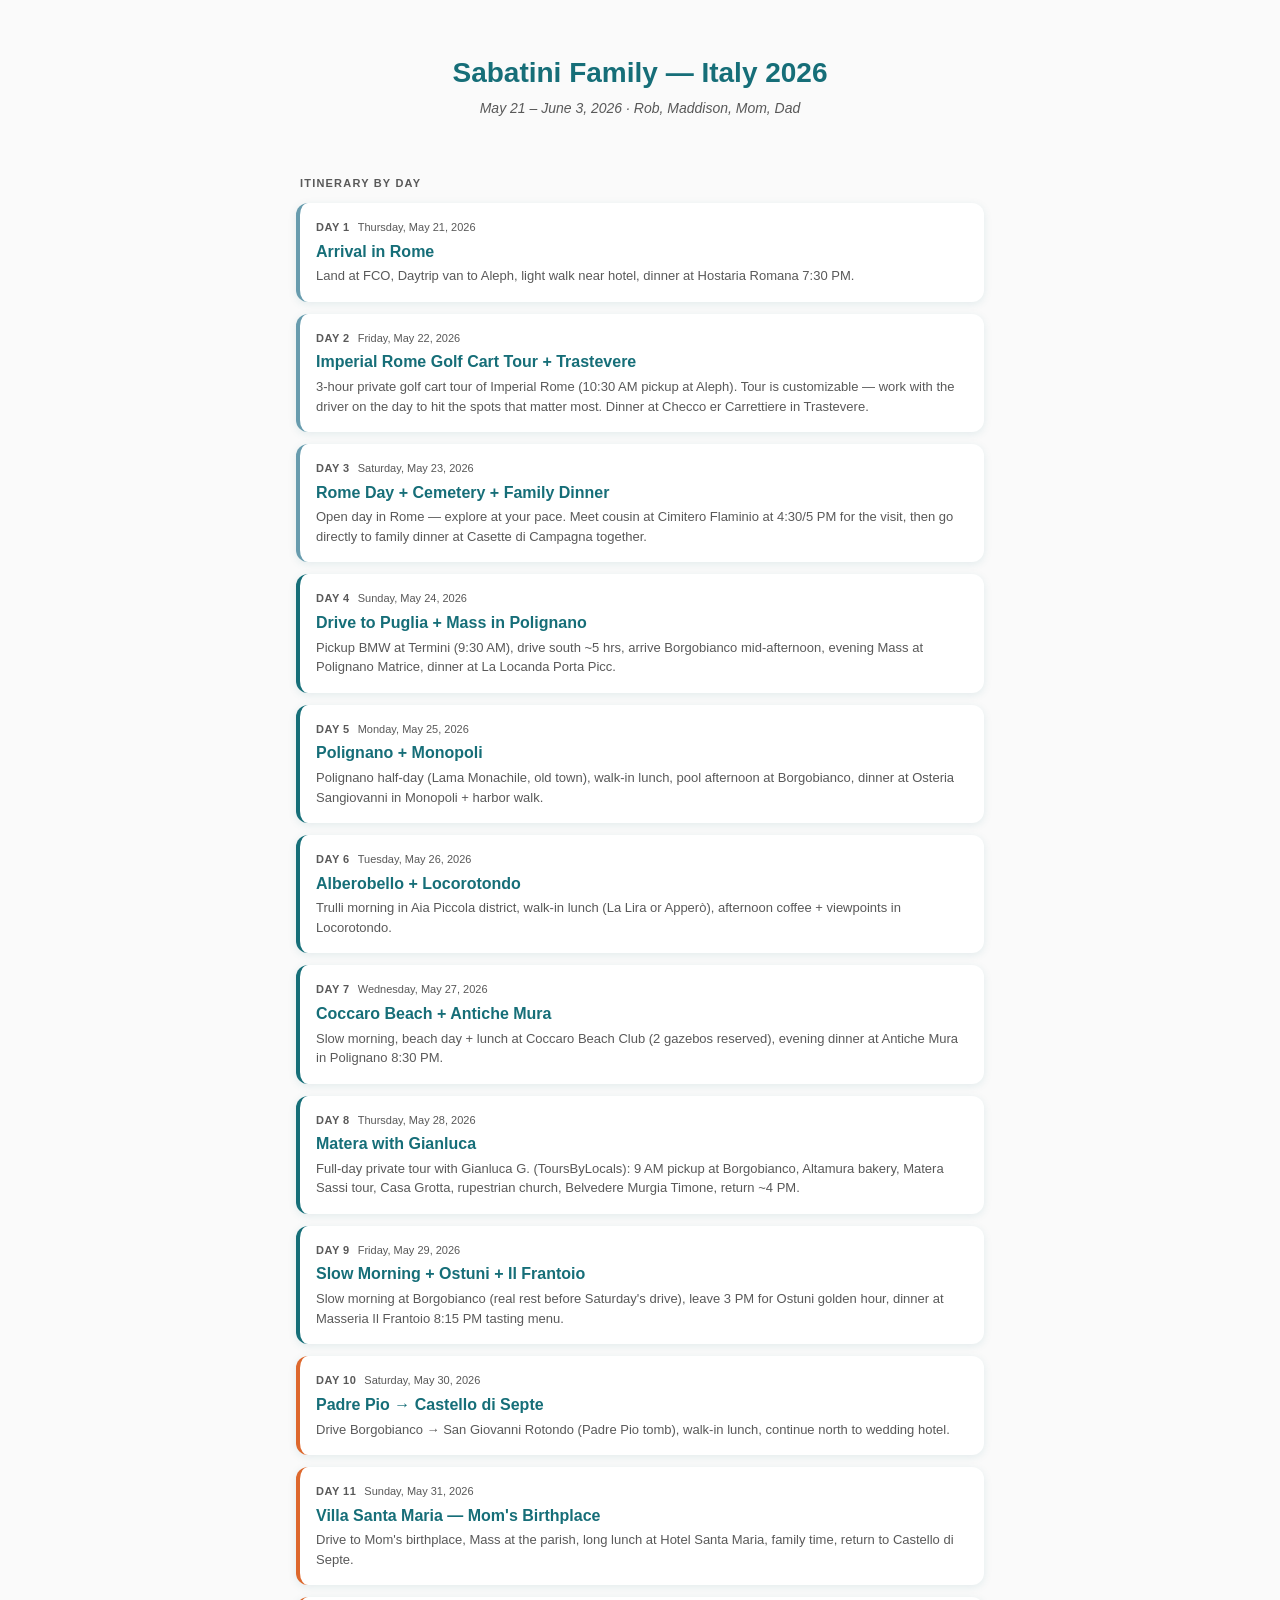
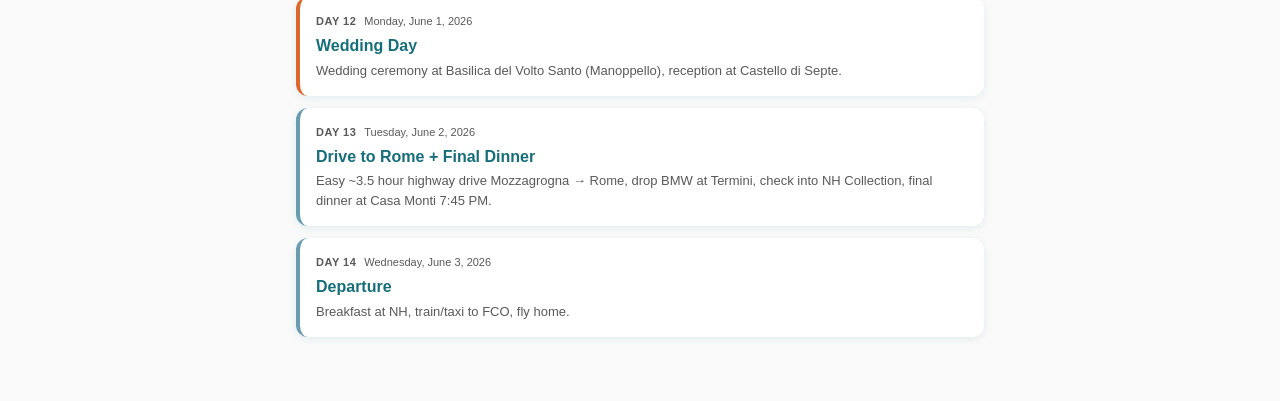
<file: index.html>
<!DOCTYPE html>
<html lang="en">
<head>
<meta charset="UTF-8">
<meta name="viewport" content="width=device-width, initial-scale=1.0, maximum-scale=5.0">
<title>Sabatini Family — Italy 2026</title>
<link rel="stylesheet" href="css/styles.css">
</head>
<body>

<main class="cover">
  <header class="cover-header">
    <h1>Sabatini Family — Italy 2026</h1>
    <p class="subtitle">May 21 – June 3, 2026 · Rob, Maddison, Mom, Dad</p>
  </header>
  
  <div class="cover-section-title">Itinerary by Day</div>
  
  <div class="day-grid">
    
        <a class="day-card region-rome" href="days/day-01.html">
          <div class="day-card-top">
            <span class="day-card-num">Day 1</span>
            <span class="day-card-date">Thursday, May 21, 2026</span>
          </div>
          <h2 class="day-card-title">Arrival in Rome</h2>
          <p class="day-card-summary">Land at FCO, Daytrip van to Aleph, light walk near hotel, dinner at Hostaria Romana 7:30 PM.</p>
        </a>
        
        <a class="day-card region-rome" href="days/day-02.html">
          <div class="day-card-top">
            <span class="day-card-num">Day 2</span>
            <span class="day-card-date">Friday, May 22, 2026</span>
          </div>
          <h2 class="day-card-title">Imperial Rome Golf Cart Tour + Trastevere</h2>
          <p class="day-card-summary">3-hour private golf cart tour of Imperial Rome (10:30 AM pickup at Aleph). Tour is customizable — work with the driver on the day to hit the spots that matter most. Dinner at Checco er Carrettiere in Trastevere.</p>
        </a>
        
        <a class="day-card region-rome" href="days/day-03.html">
          <div class="day-card-top">
            <span class="day-card-num">Day 3</span>
            <span class="day-card-date">Saturday, May 23, 2026</span>
          </div>
          <h2 class="day-card-title">Rome Day + Cemetery + Family Dinner</h2>
          <p class="day-card-summary">Open day in Rome — explore at your pace. Meet cousin at Cimitero Flaminio at 4:30/5 PM for the visit, then go directly to family dinner at Casette di Campagna together.</p>
        </a>
        
        <a class="day-card region-puglia" href="days/day-04.html">
          <div class="day-card-top">
            <span class="day-card-num">Day 4</span>
            <span class="day-card-date">Sunday, May 24, 2026</span>
          </div>
          <h2 class="day-card-title">Drive to Puglia + Mass in Polignano</h2>
          <p class="day-card-summary">Pickup BMW at Termini (9:30 AM), drive south ~5 hrs, arrive Borgobianco mid-afternoon, evening Mass at Polignano Matrice, dinner at La Locanda Porta Picc.</p>
        </a>
        
        <a class="day-card region-puglia" href="days/day-05.html">
          <div class="day-card-top">
            <span class="day-card-num">Day 5</span>
            <span class="day-card-date">Monday, May 25, 2026</span>
          </div>
          <h2 class="day-card-title">Polignano + Monopoli</h2>
          <p class="day-card-summary">Polignano half-day (Lama Monachile, old town), walk-in lunch, pool afternoon at Borgobianco, dinner at Osteria Sangiovanni in Monopoli + harbor walk.</p>
        </a>
        
        <a class="day-card region-puglia" href="days/day-06.html">
          <div class="day-card-top">
            <span class="day-card-num">Day 6</span>
            <span class="day-card-date">Tuesday, May 26, 2026</span>
          </div>
          <h2 class="day-card-title">Alberobello + Locorotondo</h2>
          <p class="day-card-summary">Trulli morning in Aia Piccola district, walk-in lunch (La Lira or Apperò), afternoon coffee + viewpoints in Locorotondo.</p>
        </a>
        
        <a class="day-card region-puglia" href="days/day-07.html">
          <div class="day-card-top">
            <span class="day-card-num">Day 7</span>
            <span class="day-card-date">Wednesday, May 27, 2026</span>
          </div>
          <h2 class="day-card-title">Coccaro Beach + Antiche Mura</h2>
          <p class="day-card-summary">Slow morning, beach day + lunch at Coccaro Beach Club (2 gazebos reserved), evening dinner at Antiche Mura in Polignano 8:30 PM.</p>
        </a>
        
        <a class="day-card region-puglia" href="days/day-08.html">
          <div class="day-card-top">
            <span class="day-card-num">Day 8</span>
            <span class="day-card-date">Thursday, May 28, 2026</span>
          </div>
          <h2 class="day-card-title">Matera with Gianluca</h2>
          <p class="day-card-summary">Full-day private tour with Gianluca G. (ToursByLocals): 9 AM pickup at Borgobianco, Altamura bakery, Matera Sassi tour, Casa Grotta, rupestrian church, Belvedere Murgia Timone, return ~4 PM.</p>
        </a>
        
        <a class="day-card region-puglia" href="days/day-09.html">
          <div class="day-card-top">
            <span class="day-card-num">Day 9</span>
            <span class="day-card-date">Friday, May 29, 2026</span>
          </div>
          <h2 class="day-card-title">Slow Morning + Ostuni + Il Frantoio</h2>
          <p class="day-card-summary">Slow morning at Borgobianco (real rest before Saturday&#x27;s drive), leave 3 PM for Ostuni golden hour, dinner at Masseria Il Frantoio 8:15 PM tasting menu.</p>
        </a>
        
        <a class="day-card region-wedding" href="days/day-10.html">
          <div class="day-card-top">
            <span class="day-card-num">Day 10</span>
            <span class="day-card-date">Saturday, May 30, 2026</span>
          </div>
          <h2 class="day-card-title">Padre Pio → Castello di Septe</h2>
          <p class="day-card-summary">Drive Borgobianco → San Giovanni Rotondo (Padre Pio tomb), walk-in lunch, continue north to wedding hotel.</p>
        </a>
        
        <a class="day-card region-wedding" href="days/day-11.html">
          <div class="day-card-top">
            <span class="day-card-num">Day 11</span>
            <span class="day-card-date">Sunday, May 31, 2026</span>
          </div>
          <h2 class="day-card-title">Villa Santa Maria — Mom&#x27;s Birthplace</h2>
          <p class="day-card-summary">Drive to Mom&#x27;s birthplace, Mass at the parish, long lunch at Hotel Santa Maria, family time, return to Castello di Septe.</p>
        </a>
        
        <a class="day-card region-wedding" href="days/day-12.html">
          <div class="day-card-top">
            <span class="day-card-num">Day 12</span>
            <span class="day-card-date">Monday, June 1, 2026</span>
          </div>
          <h2 class="day-card-title">Wedding Day</h2>
          <p class="day-card-summary">Wedding ceremony at Basilica del Volto Santo (Manoppello), reception at Castello di Septe.</p>
        </a>
        
        <a class="day-card region-rome" href="days/day-13.html">
          <div class="day-card-top">
            <span class="day-card-num">Day 13</span>
            <span class="day-card-date">Tuesday, June 2, 2026</span>
          </div>
          <h2 class="day-card-title">Drive to Rome + Final Dinner</h2>
          <p class="day-card-summary">Easy ~3.5 hour highway drive Mozzagrogna → Rome, drop BMW at Termini, check into NH Collection, final dinner at Casa Monti 7:45 PM.</p>
        </a>
        
        <a class="day-card region-rome" href="days/day-14.html">
          <div class="day-card-top">
            <span class="day-card-num">Day 14</span>
            <span class="day-card-date">Wednesday, June 3, 2026</span>
          </div>
          <h2 class="day-card-title">Departure</h2>
          <p class="day-card-summary">Breakfast at NH, train/taxi to FCO, fly home.</p>
        </a>
        
  </div>
</main>

</body>
</html>
</file>
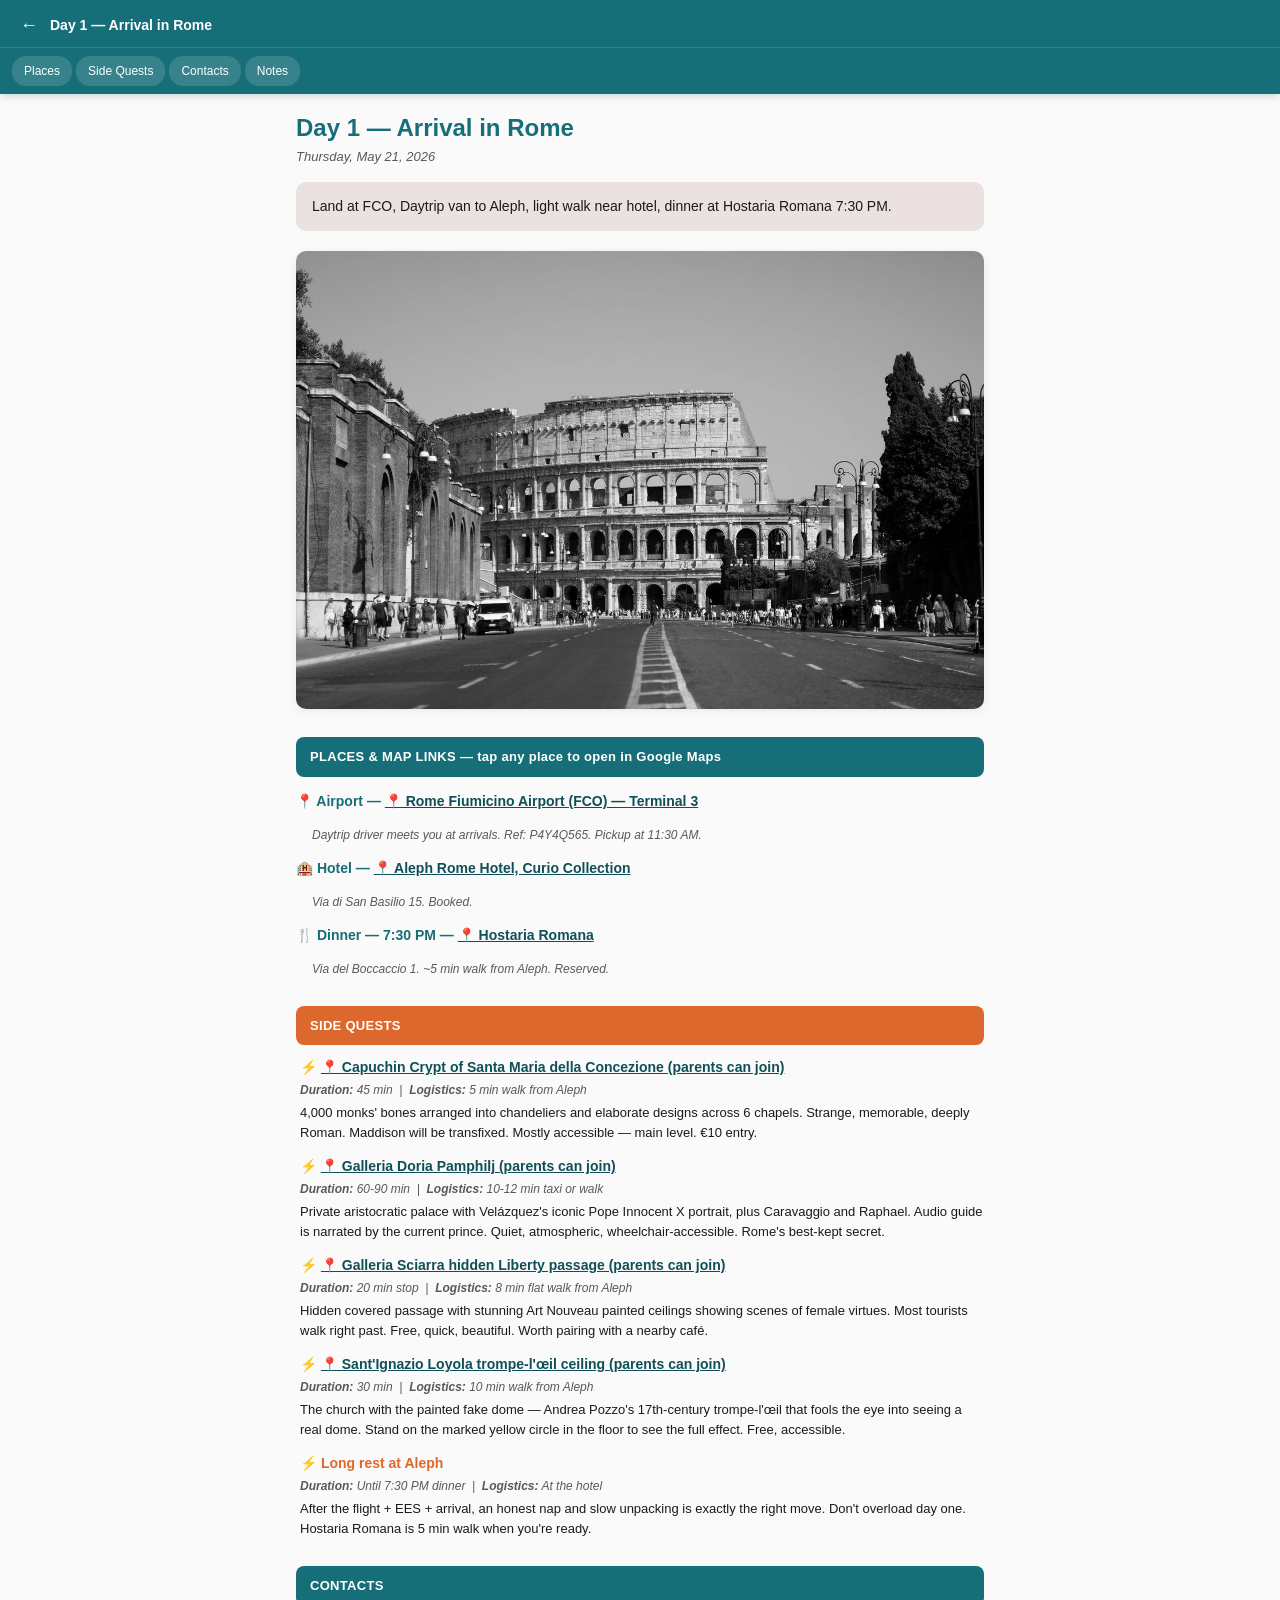
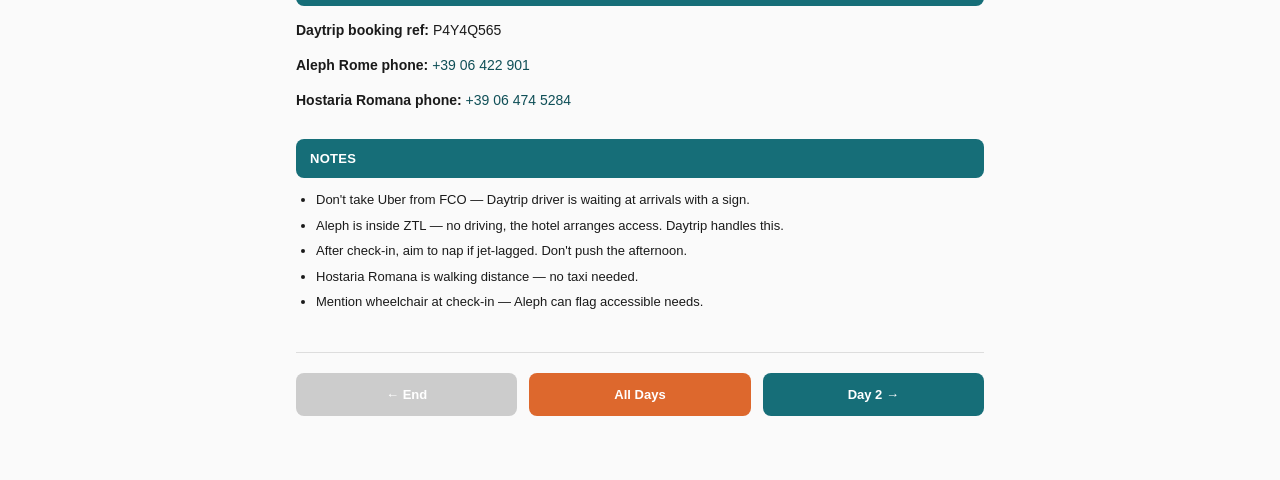
<file: days/day-01.html>
<!DOCTYPE html>
<html lang="en">
<head>
<meta charset="UTF-8">
<meta name="viewport" content="width=device-width, initial-scale=1.0, maximum-scale=5.0">
<title>Day 1 — Arrival in Rome</title>
<link rel="stylesheet" href="../css/styles.css">
</head>
<body>

<nav class="sticky-nav">
  <div class="sticky-nav-top">
    <a href="../index.html" class="sticky-nav-back">←</a>
    <span class="sticky-nav-title">Day 1 — Arrival in Rome</span>
  </div>
  <div class="sticky-nav-scroll">
    <a href="#places" class="sticky-nav-link">Places</a><a href="#sidequests" class="sticky-nav-link">Side Quests</a><a href="#contacts" class="sticky-nav-link">Contacts</a><a href="#notes" class="sticky-nav-link">Notes</a>
  </div>
</nav>

<main class="day-page">
  <h1 class="day-title">Day 1 — Arrival in Rome</h1>
  <p class="day-date">Thursday, May 21, 2026</p>
  
  <div class="summary-box">Land at FCO, Daytrip van to Aleph, light walk near hotel, dinner at Hostaria Romana 7:30 PM.</div>
  
  <div class="hero"><img src="../img/day01-hero.jpg" alt="Arrival in Rome"></div>
  
  
  
  <h2 class="section-header" id="places">PLACES & MAP LINKS — tap any place to open in Google Maps</h2>
  
        <div class="place-item">
          <p class="place-label">📍 Airport — <a href="https://www.google.com/maps/search/?api=1&amp;query=Rome+Fiumicino+Airport+Terminal+3" class="place-link" target="_blank" rel="noopener">📍 Rome Fiumicino Airport (FCO) — Terminal 3</a></p>
          <p class="place-note">Daytrip driver meets you at arrivals. Ref: P4Y4Q565. Pickup at 11:30 AM.</p>
        </div>
        
        <div class="place-item">
          <p class="place-label">🏨 Hotel — <a href="https://www.google.com/maps/search/?api=1&amp;query=Aleph+Rome+Hotel+Curio+Collection+by+Hilton" class="place-link" target="_blank" rel="noopener">📍 Aleph Rome Hotel, Curio Collection</a></p>
          <p class="place-note">Via di San Basilio 15. Booked.</p>
        </div>
        
        <div class="place-item">
          <p class="place-label">🍴 Dinner — 7:30 PM — <a href="https://www.google.com/maps/search/?api=1&amp;query=Hostaria+Romana+Via+del+Boccaccio+Rome" class="place-link" target="_blank" rel="noopener">📍 Hostaria Romana</a></p>
          <p class="place-note">Via del Boccaccio 1. ~5 min walk from Aleph. Reserved.</p>
        </div>
        
  
  
        <h2 class="section-header sidequest" id="sidequests">SIDE QUESTS</h2>
        
            <div class="sidequest-item">
              <p class="sidequest-name">⚡ <a href="https://www.google.com/maps/search/?api=1&amp;query=Capuchin+Crypt+Santa+Maria+della+Concezione+Rome" class="place-link" target="_blank" rel="noopener">📍 Capuchin Crypt of Santa Maria della Concezione (parents can join)</a></p>
              <p class="sidequest-meta"><strong>Duration:</strong> 45 min &nbsp;|&nbsp; <strong>Logistics:</strong> 5 min walk from Aleph</p>
              <p class="sidequest-desc">4,000 monks&#x27; bones arranged into chandeliers and elaborate designs across 6 chapels. Strange, memorable, deeply Roman. Maddison will be transfixed. Mostly accessible — main level. €10 entry.</p>
            </div>
            
            <div class="sidequest-item">
              <p class="sidequest-name">⚡ <a href="https://www.google.com/maps/search/?api=1&amp;query=Galleria+Doria+Pamphilj+Rome" class="place-link" target="_blank" rel="noopener">📍 Galleria Doria Pamphilj (parents can join)</a></p>
              <p class="sidequest-meta"><strong>Duration:</strong> 60-90 min &nbsp;|&nbsp; <strong>Logistics:</strong> 10-12 min taxi or walk</p>
              <p class="sidequest-desc">Private aristocratic palace with Velázquez&#x27;s iconic Pope Innocent X portrait, plus Caravaggio and Raphael. Audio guide is narrated by the current prince. Quiet, atmospheric, wheelchair-accessible. Rome&#x27;s best-kept secret.</p>
            </div>
            
            <div class="sidequest-item">
              <p class="sidequest-name">⚡ <a href="https://www.google.com/maps/search/?api=1&amp;query=Galleria+Sciarra+Rome" class="place-link" target="_blank" rel="noopener">📍 Galleria Sciarra hidden Liberty passage (parents can join)</a></p>
              <p class="sidequest-meta"><strong>Duration:</strong> 20 min stop &nbsp;|&nbsp; <strong>Logistics:</strong> 8 min flat walk from Aleph</p>
              <p class="sidequest-desc">Hidden covered passage with stunning Art Nouveau painted ceilings showing scenes of female virtues. Most tourists walk right past. Free, quick, beautiful. Worth pairing with a nearby café.</p>
            </div>
            
            <div class="sidequest-item">
              <p class="sidequest-name">⚡ <a href="https://www.google.com/maps/search/?api=1&amp;query=Sant%27Ignazio+di+Loyola+Rome" class="place-link" target="_blank" rel="noopener">📍 Sant&#x27;Ignazio Loyola trompe-l&#x27;œil ceiling (parents can join)</a></p>
              <p class="sidequest-meta"><strong>Duration:</strong> 30 min &nbsp;|&nbsp; <strong>Logistics:</strong> 10 min walk from Aleph</p>
              <p class="sidequest-desc">The church with the painted fake dome — Andrea Pozzo&#x27;s 17th-century trompe-l&#x27;œil that fools the eye into seeing a real dome. Stand on the marked yellow circle in the floor to see the full effect. Free, accessible.</p>
            </div>
            
            <div class="sidequest-item">
              <p class="sidequest-name">⚡ Long rest at Aleph</p>
              <p class="sidequest-meta"><strong>Duration:</strong> Until 7:30 PM dinner &nbsp;|&nbsp; <strong>Logistics:</strong> At the hotel</p>
              <p class="sidequest-desc">After the flight + EES + arrival, an honest nap and slow unpacking is exactly the right move. Don&#x27;t overload day one. Hostaria Romana is 5 min walk when you&#x27;re ready.</p>
            </div>
            
        
  
  
        <h2 class="section-header" id="contacts">CONTACTS</h2>
        <p class="contact-item"><span class="contact-label">Daytrip booking ref:</span> P4Y4Q565</p><p class="contact-item"><span class="contact-label">Aleph Rome phone:</span> <a href="tel:+3906422901">+39 06 422 901</a></p><p class="contact-item"><span class="contact-label">Hostaria Romana phone:</span> <a href="tel:+39064745284">+39 06 474 5284</a></p>
        
  
  
        <h2 class="section-header" id="notes">NOTES</h2>
        <ul class="notes-list"><li>Don&#x27;t take Uber from FCO — Daytrip driver is waiting at arrivals with a sign.</li><li>Aleph is inside ZTL — no driving, the hotel arranges access. Daytrip handles this.</li><li>After check-in, aim to nap if jet-lagged. Don&#x27;t push the afternoon.</li><li>Hostaria Romana is walking distance — no taxi needed.</li><li>Mention wheelchair at check-in — Aleph can flag accessible needs.</li></ul>
        
  
  <div class="day-nav-footer">
    <span class="day-nav-btn disabled">← End</span>
    <a class="day-nav-btn home" href="../index.html">All Days</a>
    <a class="day-nav-btn" href="day-02.html">Day 2 →</a>
  </div>
</main>

</body>
</html>
</file>
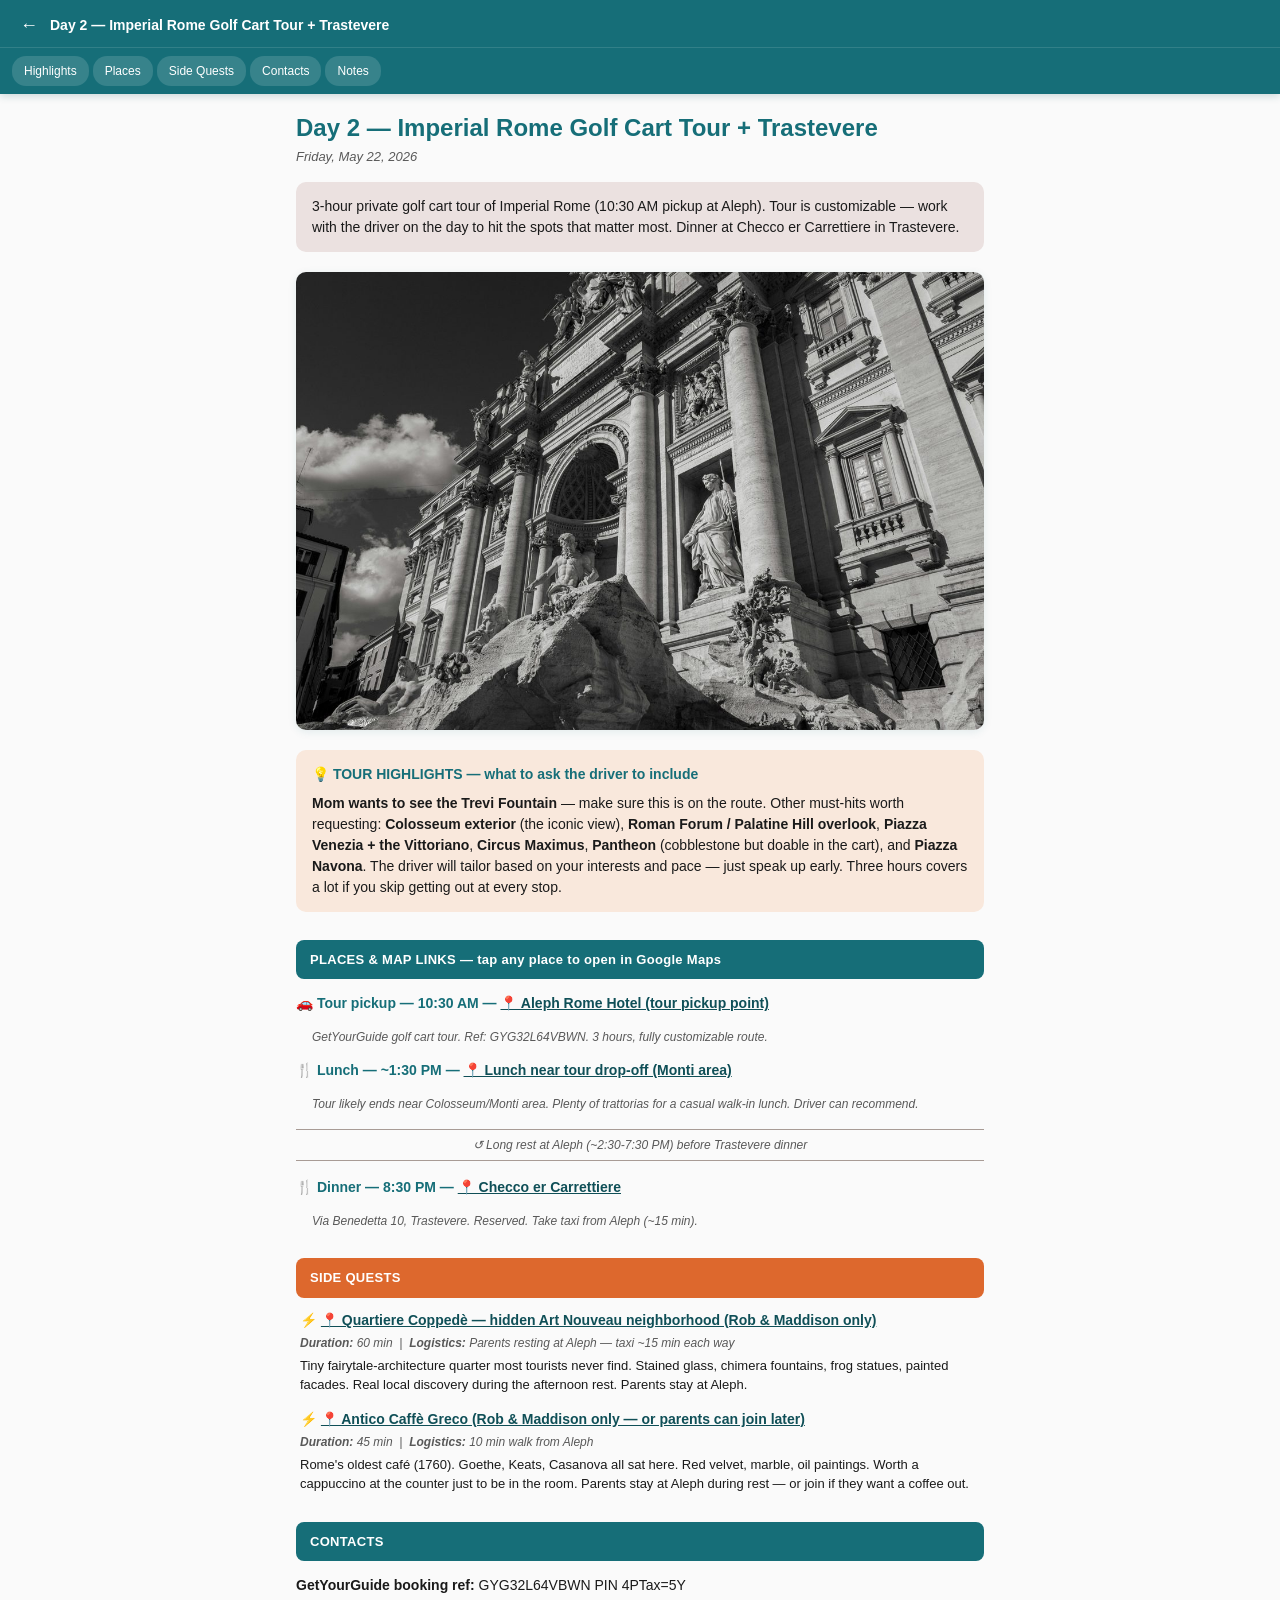
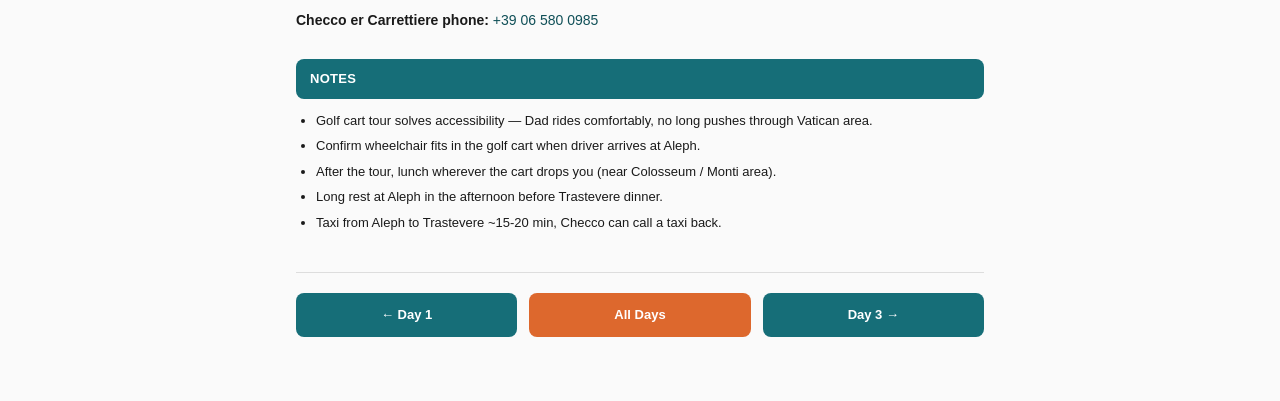
<file: days/day-02.html>
<!DOCTYPE html>
<html lang="en">
<head>
<meta charset="UTF-8">
<meta name="viewport" content="width=device-width, initial-scale=1.0, maximum-scale=5.0">
<title>Day 2 — Imperial Rome Golf Cart Tour + Trastevere</title>
<link rel="stylesheet" href="../css/styles.css">
</head>
<body>

<nav class="sticky-nav">
  <div class="sticky-nav-top">
    <a href="../index.html" class="sticky-nav-back">←</a>
    <span class="sticky-nav-title">Day 2 — Imperial Rome Golf Cart Tour + Trastevere</span>
  </div>
  <div class="sticky-nav-scroll">
    <a href="#highlights" class="sticky-nav-link">Highlights</a><a href="#places" class="sticky-nav-link">Places</a><a href="#sidequests" class="sticky-nav-link">Side Quests</a><a href="#contacts" class="sticky-nav-link">Contacts</a><a href="#notes" class="sticky-nav-link">Notes</a>
  </div>
</nav>

<main class="day-page">
  <h1 class="day-title">Day 2 — Imperial Rome Golf Cart Tour + Trastevere</h1>
  <p class="day-date">Friday, May 22, 2026</p>
  
  <div class="summary-box">3-hour private golf cart tour of Imperial Rome (10:30 AM pickup at Aleph). Tour is customizable — work with the driver on the day to hit the spots that matter most. Dinner at Checco er Carrettiere in Trastevere.</div>
  
  <div class="hero"><img src="../img/day02-hero.jpg" alt="Imperial Rome"></div>
  
  
        <div class="highlight-box" id="highlights">
          <p class="highlight-title">💡 TOUR HIGHLIGHTS — what to ask the driver to include</p>
          <div class="highlight-body"><b>Mom wants to see the Trevi Fountain</b> — make sure this is on the route. Other must-hits worth requesting: <b>Colosseum exterior</b> (the iconic view), <b>Roman Forum / Palatine Hill overlook</b>, <b>Piazza Venezia + the Vittoriano</b>, <b>Circus Maximus</b>, <b>Pantheon</b> (cobblestone but doable in the cart), and <b>Piazza Navona</b>. The driver will tailor based on your interests and pace — just speak up early. Three hours covers a lot if you skip getting out at every stop.</div>
        </div>
        
  
  <h2 class="section-header" id="places">PLACES & MAP LINKS — tap any place to open in Google Maps</h2>
  
        <div class="place-item">
          <p class="place-label">🚗 Tour pickup — 10:30 AM — <a href="https://www.google.com/maps/search/?api=1&amp;query=Aleph+Rome+Hotel+Via+di+San+Basilio" class="place-link" target="_blank" rel="noopener">📍 Aleph Rome Hotel (tour pickup point)</a></p>
          <p class="place-note">GetYourGuide golf cart tour. Ref: GYG32L64VBWN. 3 hours, fully customizable route.</p>
        </div>
        
        <div class="place-item">
          <p class="place-label">🍴 Lunch — ~1:30 PM — <a href="https://www.google.com/maps/search/?api=1&amp;query=Monti+Rome+neighborhood+lunch" class="place-link" target="_blank" rel="noopener">📍 Lunch near tour drop-off (Monti area)</a></p>
          <p class="place-note">Tour likely ends near Colosseum/Monti area. Plenty of trattorias for a casual walk-in lunch. Driver can recommend.</p>
        </div>
        <div class="break-divider">↺ Long rest at Aleph (~2:30-7:30 PM) before Trastevere dinner</div>
        <div class="place-item">
          <p class="place-label">🍴 Dinner — 8:30 PM — <a href="https://www.google.com/maps/search/?api=1&amp;query=Checco+er+Carrettiere+Via+Benedetta+Trastevere" class="place-link" target="_blank" rel="noopener">📍 Checco er Carrettiere</a></p>
          <p class="place-note">Via Benedetta 10, Trastevere. Reserved. Take taxi from Aleph (~15 min).</p>
        </div>
        
  
  
        <h2 class="section-header sidequest" id="sidequests">SIDE QUESTS</h2>
        
            <div class="sidequest-item">
              <p class="sidequest-name">⚡ <a href="https://www.google.com/maps/search/?api=1&amp;query=Quartiere+Copped%C3%A8+Rome" class="place-link" target="_blank" rel="noopener">📍 Quartiere Coppedè — hidden Art Nouveau neighborhood (Rob &amp; Maddison only)</a></p>
              <p class="sidequest-meta"><strong>Duration:</strong> 60 min &nbsp;|&nbsp; <strong>Logistics:</strong> Parents resting at Aleph — taxi ~15 min each way</p>
              <p class="sidequest-desc">Tiny fairytale-architecture quarter most tourists never find. Stained glass, chimera fountains, frog statues, painted facades. Real local discovery during the afternoon rest. Parents stay at Aleph.</p>
            </div>
            
            <div class="sidequest-item">
              <p class="sidequest-name">⚡ <a href="https://www.google.com/maps/search/?api=1&amp;query=Antico+Caff%C3%A8+Greco+Via+Condotti+Rome" class="place-link" target="_blank" rel="noopener">📍 Antico Caffè Greco (Rob &amp; Maddison only — or parents can join later)</a></p>
              <p class="sidequest-meta"><strong>Duration:</strong> 45 min &nbsp;|&nbsp; <strong>Logistics:</strong> 10 min walk from Aleph</p>
              <p class="sidequest-desc">Rome&#x27;s oldest café (1760). Goethe, Keats, Casanova all sat here. Red velvet, marble, oil paintings. Worth a cappuccino at the counter just to be in the room. Parents stay at Aleph during rest — or join if they want a coffee out.</p>
            </div>
            
        
  
  
        <h2 class="section-header" id="contacts">CONTACTS</h2>
        <p class="contact-item"><span class="contact-label">GetYourGuide booking ref:</span> GYG32L64VBWN PIN 4PTax=5Y</p><p class="contact-item"><span class="contact-label">Checco er Carrettiere phone:</span> <a href="tel:+39065800985">+39 06 580 0985</a></p>
        
  
  
        <h2 class="section-header" id="notes">NOTES</h2>
        <ul class="notes-list"><li>Golf cart tour solves accessibility — Dad rides comfortably, no long pushes through Vatican area.</li><li>Confirm wheelchair fits in the golf cart when driver arrives at Aleph.</li><li>After the tour, lunch wherever the cart drops you (near Colosseum / Monti area).</li><li>Long rest at Aleph in the afternoon before Trastevere dinner.</li><li>Taxi from Aleph to Trastevere ~15-20 min, Checco can call a taxi back.</li></ul>
        
  
  <div class="day-nav-footer">
    <a class="day-nav-btn" href="day-01.html">← Day 1</a>
    <a class="day-nav-btn home" href="../index.html">All Days</a>
    <a class="day-nav-btn" href="day-03.html">Day 3 →</a>
  </div>
</main>

</body>
</html>
</file>
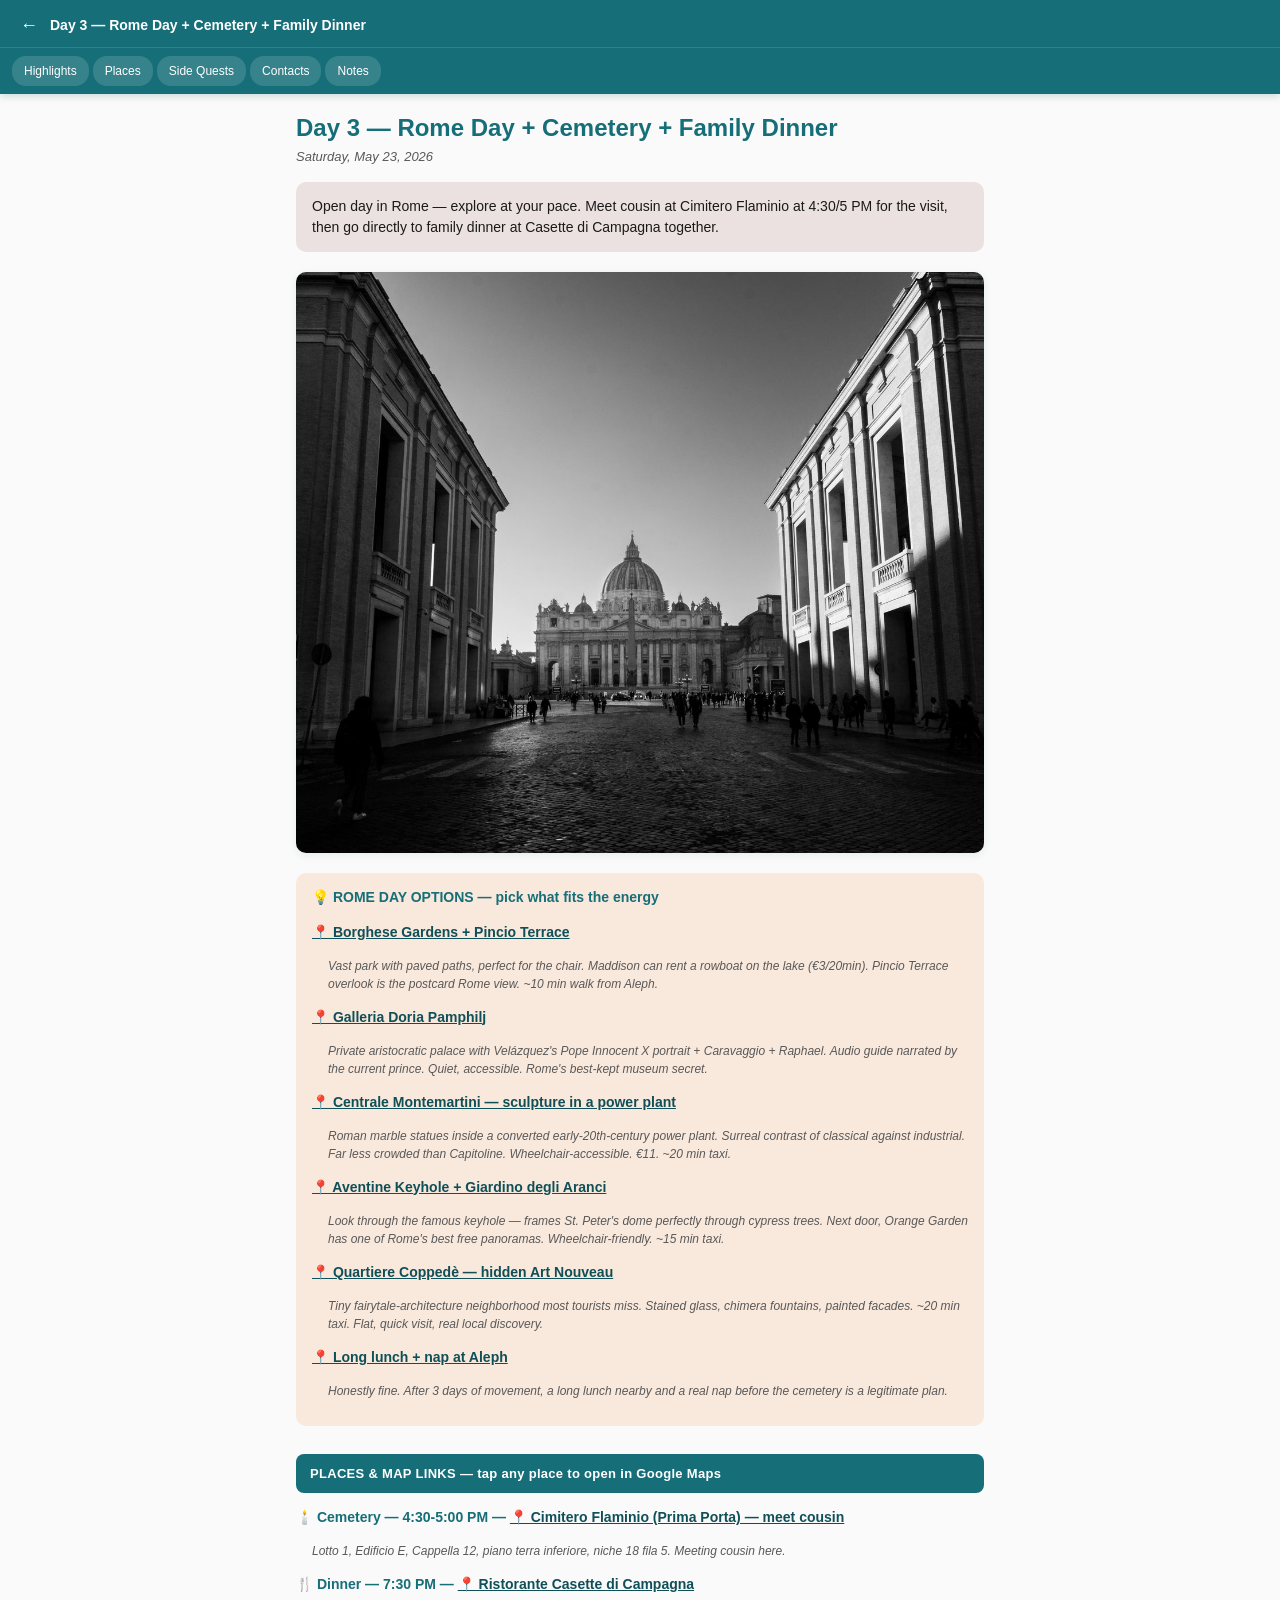
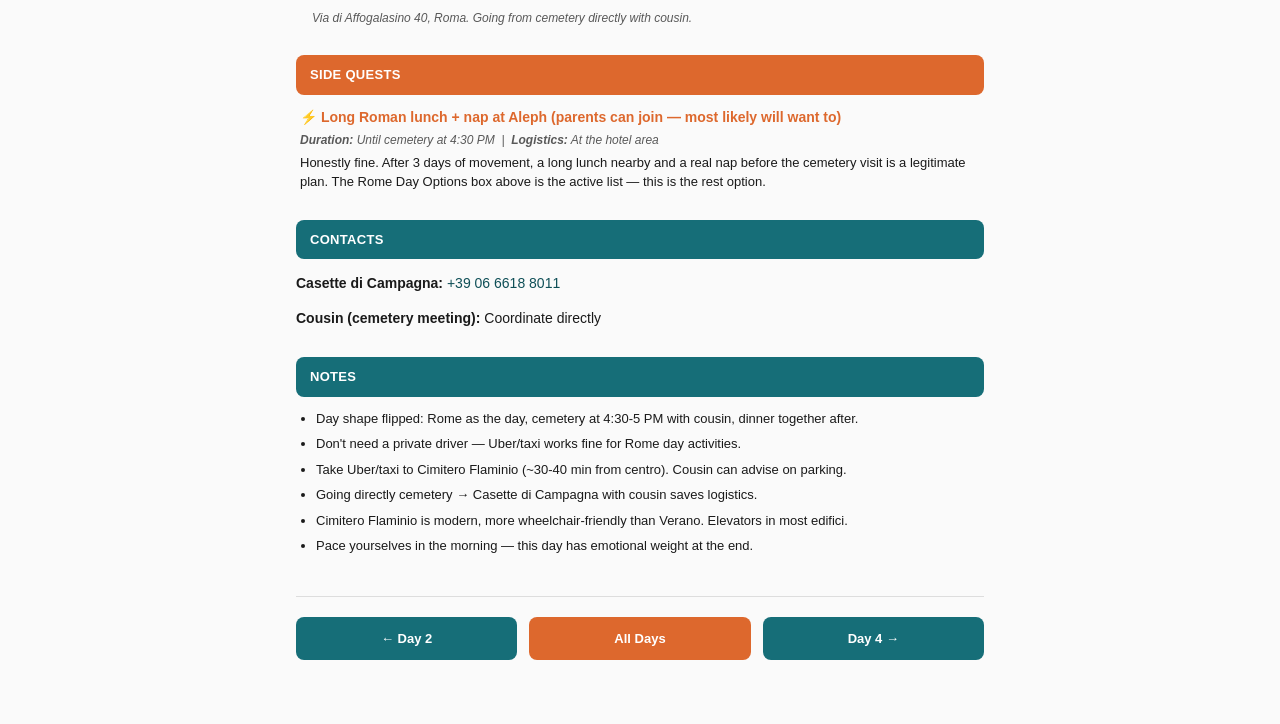
<file: days/day-03.html>
<!DOCTYPE html>
<html lang="en">
<head>
<meta charset="UTF-8">
<meta name="viewport" content="width=device-width, initial-scale=1.0, maximum-scale=5.0">
<title>Day 3 — Rome Day + Cemetery + Family Dinner</title>
<link rel="stylesheet" href="../css/styles.css">
</head>
<body>

<nav class="sticky-nav">
  <div class="sticky-nav-top">
    <a href="../index.html" class="sticky-nav-back">←</a>
    <span class="sticky-nav-title">Day 3 — Rome Day + Cemetery + Family Dinner</span>
  </div>
  <div class="sticky-nav-scroll">
    <a href="#highlights" class="sticky-nav-link">Highlights</a><a href="#places" class="sticky-nav-link">Places</a><a href="#sidequests" class="sticky-nav-link">Side Quests</a><a href="#contacts" class="sticky-nav-link">Contacts</a><a href="#notes" class="sticky-nav-link">Notes</a>
  </div>
</nav>

<main class="day-page">
  <h1 class="day-title">Day 3 — Rome Day + Cemetery + Family Dinner</h1>
  <p class="day-date">Saturday, May 23, 2026</p>
  
  <div class="summary-box">Open day in Rome — explore at your pace. Meet cousin at Cimitero Flaminio at 4:30/5 PM for the visit, then go directly to family dinner at Casette di Campagna together.</div>
  
  <div class="hero"><img src="../img/day03-hero.jpg" alt="Family Day in Rome"></div>
  
  
            <div class="highlight-box" id="highlights">
              <p class="highlight-title">💡 ROME DAY OPTIONS — pick what fits the energy</p>
              
            <div class="place-item">
              <p class="place-label"><a href="https://www.google.com/maps/search/?api=1&amp;query=Villa+Borghese+Roma" class="place-link" target="_blank" rel="noopener">📍 Borghese Gardens + Pincio Terrace</a></p>
              <p class="place-note">Vast park with paved paths, perfect for the chair. Maddison can rent a rowboat on the lake (€3/20min). Pincio Terrace overlook is the postcard Rome view. ~10 min walk from Aleph.</p>
            </div>
            
            <div class="place-item">
              <p class="place-label"><a href="https://www.google.com/maps/search/?api=1&amp;query=Galleria+Doria+Pamphilj+Roma" class="place-link" target="_blank" rel="noopener">📍 Galleria Doria Pamphilj</a></p>
              <p class="place-note">Private aristocratic palace with Velázquez&#x27;s Pope Innocent X portrait + Caravaggio + Raphael. Audio guide narrated by the current prince. Quiet, accessible. Rome&#x27;s best-kept museum secret.</p>
            </div>
            
            <div class="place-item">
              <p class="place-label"><a href="https://www.google.com/maps/search/?api=1&amp;query=Centrale+Montemartini+Roma" class="place-link" target="_blank" rel="noopener">📍 Centrale Montemartini — sculpture in a power plant</a></p>
              <p class="place-note">Roman marble statues inside a converted early-20th-century power plant. Surreal contrast of classical against industrial. Far less crowded than Capitoline. Wheelchair-accessible. €11. ~20 min taxi.</p>
            </div>
            
            <div class="place-item">
              <p class="place-label"><a href="https://www.google.com/maps/search/?api=1&amp;query=Aventine+Keyhole+Knights+of+Malta+Roma" class="place-link" target="_blank" rel="noopener">📍 Aventine Keyhole + Giardino degli Aranci</a></p>
              <p class="place-note">Look through the famous keyhole — frames St. Peter&#x27;s dome perfectly through cypress trees. Next door, Orange Garden has one of Rome&#x27;s best free panoramas. Wheelchair-friendly. ~15 min taxi.</p>
            </div>
            
            <div class="place-item">
              <p class="place-label"><a href="https://www.google.com/maps/search/?api=1&amp;query=Quartiere+Copped%C3%A8+Roma" class="place-link" target="_blank" rel="noopener">📍 Quartiere Coppedè — hidden Art Nouveau</a></p>
              <p class="place-note">Tiny fairytale-architecture neighborhood most tourists miss. Stained glass, chimera fountains, painted facades. ~20 min taxi. Flat, quick visit, real local discovery.</p>
            </div>
            
            <div class="place-item">
              <p class="place-label"><a href="https://www.google.com/maps/search/?api=1&amp;query=Aleph+Rome+Hotel" class="place-link" target="_blank" rel="noopener">📍 Long lunch + nap at Aleph</a></p>
              <p class="place-note">Honestly fine. After 3 days of movement, a long lunch nearby and a real nap before the cemetery is a legitimate plan.</p>
            </div>
            
            </div>
            
  
  <h2 class="section-header" id="places">PLACES & MAP LINKS — tap any place to open in Google Maps</h2>
  
        <div class="place-item">
          <p class="place-label">🕯️ Cemetery — 4:30-5:00 PM — <a href="https://www.google.com/maps/search/?api=1&amp;query=Cimitero+Flaminio+Prima+Porta+Roma" class="place-link" target="_blank" rel="noopener">📍 Cimitero Flaminio (Prima Porta) — meet cousin</a></p>
          <p class="place-note">Lotto 1, Edificio E, Cappella 12, piano terra inferiore, niche 18 fila 5. Meeting cousin here.</p>
        </div>
        
        <div class="place-item">
          <p class="place-label">🍴 Dinner — 7:30 PM — <a href="https://www.google.com/maps/search/?api=1&amp;query=Ristorante+Casette+di+Campagna+Via+di+Affogalasino+Roma" class="place-link" target="_blank" rel="noopener">📍 Ristorante Casette di Campagna</a></p>
          <p class="place-note">Via di Affogalasino 40, Roma. Going from cemetery directly with cousin.</p>
        </div>
        
  
  
        <h2 class="section-header sidequest" id="sidequests">SIDE QUESTS</h2>
        
            <div class="sidequest-item">
              <p class="sidequest-name">⚡ Long Roman lunch + nap at Aleph (parents can join — most likely will want to)</p>
              <p class="sidequest-meta"><strong>Duration:</strong> Until cemetery at 4:30 PM &nbsp;|&nbsp; <strong>Logistics:</strong> At the hotel area</p>
              <p class="sidequest-desc">Honestly fine. After 3 days of movement, a long lunch nearby and a real nap before the cemetery visit is a legitimate plan. The Rome Day Options box above is the active list — this is the rest option.</p>
            </div>
            
        
  
  
        <h2 class="section-header" id="contacts">CONTACTS</h2>
        <p class="contact-item"><span class="contact-label">Casette di Campagna:</span> <a href="tel:+390666188011">+39 06 6618 8011</a></p><p class="contact-item"><span class="contact-label">Cousin (cemetery meeting):</span> Coordinate directly</p>
        
  
  
        <h2 class="section-header" id="notes">NOTES</h2>
        <ul class="notes-list"><li>Day shape flipped: Rome as the day, cemetery at 4:30-5 PM with cousin, dinner together after.</li><li>Don&#x27;t need a private driver — Uber/taxi works fine for Rome day activities.</li><li>Take Uber/taxi to Cimitero Flaminio (~30-40 min from centro). Cousin can advise on parking.</li><li>Going directly cemetery → Casette di Campagna with cousin saves logistics.</li><li>Cimitero Flaminio is modern, more wheelchair-friendly than Verano. Elevators in most edifici.</li><li>Pace yourselves in the morning — this day has emotional weight at the end.</li></ul>
        
  
  <div class="day-nav-footer">
    <a class="day-nav-btn" href="day-02.html">← Day 2</a>
    <a class="day-nav-btn home" href="../index.html">All Days</a>
    <a class="day-nav-btn" href="day-04.html">Day 4 →</a>
  </div>
</main>

</body>
</html>
</file>
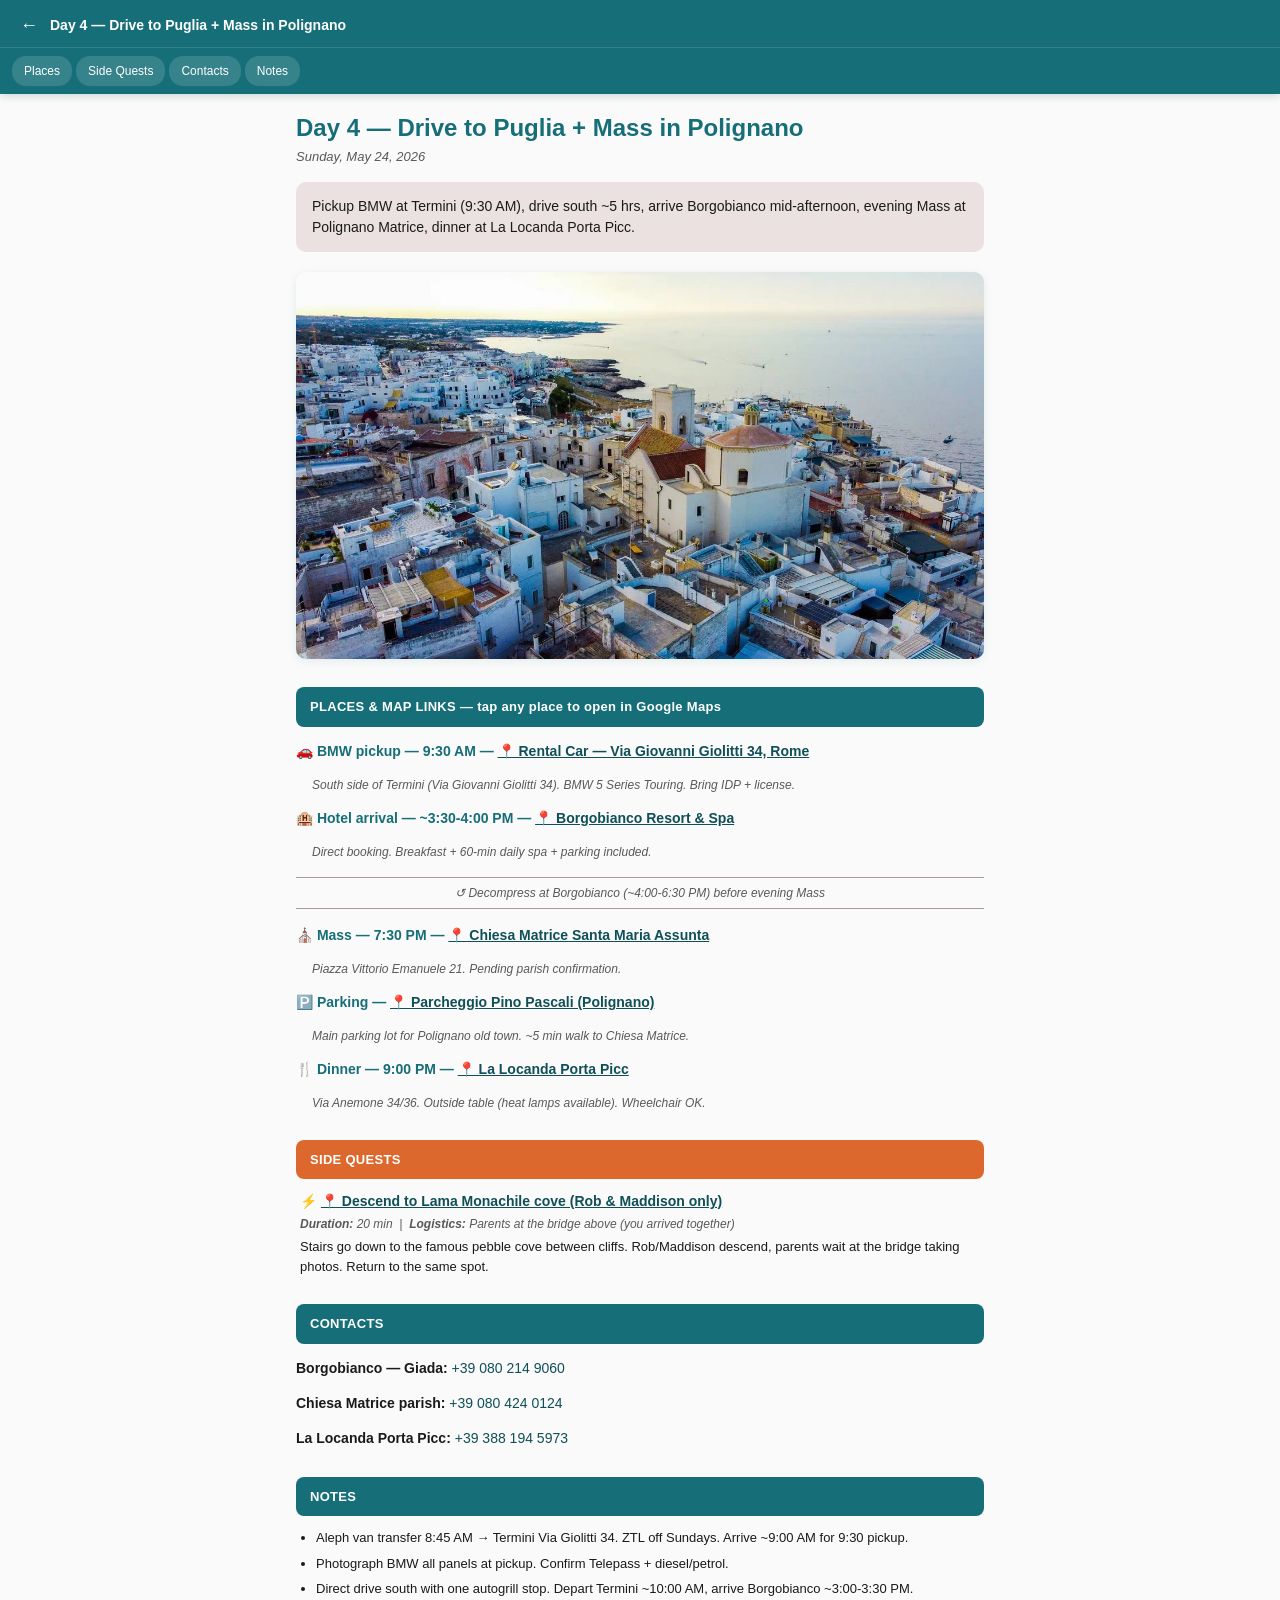
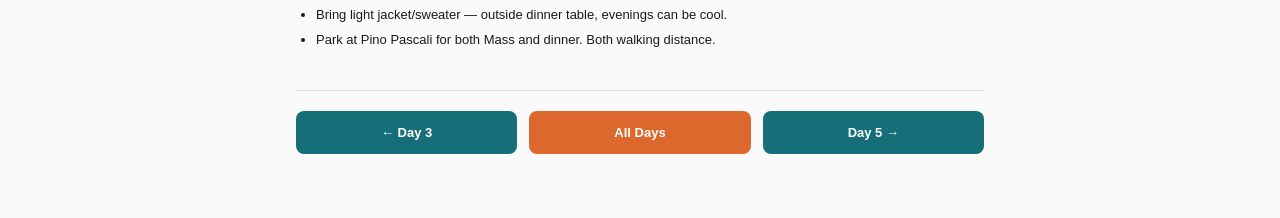
<file: days/day-04.html>
<!DOCTYPE html>
<html lang="en">
<head>
<meta charset="UTF-8">
<meta name="viewport" content="width=device-width, initial-scale=1.0, maximum-scale=5.0">
<title>Day 4 — Drive to Puglia + Mass in Polignano</title>
<link rel="stylesheet" href="../css/styles.css">
</head>
<body>

<nav class="sticky-nav">
  <div class="sticky-nav-top">
    <a href="../index.html" class="sticky-nav-back">←</a>
    <span class="sticky-nav-title">Day 4 — Drive to Puglia + Mass in Polignano</span>
  </div>
  <div class="sticky-nav-scroll">
    <a href="#places" class="sticky-nav-link">Places</a><a href="#sidequests" class="sticky-nav-link">Side Quests</a><a href="#contacts" class="sticky-nav-link">Contacts</a><a href="#notes" class="sticky-nav-link">Notes</a>
  </div>
</nav>

<main class="day-page">
  <h1 class="day-title">Day 4 — Drive to Puglia + Mass in Polignano</h1>
  <p class="day-date">Sunday, May 24, 2026</p>
  
  <div class="summary-box">Pickup BMW at Termini (9:30 AM), drive south ~5 hrs, arrive Borgobianco mid-afternoon, evening Mass at Polignano Matrice, dinner at La Locanda Porta Picc.</div>
  
  <div class="hero"><img src="../img/day04-hero.jpg" alt="South to Puglia"></div>
  
  
  
  <h2 class="section-header" id="places">PLACES & MAP LINKS — tap any place to open in Google Maps</h2>
  
        <div class="place-item">
          <p class="place-label">🚗 BMW pickup — 9:30 AM — <a href="https://www.google.com/maps/search/?api=1&amp;query=Via+Giovanni+Giolitti+34+Roma" class="place-link" target="_blank" rel="noopener">📍 Rental Car — Via Giovanni Giolitti 34, Rome</a></p>
          <p class="place-note">South side of Termini (Via Giovanni Giolitti 34). BMW 5 Series Touring. Bring IDP + license.</p>
        </div>
        
        <div class="place-item">
          <p class="place-label">🏨 Hotel arrival — ~3:30-4:00 PM — <a href="https://www.google.com/maps/search/?api=1&amp;query=Borgobianco+Resort+Spa+Polignano+a+Mare" class="place-link" target="_blank" rel="noopener">📍 Borgobianco Resort &amp; Spa</a></p>
          <p class="place-note">Direct booking. Breakfast + 60-min daily spa + parking included.</p>
        </div>
        <div class="break-divider">↺ Decompress at Borgobianco (~4:00-6:30 PM) before evening Mass</div>
        <div class="place-item">
          <p class="place-label">⛪ Mass — 7:30 PM — <a href="https://www.google.com/maps/search/?api=1&amp;query=Chiesa+Matrice+Santa+Maria+Assunta+Polignano+a+Mare" class="place-link" target="_blank" rel="noopener">📍 Chiesa Matrice Santa Maria Assunta</a></p>
          <p class="place-note">Piazza Vittorio Emanuele 21. Pending parish confirmation.</p>
        </div>
        
        <div class="place-item">
          <p class="place-label">🅿️ Parking — <a href="https://www.google.com/maps/search/?api=1&amp;query=Parcheggio+Pino+Pascali+Polignano+a+Mare" class="place-link" target="_blank" rel="noopener">📍 Parcheggio Pino Pascali (Polignano)</a></p>
          <p class="place-note">Main parking lot for Polignano old town. ~5 min walk to Chiesa Matrice.</p>
        </div>
        
        <div class="place-item">
          <p class="place-label">🍴 Dinner — 9:00 PM — <a href="https://www.google.com/maps/search/?api=1&amp;query=La+Locanda+Porta+Picc+Polignano+a+Mare" class="place-link" target="_blank" rel="noopener">📍 La Locanda Porta Picc</a></p>
          <p class="place-note">Via Anemone 34/36. Outside table (heat lamps available). Wheelchair OK.</p>
        </div>
        
  
  
        <h2 class="section-header sidequest" id="sidequests">SIDE QUESTS</h2>
        
            <div class="sidequest-item">
              <p class="sidequest-name">⚡ <a href="https://www.google.com/maps/search/?api=1&amp;query=Lama+Monachile+Polignano+a+Mare" class="place-link" target="_blank" rel="noopener">📍 Descend to Lama Monachile cove (Rob &amp; Maddison only)</a></p>
              <p class="sidequest-meta"><strong>Duration:</strong> 20 min &nbsp;|&nbsp; <strong>Logistics:</strong> Parents at the bridge above (you arrived together)</p>
              <p class="sidequest-desc">Stairs go down to the famous pebble cove between cliffs. Rob/Maddison descend, parents wait at the bridge taking photos. Return to the same spot.</p>
            </div>
            
        
  
  
        <h2 class="section-header" id="contacts">CONTACTS</h2>
        <p class="contact-item"><span class="contact-label">Borgobianco — Giada:</span> <a href="tel:+390802149060">+39 080 214 9060</a></p><p class="contact-item"><span class="contact-label">Chiesa Matrice parish:</span> <a href="tel:+390804240124">+39 080 424 0124</a></p><p class="contact-item"><span class="contact-label">La Locanda Porta Picc:</span> <a href="tel:+393881945973">+39 388 194 5973</a></p>
        
  
  
        <h2 class="section-header" id="notes">NOTES</h2>
        <ul class="notes-list"><li>Aleph van transfer 8:45 AM → Termini Via Giolitti 34. ZTL off Sundays. Arrive ~9:00 AM for 9:30 pickup.</li><li>Photograph BMW all panels at pickup. Confirm Telepass + diesel/petrol.</li><li>Direct drive south with one autogrill stop. Depart Termini ~10:00 AM, arrive Borgobianco ~3:00-3:30 PM.</li><li>Bring light jacket/sweater — outside dinner table, evenings can be cool.</li><li>Park at Pino Pascali for both Mass and dinner. Both walking distance.</li></ul>
        
  
  <div class="day-nav-footer">
    <a class="day-nav-btn" href="day-03.html">← Day 3</a>
    <a class="day-nav-btn home" href="../index.html">All Days</a>
    <a class="day-nav-btn" href="day-05.html">Day 5 →</a>
  </div>
</main>

</body>
</html>
</file>
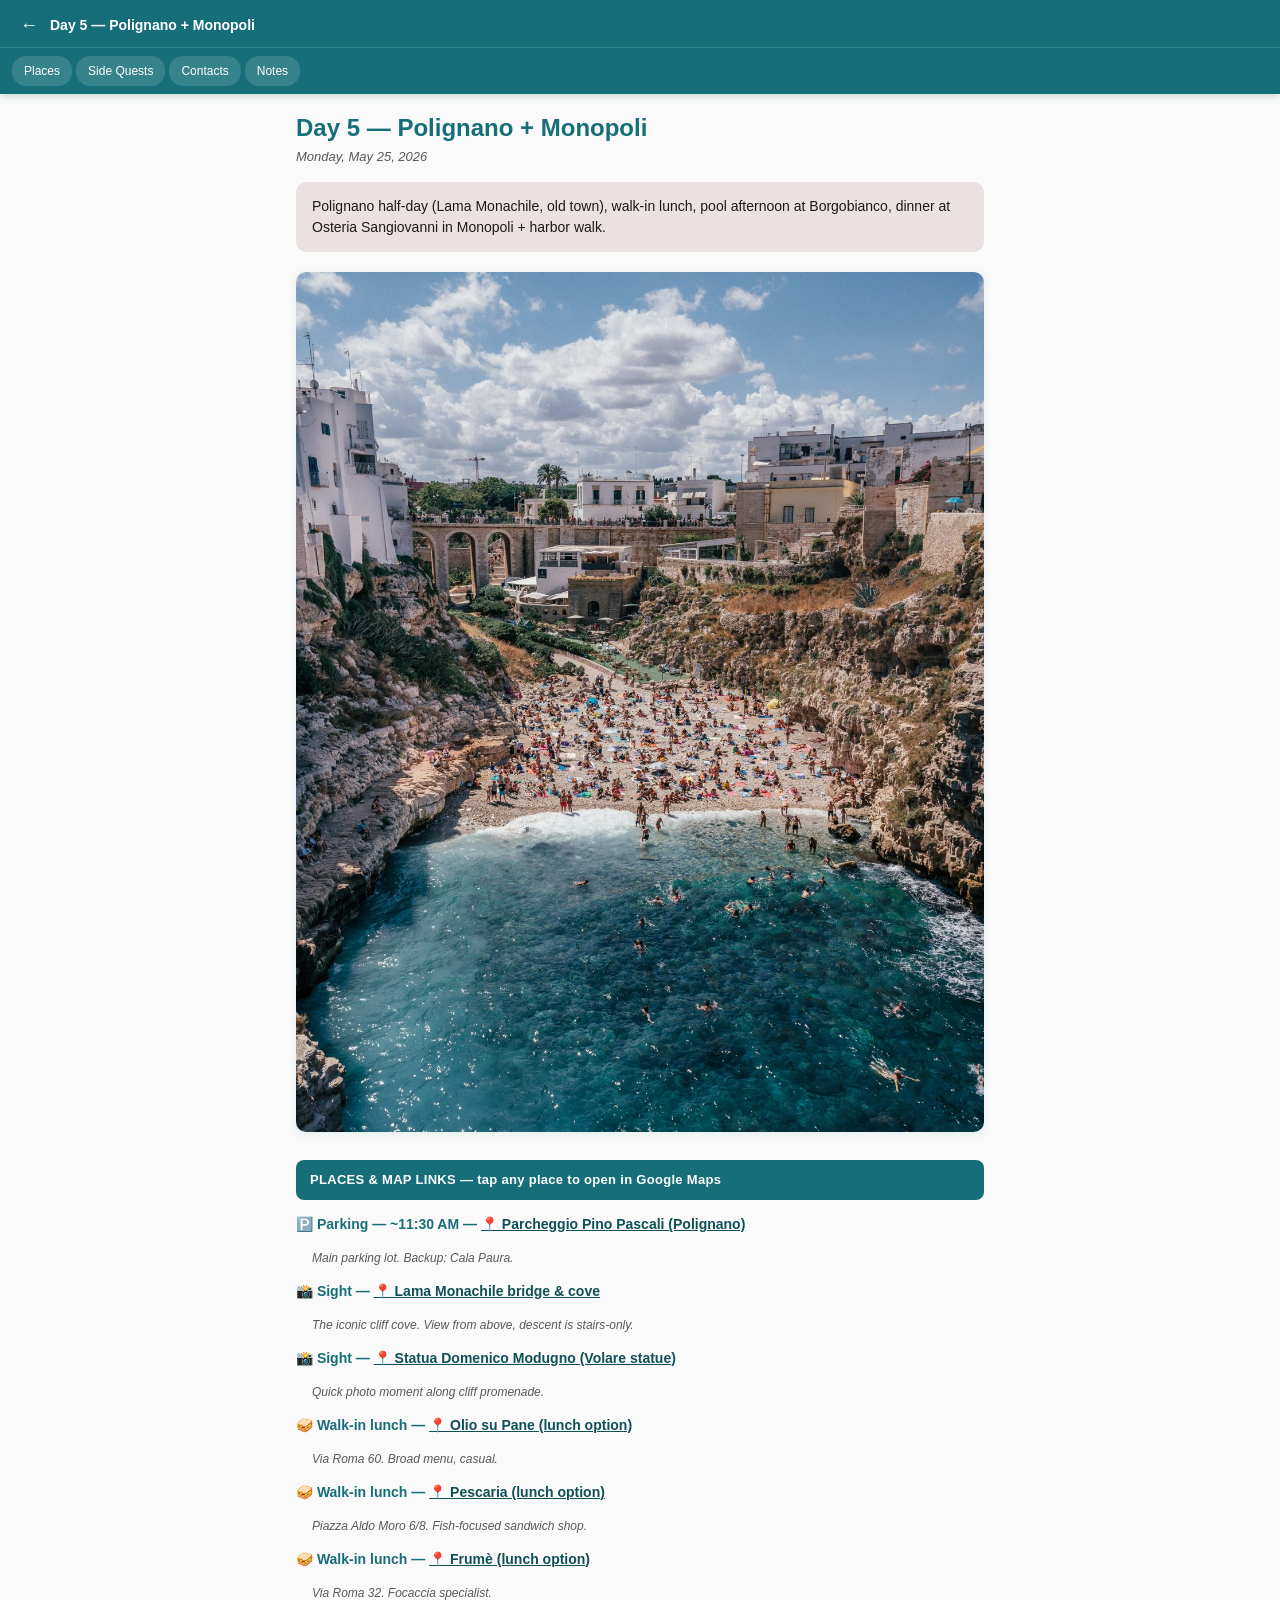
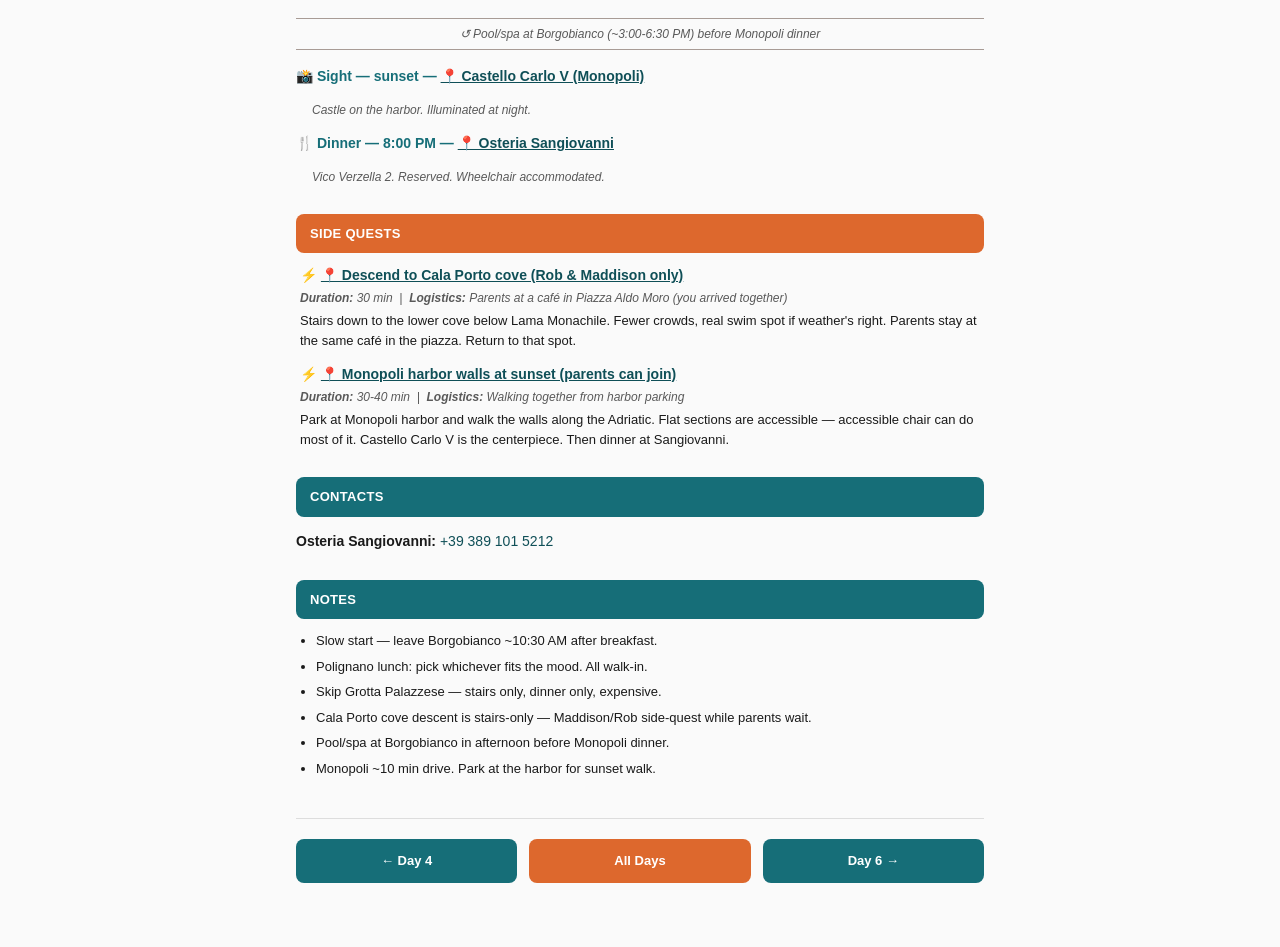
<file: days/day-05.html>
<!DOCTYPE html>
<html lang="en">
<head>
<meta charset="UTF-8">
<meta name="viewport" content="width=device-width, initial-scale=1.0, maximum-scale=5.0">
<title>Day 5 — Polignano + Monopoli</title>
<link rel="stylesheet" href="../css/styles.css">
</head>
<body>

<nav class="sticky-nav">
  <div class="sticky-nav-top">
    <a href="../index.html" class="sticky-nav-back">←</a>
    <span class="sticky-nav-title">Day 5 — Polignano + Monopoli</span>
  </div>
  <div class="sticky-nav-scroll">
    <a href="#places" class="sticky-nav-link">Places</a><a href="#sidequests" class="sticky-nav-link">Side Quests</a><a href="#contacts" class="sticky-nav-link">Contacts</a><a href="#notes" class="sticky-nav-link">Notes</a>
  </div>
</nav>

<main class="day-page">
  <h1 class="day-title">Day 5 — Polignano + Monopoli</h1>
  <p class="day-date">Monday, May 25, 2026</p>
  
  <div class="summary-box">Polignano half-day (Lama Monachile, old town), walk-in lunch, pool afternoon at Borgobianco, dinner at Osteria Sangiovanni in Monopoli + harbor walk.</div>
  
  <div class="hero"><img src="../img/day05-hero.jpg" alt="Polignano &amp; Monopoli"></div>
  
  
  
  <h2 class="section-header" id="places">PLACES & MAP LINKS — tap any place to open in Google Maps</h2>
  
        <div class="place-item">
          <p class="place-label">🅿️ Parking — ~11:30 AM — <a href="https://www.google.com/maps/search/?api=1&amp;query=Parcheggio+Pino+Pascali+Polignano+a+Mare" class="place-link" target="_blank" rel="noopener">📍 Parcheggio Pino Pascali (Polignano)</a></p>
          <p class="place-note">Main parking lot. Backup: Cala Paura.</p>
        </div>
        
        <div class="place-item">
          <p class="place-label">📸 Sight — <a href="https://www.google.com/maps/search/?api=1&amp;query=Lama+Monachile+Polignano+a+Mare" class="place-link" target="_blank" rel="noopener">📍 Lama Monachile bridge &amp; cove</a></p>
          <p class="place-note">The iconic cliff cove. View from above, descent is stairs-only.</p>
        </div>
        
        <div class="place-item">
          <p class="place-label">📸 Sight — <a href="https://www.google.com/maps/search/?api=1&amp;query=Statua+Domenico+Modugno+Polignano+a+Mare" class="place-link" target="_blank" rel="noopener">📍 Statua Domenico Modugno (Volare statue)</a></p>
          <p class="place-note">Quick photo moment along cliff promenade.</p>
        </div>
        
        <div class="place-item">
          <p class="place-label">🥪 Walk-in lunch — <a href="https://www.google.com/maps/search/?api=1&amp;query=Olio+su+Pane+Polignano+a+Mare" class="place-link" target="_blank" rel="noopener">📍 Olio su Pane (lunch option)</a></p>
          <p class="place-note">Via Roma 60. Broad menu, casual.</p>
        </div>
        
        <div class="place-item">
          <p class="place-label">🥪 Walk-in lunch — <a href="https://www.google.com/maps/search/?api=1&amp;query=Pescaria+Polignano+a+Mare" class="place-link" target="_blank" rel="noopener">📍 Pescaria (lunch option)</a></p>
          <p class="place-note">Piazza Aldo Moro 6/8. Fish-focused sandwich shop.</p>
        </div>
        
        <div class="place-item">
          <p class="place-label">🥪 Walk-in lunch — <a href="https://www.google.com/maps/search/?api=1&amp;query=Frum%C3%A8+Polignano+a+Mare" class="place-link" target="_blank" rel="noopener">📍 Frumè (lunch option)</a></p>
          <p class="place-note">Via Roma 32. Focaccia specialist.</p>
        </div>
        <div class="break-divider">↺ Pool/spa at Borgobianco (~3:00-6:30 PM) before Monopoli dinner</div>
        <div class="place-item">
          <p class="place-label">📸 Sight — sunset — <a href="https://www.google.com/maps/search/?api=1&amp;query=Castello+Carlo+V+Monopoli" class="place-link" target="_blank" rel="noopener">📍 Castello Carlo V (Monopoli)</a></p>
          <p class="place-note">Castle on the harbor. Illuminated at night.</p>
        </div>
        
        <div class="place-item">
          <p class="place-label">🍴 Dinner — 8:00 PM — <a href="https://www.google.com/maps/search/?api=1&amp;query=Osteria+Sangiovanni+Monopoli" class="place-link" target="_blank" rel="noopener">📍 Osteria Sangiovanni</a></p>
          <p class="place-note">Vico Verzella 2. Reserved. Wheelchair accommodated.</p>
        </div>
        
  
  
        <h2 class="section-header sidequest" id="sidequests">SIDE QUESTS</h2>
        
            <div class="sidequest-item">
              <p class="sidequest-name">⚡ <a href="https://www.google.com/maps/search/?api=1&amp;query=Cala+Porto+Polignano+a+Mare" class="place-link" target="_blank" rel="noopener">📍 Descend to Cala Porto cove (Rob &amp; Maddison only)</a></p>
              <p class="sidequest-meta"><strong>Duration:</strong> 30 min &nbsp;|&nbsp; <strong>Logistics:</strong> Parents at a café in Piazza Aldo Moro (you arrived together)</p>
              <p class="sidequest-desc">Stairs down to the lower cove below Lama Monachile. Fewer crowds, real swim spot if weather&#x27;s right. Parents stay at the same café in the piazza. Return to that spot.</p>
            </div>
            
            <div class="sidequest-item">
              <p class="sidequest-name">⚡ <a href="https://www.google.com/maps/search/?api=1&amp;query=Monopoli+harbor+old+town" class="place-link" target="_blank" rel="noopener">📍 Monopoli harbor walls at sunset (parents can join)</a></p>
              <p class="sidequest-meta"><strong>Duration:</strong> 30-40 min &nbsp;|&nbsp; <strong>Logistics:</strong> Walking together from harbor parking</p>
              <p class="sidequest-desc">Park at Monopoli harbor and walk the walls along the Adriatic. Flat sections are accessible — accessible chair can do most of it. Castello Carlo V is the centerpiece. Then dinner at Sangiovanni.</p>
            </div>
            
        
  
  
        <h2 class="section-header" id="contacts">CONTACTS</h2>
        <p class="contact-item"><span class="contact-label">Osteria Sangiovanni:</span> <a href="tel:+393891015212">+39 389 101 5212</a></p>
        
  
  
        <h2 class="section-header" id="notes">NOTES</h2>
        <ul class="notes-list"><li>Slow start — leave Borgobianco ~10:30 AM after breakfast.</li><li>Polignano lunch: pick whichever fits the mood. All walk-in.</li><li>Skip Grotta Palazzese — stairs only, dinner only, expensive.</li><li>Cala Porto cove descent is stairs-only — Maddison/Rob side-quest while parents wait.</li><li>Pool/spa at Borgobianco in afternoon before Monopoli dinner.</li><li>Monopoli ~10 min drive. Park at the harbor for sunset walk.</li></ul>
        
  
  <div class="day-nav-footer">
    <a class="day-nav-btn" href="day-04.html">← Day 4</a>
    <a class="day-nav-btn home" href="../index.html">All Days</a>
    <a class="day-nav-btn" href="day-06.html">Day 6 →</a>
  </div>
</main>

</body>
</html>
</file>
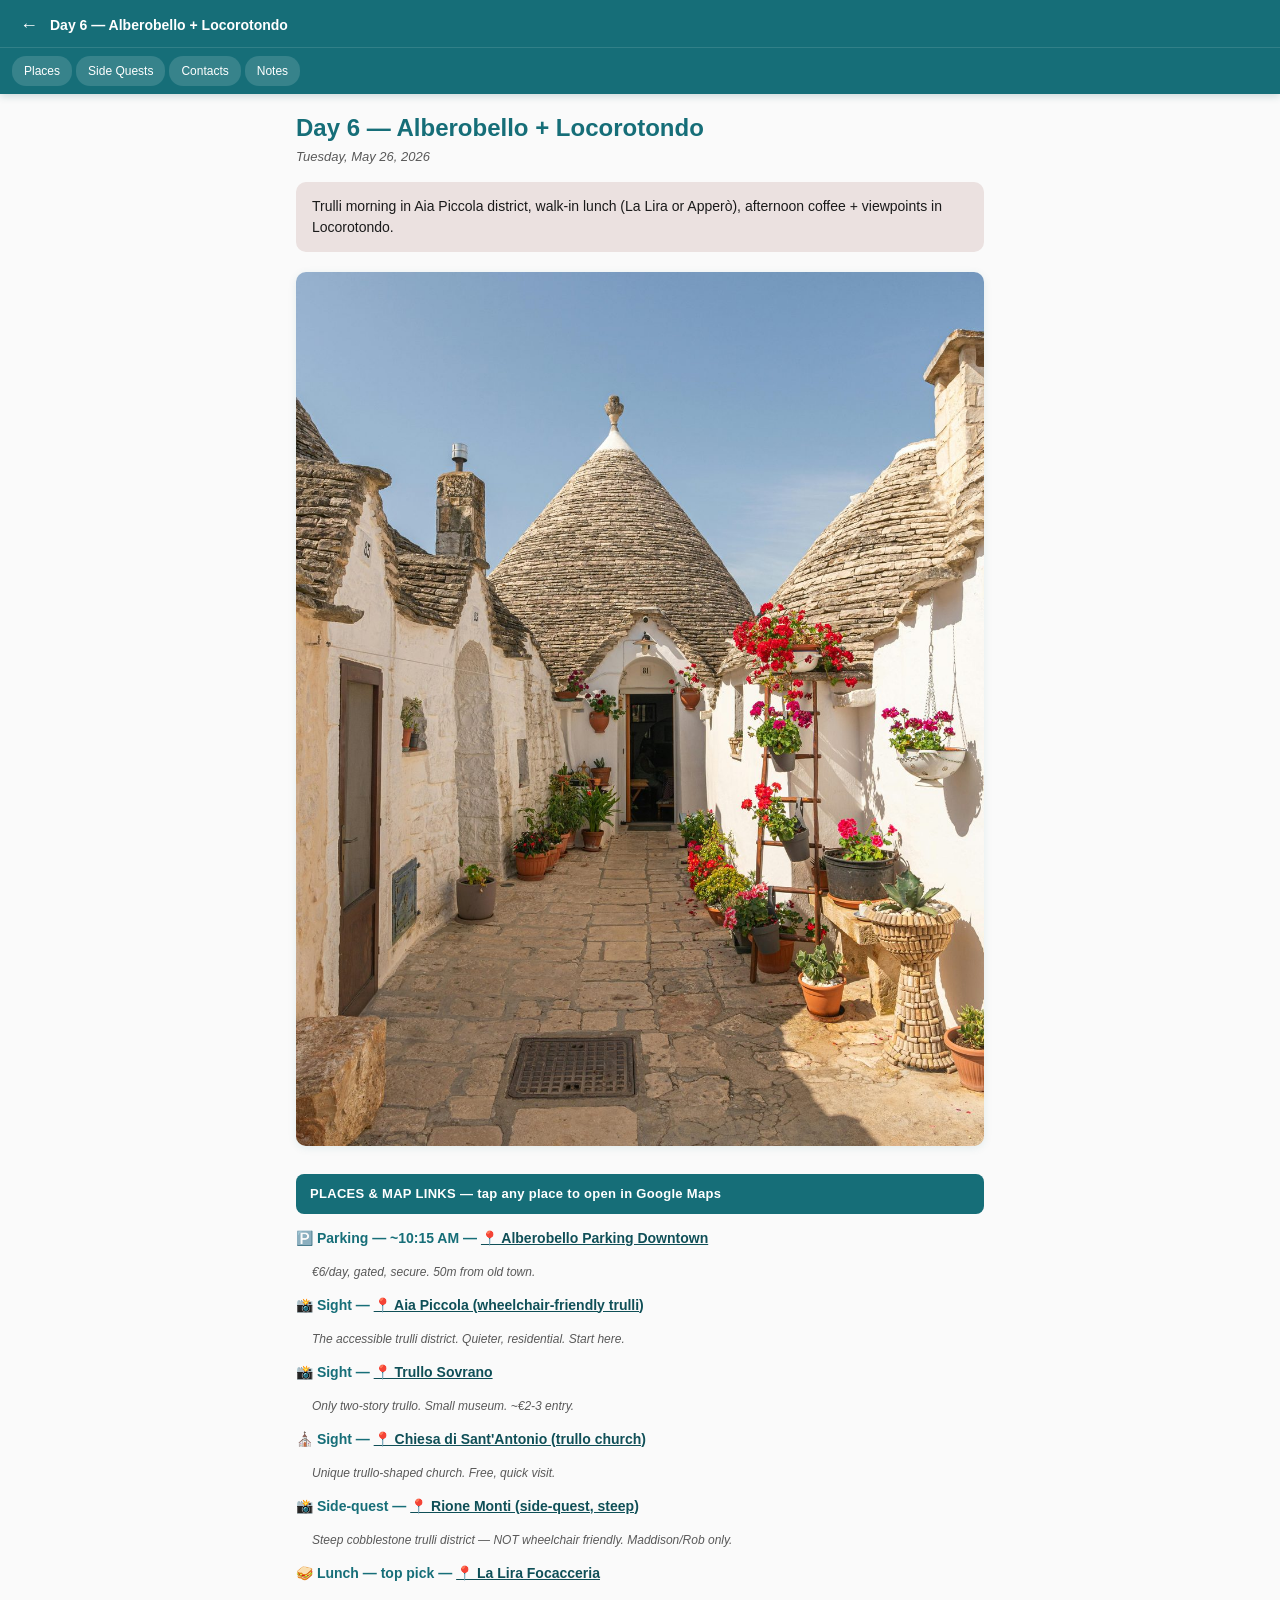
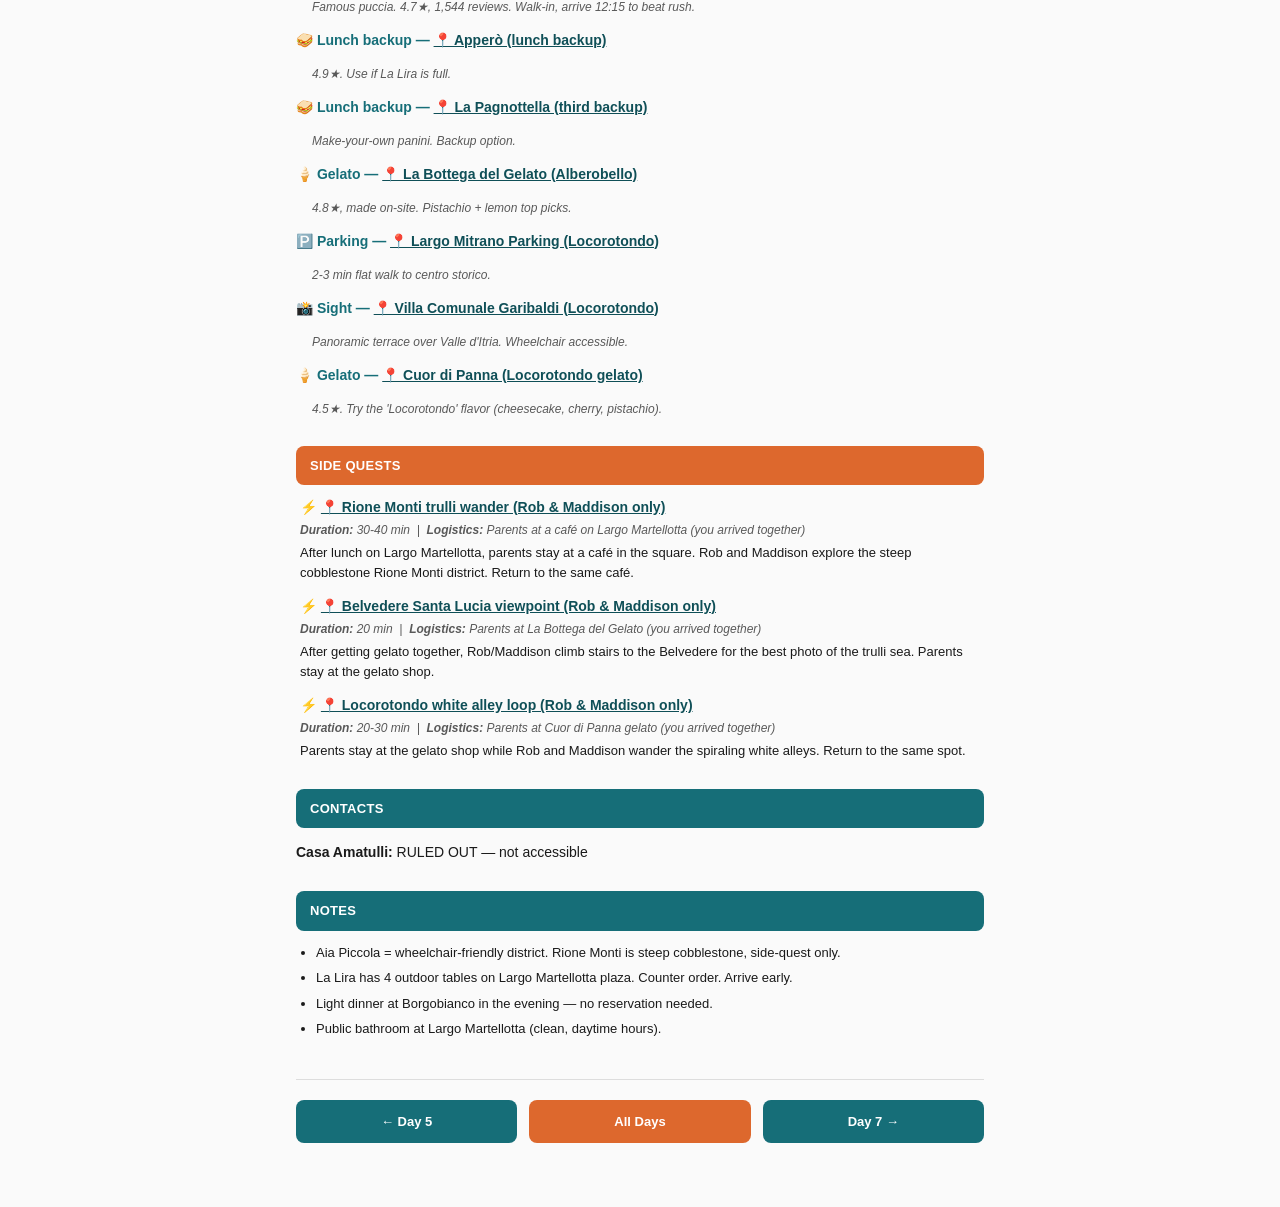
<file: days/day-06.html>
<!DOCTYPE html>
<html lang="en">
<head>
<meta charset="UTF-8">
<meta name="viewport" content="width=device-width, initial-scale=1.0, maximum-scale=5.0">
<title>Day 6 — Alberobello + Locorotondo</title>
<link rel="stylesheet" href="../css/styles.css">
</head>
<body>

<nav class="sticky-nav">
  <div class="sticky-nav-top">
    <a href="../index.html" class="sticky-nav-back">←</a>
    <span class="sticky-nav-title">Day 6 — Alberobello + Locorotondo</span>
  </div>
  <div class="sticky-nav-scroll">
    <a href="#places" class="sticky-nav-link">Places</a><a href="#sidequests" class="sticky-nav-link">Side Quests</a><a href="#contacts" class="sticky-nav-link">Contacts</a><a href="#notes" class="sticky-nav-link">Notes</a>
  </div>
</nav>

<main class="day-page">
  <h1 class="day-title">Day 6 — Alberobello + Locorotondo</h1>
  <p class="day-date">Tuesday, May 26, 2026</p>
  
  <div class="summary-box">Trulli morning in Aia Piccola district, walk-in lunch (La Lira or Apperò), afternoon coffee + viewpoints in Locorotondo.</div>
  
  <div class="hero"><img src="../img/day06-hero.jpg" alt="Alberobello Trulli"></div>
  
  
  
  <h2 class="section-header" id="places">PLACES & MAP LINKS — tap any place to open in Google Maps</h2>
  
        <div class="place-item">
          <p class="place-label">🅿️ Parking — ~10:15 AM — <a href="https://www.google.com/maps/search/?api=1&amp;query=Alberobello+Parking+Downtown+Largo+Martellotta" class="place-link" target="_blank" rel="noopener">📍 Alberobello Parking Downtown</a></p>
          <p class="place-note">€6/day, gated, secure. 50m from old town.</p>
        </div>
        
        <div class="place-item">
          <p class="place-label">📸 Sight — <a href="https://www.google.com/maps/search/?api=1&amp;query=Aia+Piccola+Alberobello" class="place-link" target="_blank" rel="noopener">📍 Aia Piccola (wheelchair-friendly trulli)</a></p>
          <p class="place-note">The accessible trulli district. Quieter, residential. Start here.</p>
        </div>
        
        <div class="place-item">
          <p class="place-label">📸 Sight — <a href="https://www.google.com/maps/search/?api=1&amp;query=Trullo+Sovrano+Alberobello" class="place-link" target="_blank" rel="noopener">📍 Trullo Sovrano</a></p>
          <p class="place-note">Only two-story trullo. Small museum. ~€2-3 entry.</p>
        </div>
        
        <div class="place-item">
          <p class="place-label">⛪ Sight — <a href="https://www.google.com/maps/search/?api=1&amp;query=Chiesa+Sant%27Antonio+Alberobello+trullo" class="place-link" target="_blank" rel="noopener">📍 Chiesa di Sant&#x27;Antonio (trullo church)</a></p>
          <p class="place-note">Unique trullo-shaped church. Free, quick visit.</p>
        </div>
        
        <div class="place-item">
          <p class="place-label">📸 Side-quest — <a href="https://www.google.com/maps/search/?api=1&amp;query=Rione+Monti+Alberobello" class="place-link" target="_blank" rel="noopener">📍 Rione Monti (side-quest, steep)</a></p>
          <p class="place-note">Steep cobblestone trulli district — NOT wheelchair friendly. Maddison/Rob only.</p>
        </div>
        
        <div class="place-item">
          <p class="place-label">🥪 Lunch — top pick — <a href="https://www.google.com/maps/search/?api=1&amp;query=La+Lira+Focacceria+Alberobello+Largo+Martellotta" class="place-link" target="_blank" rel="noopener">📍 La Lira Focacceria</a></p>
          <p class="place-note">Famous puccia. 4.7★, 1,544 reviews. Walk-in, arrive 12:15 to beat rush.</p>
        </div>
        
        <div class="place-item">
          <p class="place-label">🥪 Lunch backup — <a href="https://www.google.com/maps/search/?api=1&amp;query=Apper%C3%B2+Alberobello" class="place-link" target="_blank" rel="noopener">📍 Apperò (lunch backup)</a></p>
          <p class="place-note">4.9★. Use if La Lira is full.</p>
        </div>
        
        <div class="place-item">
          <p class="place-label">🥪 Lunch backup — <a href="https://www.google.com/maps/search/?api=1&amp;query=La+Pagnottella+Alberobello" class="place-link" target="_blank" rel="noopener">📍 La Pagnottella (third backup)</a></p>
          <p class="place-note">Make-your-own panini. Backup option.</p>
        </div>
        
        <div class="place-item">
          <p class="place-label">🍦 Gelato — <a href="https://www.google.com/maps/search/?api=1&amp;query=La+Bottega+del+Gelato+Alberobello" class="place-link" target="_blank" rel="noopener">📍 La Bottega del Gelato (Alberobello)</a></p>
          <p class="place-note">4.8★, made on-site. Pistachio + lemon top picks.</p>
        </div>
        
        <div class="place-item">
          <p class="place-label">🅿️ Parking — <a href="https://www.google.com/maps/search/?api=1&amp;query=Largo+Mitrano+Locorotondo" class="place-link" target="_blank" rel="noopener">📍 Largo Mitrano Parking (Locorotondo)</a></p>
          <p class="place-note">2-3 min flat walk to centro storico.</p>
        </div>
        
        <div class="place-item">
          <p class="place-label">📸 Sight — <a href="https://www.google.com/maps/search/?api=1&amp;query=Villa+Comunale+Garibaldi+Locorotondo" class="place-link" target="_blank" rel="noopener">📍 Villa Comunale Garibaldi (Locorotondo)</a></p>
          <p class="place-note">Panoramic terrace over Valle d&#x27;Itria. Wheelchair accessible.</p>
        </div>
        
        <div class="place-item">
          <p class="place-label">🍦 Gelato — <a href="https://www.google.com/maps/search/?api=1&amp;query=Cuor+di+Panna+Locorotondo" class="place-link" target="_blank" rel="noopener">📍 Cuor di Panna (Locorotondo gelato)</a></p>
          <p class="place-note">4.5★. Try the &#x27;Locorotondo&#x27; flavor (cheesecake, cherry, pistachio).</p>
        </div>
        
  
  
        <h2 class="section-header sidequest" id="sidequests">SIDE QUESTS</h2>
        
            <div class="sidequest-item">
              <p class="sidequest-name">⚡ <a href="https://www.google.com/maps/search/?api=1&amp;query=Rione+Monti+Alberobello" class="place-link" target="_blank" rel="noopener">📍 Rione Monti trulli wander (Rob &amp; Maddison only)</a></p>
              <p class="sidequest-meta"><strong>Duration:</strong> 30-40 min &nbsp;|&nbsp; <strong>Logistics:</strong> Parents at a café on Largo Martellotta (you arrived together)</p>
              <p class="sidequest-desc">After lunch on Largo Martellotta, parents stay at a café in the square. Rob and Maddison explore the steep cobblestone Rione Monti district. Return to the same café.</p>
            </div>
            
            <div class="sidequest-item">
              <p class="sidequest-name">⚡ <a href="https://www.google.com/maps/search/?api=1&amp;query=Belvedere+Santa+Lucia+Alberobello" class="place-link" target="_blank" rel="noopener">📍 Belvedere Santa Lucia viewpoint (Rob &amp; Maddison only)</a></p>
              <p class="sidequest-meta"><strong>Duration:</strong> 20 min &nbsp;|&nbsp; <strong>Logistics:</strong> Parents at La Bottega del Gelato (you arrived together)</p>
              <p class="sidequest-desc">After getting gelato together, Rob/Maddison climb stairs to the Belvedere for the best photo of the trulli sea. Parents stay at the gelato shop.</p>
            </div>
            
            <div class="sidequest-item">
              <p class="sidequest-name">⚡ <a href="https://www.google.com/maps/search/?api=1&amp;query=Locorotondo+old+town" class="place-link" target="_blank" rel="noopener">📍 Locorotondo white alley loop (Rob &amp; Maddison only)</a></p>
              <p class="sidequest-meta"><strong>Duration:</strong> 20-30 min &nbsp;|&nbsp; <strong>Logistics:</strong> Parents at Cuor di Panna gelato (you arrived together)</p>
              <p class="sidequest-desc">Parents stay at the gelato shop while Rob and Maddison wander the spiraling white alleys. Return to the same spot.</p>
            </div>
            
        
  
  
        <h2 class="section-header" id="contacts">CONTACTS</h2>
        <p class="contact-item"><span class="contact-label">Casa Amatulli:</span> RULED OUT — not accessible</p>
        
  
  
        <h2 class="section-header" id="notes">NOTES</h2>
        <ul class="notes-list"><li>Aia Piccola = wheelchair-friendly district. Rione Monti is steep cobblestone, side-quest only.</li><li>La Lira has 4 outdoor tables on Largo Martellotta plaza. Counter order. Arrive early.</li><li>Light dinner at Borgobianco in the evening — no reservation needed.</li><li>Public bathroom at Largo Martellotta (clean, daytime hours).</li></ul>
        
  
  <div class="day-nav-footer">
    <a class="day-nav-btn" href="day-05.html">← Day 5</a>
    <a class="day-nav-btn home" href="../index.html">All Days</a>
    <a class="day-nav-btn" href="day-07.html">Day 7 →</a>
  </div>
</main>

</body>
</html>
</file>
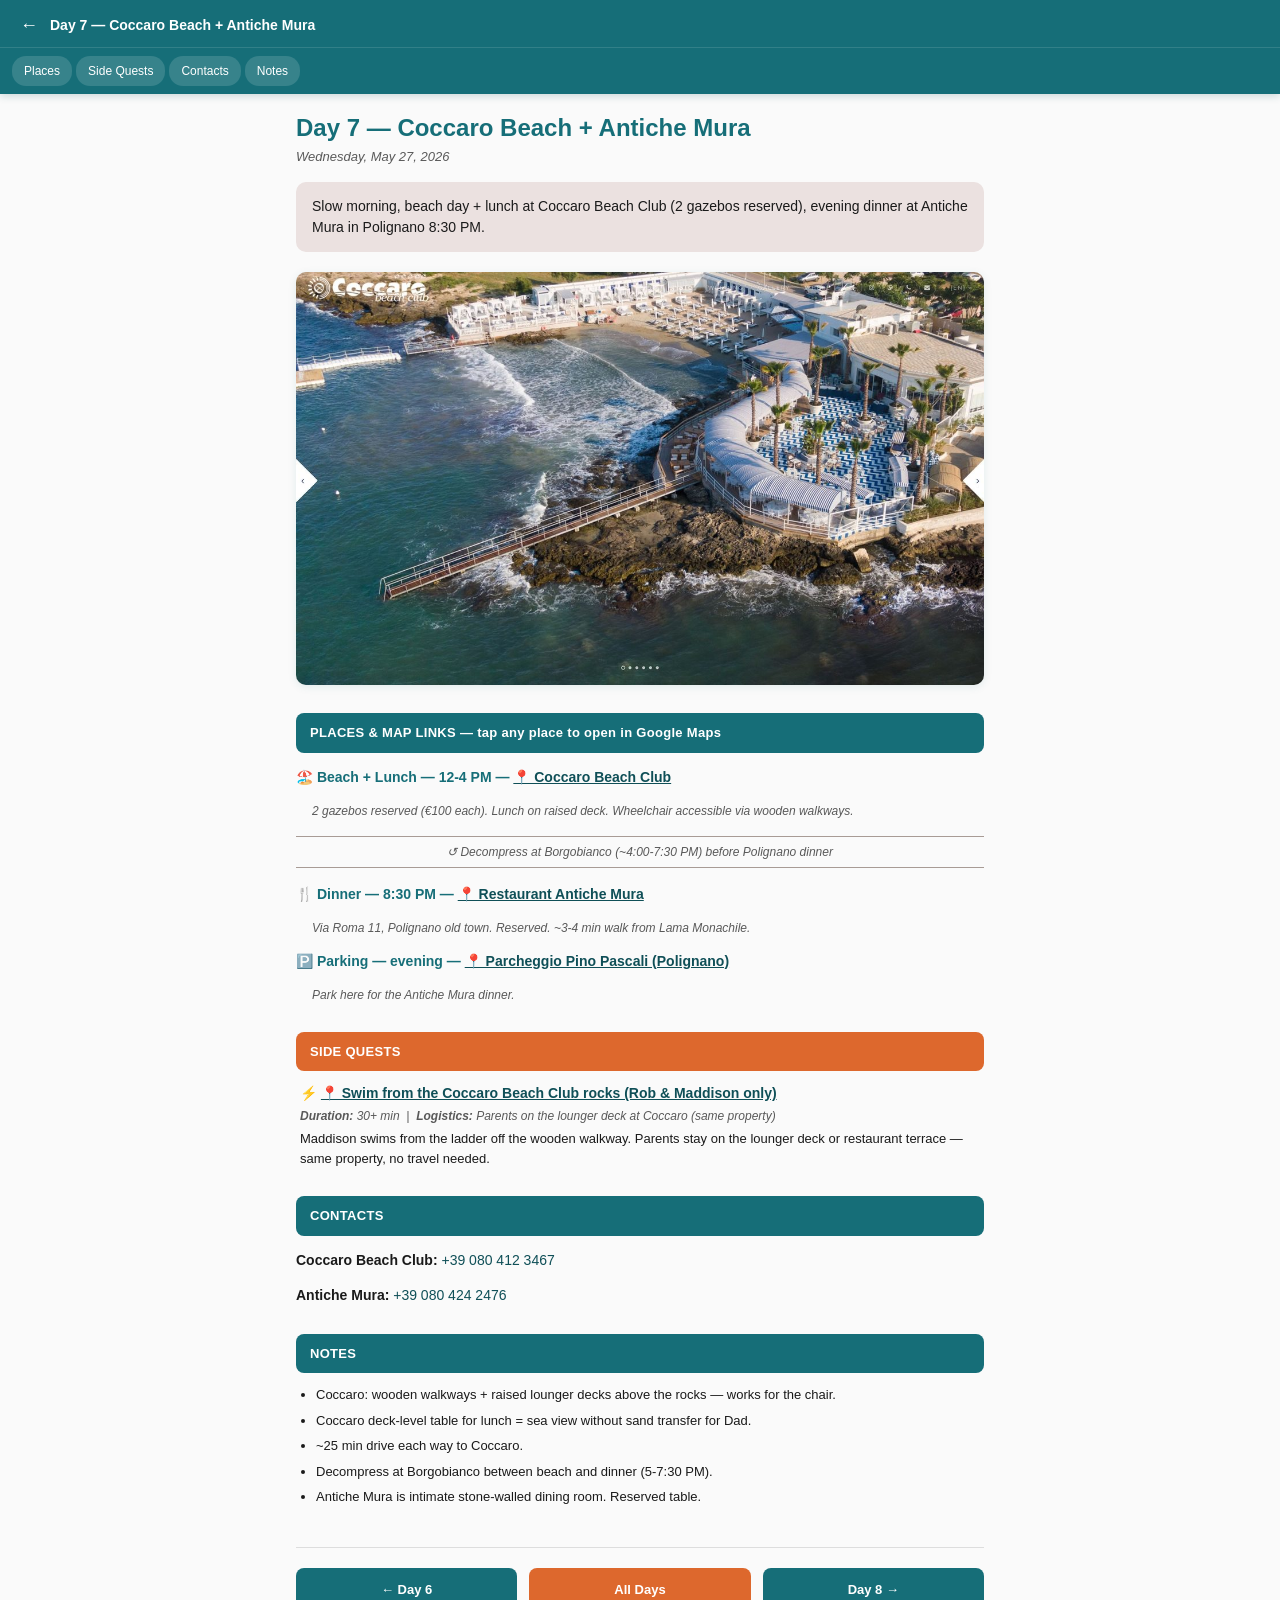
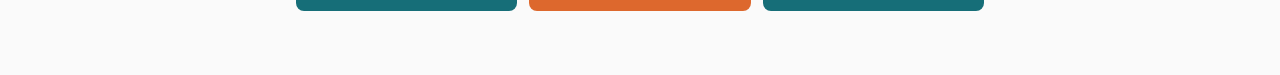
<file: days/day-07.html>
<!DOCTYPE html>
<html lang="en">
<head>
<meta charset="UTF-8">
<meta name="viewport" content="width=device-width, initial-scale=1.0, maximum-scale=5.0">
<title>Day 7 — Coccaro Beach + Antiche Mura</title>
<link rel="stylesheet" href="../css/styles.css">
</head>
<body>

<nav class="sticky-nav">
  <div class="sticky-nav-top">
    <a href="../index.html" class="sticky-nav-back">←</a>
    <span class="sticky-nav-title">Day 7 — Coccaro Beach + Antiche Mura</span>
  </div>
  <div class="sticky-nav-scroll">
    <a href="#places" class="sticky-nav-link">Places</a><a href="#sidequests" class="sticky-nav-link">Side Quests</a><a href="#contacts" class="sticky-nav-link">Contacts</a><a href="#notes" class="sticky-nav-link">Notes</a>
  </div>
</nav>

<main class="day-page">
  <h1 class="day-title">Day 7 — Coccaro Beach + Antiche Mura</h1>
  <p class="day-date">Wednesday, May 27, 2026</p>
  
  <div class="summary-box">Slow morning, beach day + lunch at Coccaro Beach Club (2 gazebos reserved), evening dinner at Antiche Mura in Polignano 8:30 PM.</div>
  
  <div class="hero"><img src="../img/day07-hero.jpg" alt="Coccaro Beach"></div>
  
  
  
  <h2 class="section-header" id="places">PLACES & MAP LINKS — tap any place to open in Google Maps</h2>
  
        <div class="place-item">
          <p class="place-label">🏖️ Beach + Lunch — 12-4 PM — <a href="https://www.google.com/maps/search/?api=1&amp;query=Coccaro+Beach+Club+Savelletri" class="place-link" target="_blank" rel="noopener">📍 Coccaro Beach Club</a></p>
          <p class="place-note">2 gazebos reserved (€100 each). Lunch on raised deck. Wheelchair accessible via wooden walkways.</p>
        </div>
        <div class="break-divider">↺ Decompress at Borgobianco (~4:00-7:30 PM) before Polignano dinner</div>
        <div class="place-item">
          <p class="place-label">🍴 Dinner — 8:30 PM — <a href="https://www.google.com/maps/search/?api=1&amp;query=Restaurant+Antiche+Mura+Via+Roma+Polignano" class="place-link" target="_blank" rel="noopener">📍 Restaurant Antiche Mura</a></p>
          <p class="place-note">Via Roma 11, Polignano old town. Reserved. ~3-4 min walk from Lama Monachile.</p>
        </div>
        
        <div class="place-item">
          <p class="place-label">🅿️ Parking — evening — <a href="https://www.google.com/maps/search/?api=1&amp;query=Parcheggio+Pino+Pascali+Polignano+a+Mare" class="place-link" target="_blank" rel="noopener">📍 Parcheggio Pino Pascali (Polignano)</a></p>
          <p class="place-note">Park here for the Antiche Mura dinner.</p>
        </div>
        
  
  
        <h2 class="section-header sidequest" id="sidequests">SIDE QUESTS</h2>
        
            <div class="sidequest-item">
              <p class="sidequest-name">⚡ <a href="https://www.google.com/maps/search/?api=1&amp;query=Coccaro+Beach+Club+Savelletri" class="place-link" target="_blank" rel="noopener">📍 Swim from the Coccaro Beach Club rocks (Rob &amp; Maddison only)</a></p>
              <p class="sidequest-meta"><strong>Duration:</strong> 30+ min &nbsp;|&nbsp; <strong>Logistics:</strong> Parents on the lounger deck at Coccaro (same property)</p>
              <p class="sidequest-desc">Maddison swims from the ladder off the wooden walkway. Parents stay on the lounger deck or restaurant terrace — same property, no travel needed.</p>
            </div>
            
        
  
  
        <h2 class="section-header" id="contacts">CONTACTS</h2>
        <p class="contact-item"><span class="contact-label">Coccaro Beach Club:</span> <a href="tel:+390804123467">+39 080 412 3467</a></p><p class="contact-item"><span class="contact-label">Antiche Mura:</span> <a href="tel:+390804242476">+39 080 424 2476</a></p>
        
  
  
        <h2 class="section-header" id="notes">NOTES</h2>
        <ul class="notes-list"><li>Coccaro: wooden walkways + raised lounger decks above the rocks — works for the chair.</li><li>Coccaro deck-level table for lunch = sea view without sand transfer for Dad.</li><li>~25 min drive each way to Coccaro.</li><li>Decompress at Borgobianco between beach and dinner (5-7:30 PM).</li><li>Antiche Mura is intimate stone-walled dining room. Reserved table.</li></ul>
        
  
  <div class="day-nav-footer">
    <a class="day-nav-btn" href="day-06.html">← Day 6</a>
    <a class="day-nav-btn home" href="../index.html">All Days</a>
    <a class="day-nav-btn" href="day-08.html">Day 8 →</a>
  </div>
</main>

</body>
</html>
</file>
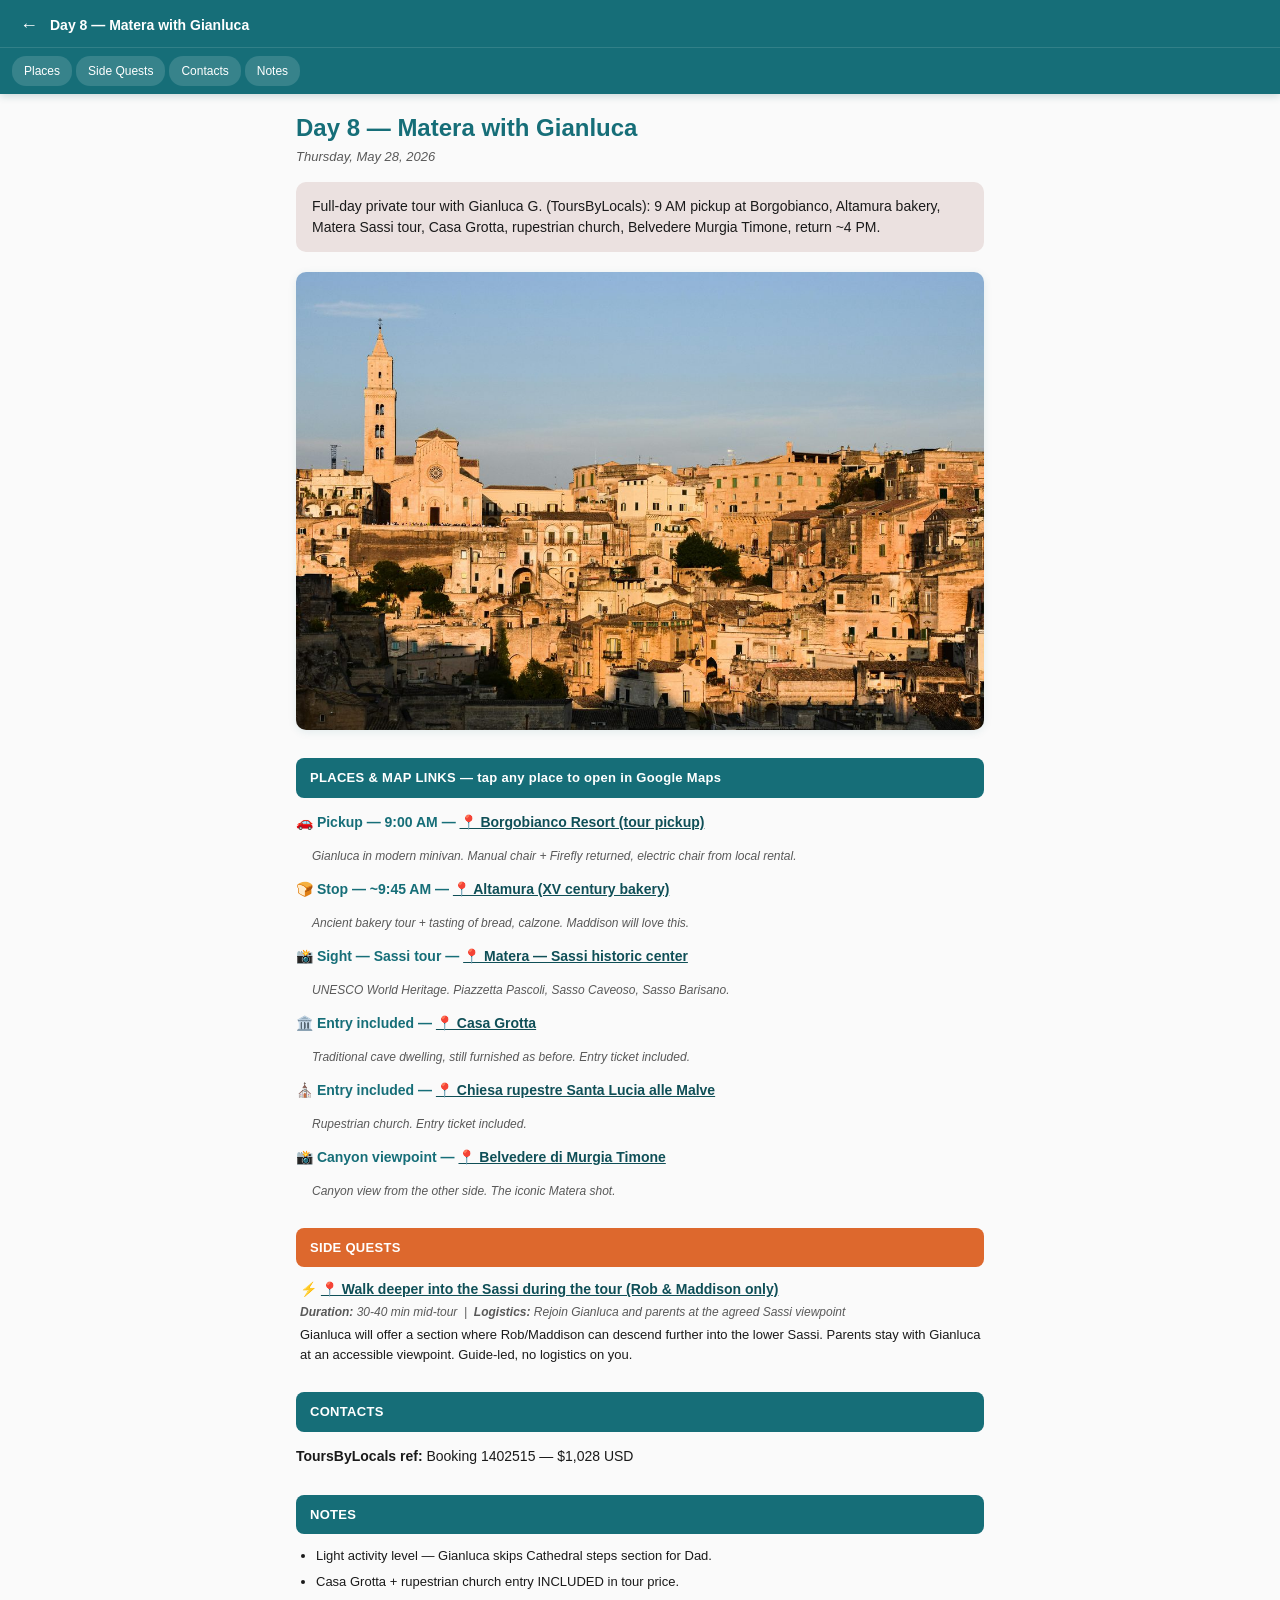
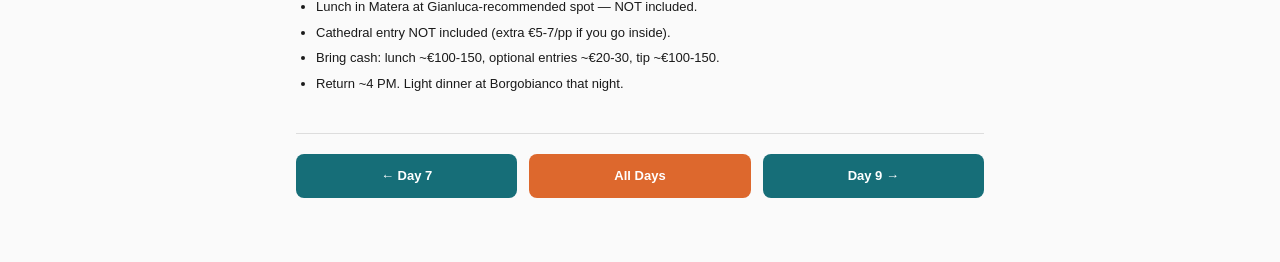
<file: days/day-08.html>
<!DOCTYPE html>
<html lang="en">
<head>
<meta charset="UTF-8">
<meta name="viewport" content="width=device-width, initial-scale=1.0, maximum-scale=5.0">
<title>Day 8 — Matera with Gianluca</title>
<link rel="stylesheet" href="../css/styles.css">
</head>
<body>

<nav class="sticky-nav">
  <div class="sticky-nav-top">
    <a href="../index.html" class="sticky-nav-back">←</a>
    <span class="sticky-nav-title">Day 8 — Matera with Gianluca</span>
  </div>
  <div class="sticky-nav-scroll">
    <a href="#places" class="sticky-nav-link">Places</a><a href="#sidequests" class="sticky-nav-link">Side Quests</a><a href="#contacts" class="sticky-nav-link">Contacts</a><a href="#notes" class="sticky-nav-link">Notes</a>
  </div>
</nav>

<main class="day-page">
  <h1 class="day-title">Day 8 — Matera with Gianluca</h1>
  <p class="day-date">Thursday, May 28, 2026</p>
  
  <div class="summary-box">Full-day private tour with Gianluca G. (ToursByLocals): 9 AM pickup at Borgobianco, Altamura bakery, Matera Sassi tour, Casa Grotta, rupestrian church, Belvedere Murgia Timone, return ~4 PM.</div>
  
  <div class="hero"><img src="../img/day08-hero.jpg" alt="Matera Sassi"></div>
  
  
  
  <h2 class="section-header" id="places">PLACES & MAP LINKS — tap any place to open in Google Maps</h2>
  
        <div class="place-item">
          <p class="place-label">🚗 Pickup — 9:00 AM — <a href="https://www.google.com/maps/search/?api=1&amp;query=Borgobianco+Resort+Spa+Polignano+a+Mare" class="place-link" target="_blank" rel="noopener">📍 Borgobianco Resort (tour pickup)</a></p>
          <p class="place-note">Gianluca in modern minivan. Manual chair + Firefly returned, electric chair from local rental.</p>
        </div>
        
        <div class="place-item">
          <p class="place-label">🍞 Stop — ~9:45 AM — <a href="https://www.google.com/maps/search/?api=1&amp;query=Altamura+Italy+historic+bakery" class="place-link" target="_blank" rel="noopener">📍 Altamura (XV century bakery)</a></p>
          <p class="place-note">Ancient bakery tour + tasting of bread, calzone. Maddison will love this.</p>
        </div>
        
        <div class="place-item">
          <p class="place-label">📸 Sight — Sassi tour — <a href="https://www.google.com/maps/search/?api=1&amp;query=Sassi+di+Matera" class="place-link" target="_blank" rel="noopener">📍 Matera — Sassi historic center</a></p>
          <p class="place-note">UNESCO World Heritage. Piazzetta Pascoli, Sasso Caveoso, Sasso Barisano.</p>
        </div>
        
        <div class="place-item">
          <p class="place-label">🏛️ Entry included — <a href="https://www.google.com/maps/search/?api=1&amp;query=Casa+Grotta+Matera" class="place-link" target="_blank" rel="noopener">📍 Casa Grotta</a></p>
          <p class="place-note">Traditional cave dwelling, still furnished as before. Entry ticket included.</p>
        </div>
        
        <div class="place-item">
          <p class="place-label">⛪ Entry included — <a href="https://www.google.com/maps/search/?api=1&amp;query=Santa+Lucia+alle+Malve+Matera" class="place-link" target="_blank" rel="noopener">📍 Chiesa rupestre Santa Lucia alle Malve</a></p>
          <p class="place-note">Rupestrian church. Entry ticket included.</p>
        </div>
        
        <div class="place-item">
          <p class="place-label">📸 Canyon viewpoint — <a href="https://www.google.com/maps/search/?api=1&amp;query=Belvedere+Murgia+Timone+Matera" class="place-link" target="_blank" rel="noopener">📍 Belvedere di Murgia Timone</a></p>
          <p class="place-note">Canyon view from the other side. The iconic Matera shot.</p>
        </div>
        
  
  
        <h2 class="section-header sidequest" id="sidequests">SIDE QUESTS</h2>
        
            <div class="sidequest-item">
              <p class="sidequest-name">⚡ <a href="https://www.google.com/maps/search/?api=1&amp;query=Sasso+Caveoso+Matera" class="place-link" target="_blank" rel="noopener">📍 Walk deeper into the Sassi during the tour (Rob &amp; Maddison only)</a></p>
              <p class="sidequest-meta"><strong>Duration:</strong> 30-40 min mid-tour &nbsp;|&nbsp; <strong>Logistics:</strong> Rejoin Gianluca and parents at the agreed Sassi viewpoint</p>
              <p class="sidequest-desc">Gianluca will offer a section where Rob/Maddison can descend further into the lower Sassi. Parents stay with Gianluca at an accessible viewpoint. Guide-led, no logistics on you.</p>
            </div>
            
        
  
  
        <h2 class="section-header" id="contacts">CONTACTS</h2>
        <p class="contact-item"><span class="contact-label">ToursByLocals ref:</span> Booking 1402515 — $1,028 USD</p>
        
  
  
        <h2 class="section-header" id="notes">NOTES</h2>
        <ul class="notes-list"><li>Light activity level — Gianluca skips Cathedral steps section for Dad.</li><li>Casa Grotta + rupestrian church entry INCLUDED in tour price.</li><li>Lunch in Matera at Gianluca-recommended spot — NOT included.</li><li>Cathedral entry NOT included (extra €5-7/pp if you go inside).</li><li>Bring cash: lunch ~€100-150, optional entries ~€20-30, tip ~€100-150.</li><li>Return ~4 PM. Light dinner at Borgobianco that night.</li></ul>
        
  
  <div class="day-nav-footer">
    <a class="day-nav-btn" href="day-07.html">← Day 7</a>
    <a class="day-nav-btn home" href="../index.html">All Days</a>
    <a class="day-nav-btn" href="day-09.html">Day 9 →</a>
  </div>
</main>

</body>
</html>
</file>
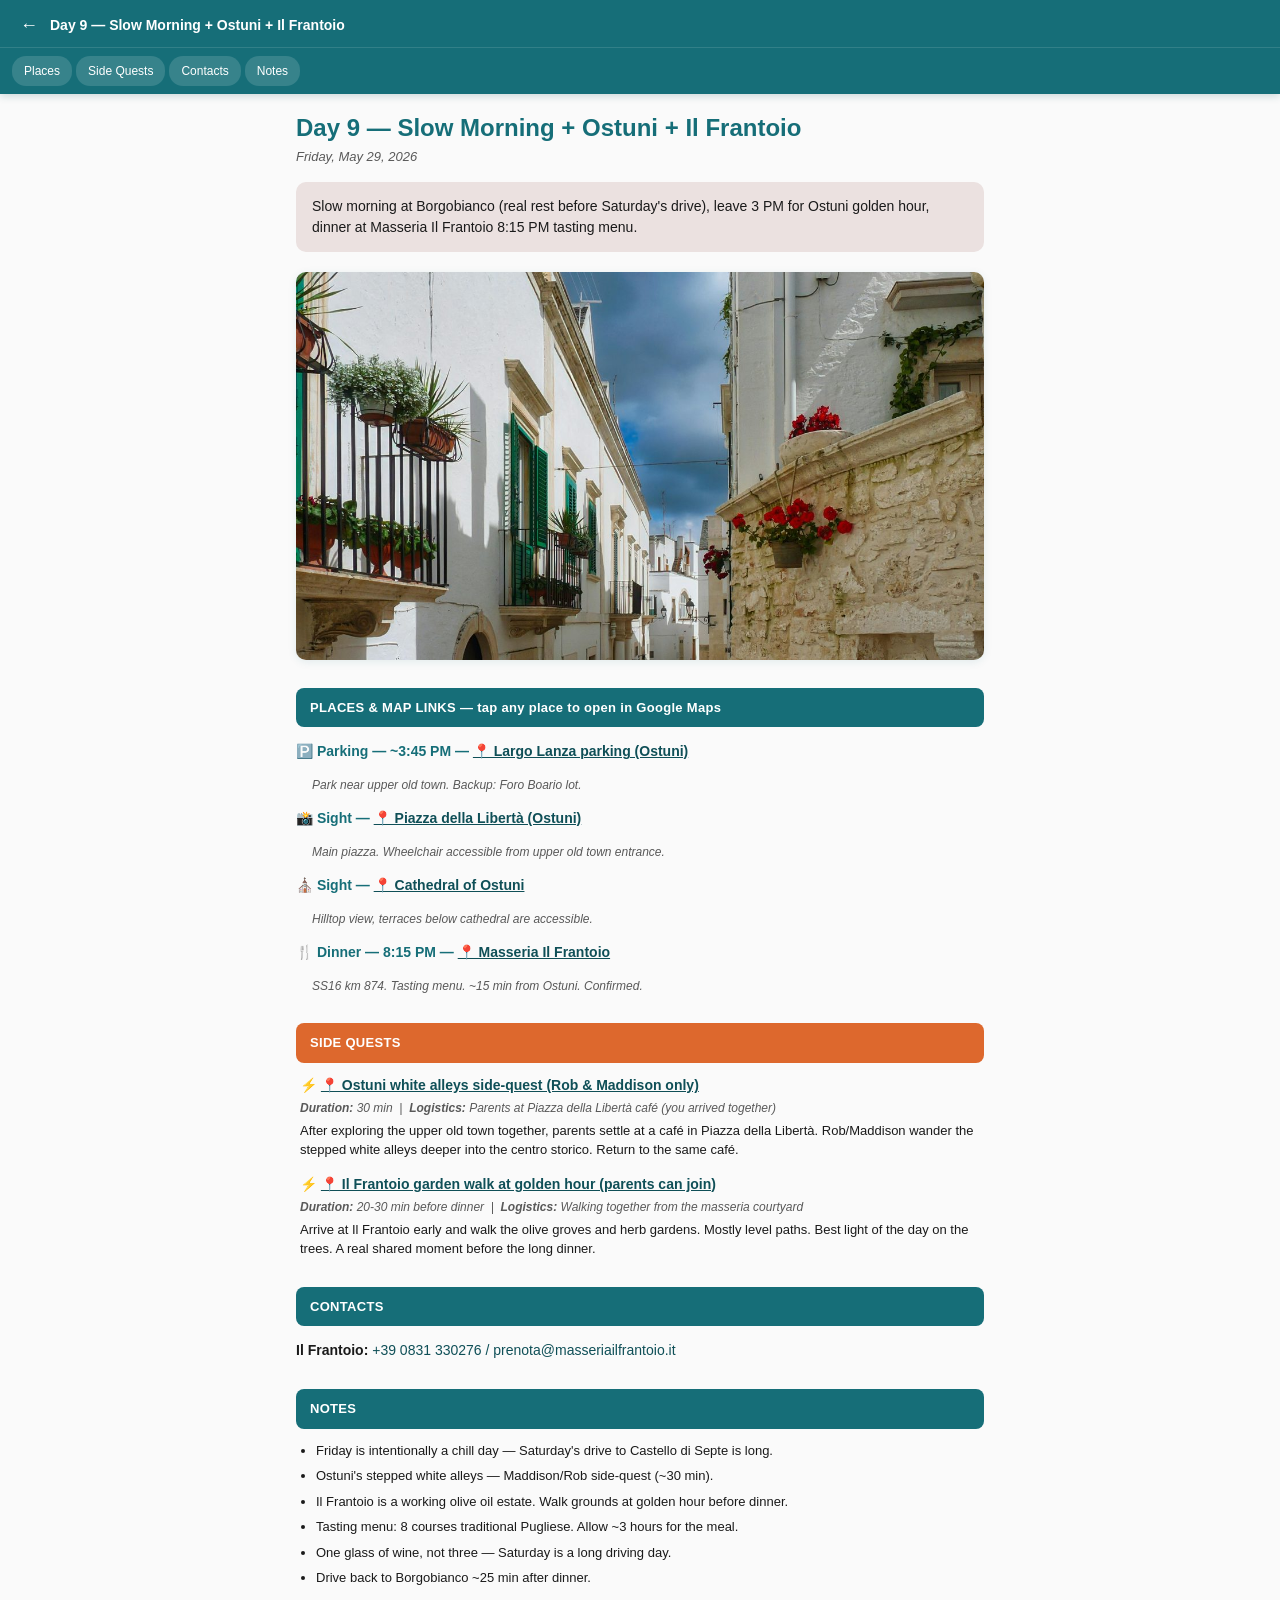
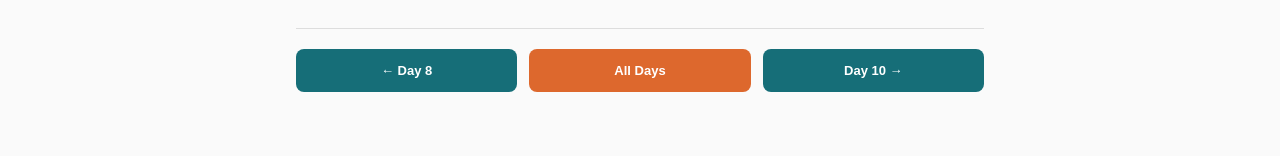
<file: days/day-09.html>
<!DOCTYPE html>
<html lang="en">
<head>
<meta charset="UTF-8">
<meta name="viewport" content="width=device-width, initial-scale=1.0, maximum-scale=5.0">
<title>Day 9 — Slow Morning + Ostuni + Il Frantoio</title>
<link rel="stylesheet" href="../css/styles.css">
</head>
<body>

<nav class="sticky-nav">
  <div class="sticky-nav-top">
    <a href="../index.html" class="sticky-nav-back">←</a>
    <span class="sticky-nav-title">Day 9 — Slow Morning + Ostuni + Il Frantoio</span>
  </div>
  <div class="sticky-nav-scroll">
    <a href="#places" class="sticky-nav-link">Places</a><a href="#sidequests" class="sticky-nav-link">Side Quests</a><a href="#contacts" class="sticky-nav-link">Contacts</a><a href="#notes" class="sticky-nav-link">Notes</a>
  </div>
</nav>

<main class="day-page">
  <h1 class="day-title">Day 9 — Slow Morning + Ostuni + Il Frantoio</h1>
  <p class="day-date">Friday, May 29, 2026</p>
  
  <div class="summary-box">Slow morning at Borgobianco (real rest before Saturday&#x27;s drive), leave 3 PM for Ostuni golden hour, dinner at Masseria Il Frantoio 8:15 PM tasting menu.</div>
  
  <div class="hero"><img src="../img/day09-hero.jpg" alt="Ostuni — White City"></div>
  
  
  
  <h2 class="section-header" id="places">PLACES & MAP LINKS — tap any place to open in Google Maps</h2>
  
        <div class="place-item">
          <p class="place-label">🅿️ Parking — ~3:45 PM — <a href="https://www.google.com/maps/search/?api=1&amp;query=Largo+Lanza+Ostuni" class="place-link" target="_blank" rel="noopener">📍 Largo Lanza parking (Ostuni)</a></p>
          <p class="place-note">Park near upper old town. Backup: Foro Boario lot.</p>
        </div>
        
        <div class="place-item">
          <p class="place-label">📸 Sight — <a href="https://www.google.com/maps/search/?api=1&amp;query=Piazza+della+Libert%C3%A0+Ostuni" class="place-link" target="_blank" rel="noopener">📍 Piazza della Libertà (Ostuni)</a></p>
          <p class="place-note">Main piazza. Wheelchair accessible from upper old town entrance.</p>
        </div>
        
        <div class="place-item">
          <p class="place-label">⛪ Sight — <a href="https://www.google.com/maps/search/?api=1&amp;query=Cattedrale+Ostuni" class="place-link" target="_blank" rel="noopener">📍 Cathedral of Ostuni</a></p>
          <p class="place-note">Hilltop view, terraces below cathedral are accessible.</p>
        </div>
        
        <div class="place-item">
          <p class="place-label">🍴 Dinner — 8:15 PM — <a href="https://www.google.com/maps/search/?api=1&amp;query=Masseria+Il+Frantoio+Ostuni" class="place-link" target="_blank" rel="noopener">📍 Masseria Il Frantoio</a></p>
          <p class="place-note">SS16 km 874. Tasting menu. ~15 min from Ostuni. Confirmed.</p>
        </div>
        
  
  
        <h2 class="section-header sidequest" id="sidequests">SIDE QUESTS</h2>
        
            <div class="sidequest-item">
              <p class="sidequest-name">⚡ <a href="https://www.google.com/maps/search/?api=1&amp;query=Ostuni+centro+storico" class="place-link" target="_blank" rel="noopener">📍 Ostuni white alleys side-quest (Rob &amp; Maddison only)</a></p>
              <p class="sidequest-meta"><strong>Duration:</strong> 30 min &nbsp;|&nbsp; <strong>Logistics:</strong> Parents at Piazza della Libertà café (you arrived together)</p>
              <p class="sidequest-desc">After exploring the upper old town together, parents settle at a café in Piazza della Libertà. Rob/Maddison wander the stepped white alleys deeper into the centro storico. Return to the same café.</p>
            </div>
            
            <div class="sidequest-item">
              <p class="sidequest-name">⚡ <a href="https://www.google.com/maps/search/?api=1&amp;query=Masseria+Il+Frantoio+Ostuni" class="place-link" target="_blank" rel="noopener">📍 Il Frantoio garden walk at golden hour (parents can join)</a></p>
              <p class="sidequest-meta"><strong>Duration:</strong> 20-30 min before dinner &nbsp;|&nbsp; <strong>Logistics:</strong> Walking together from the masseria courtyard</p>
              <p class="sidequest-desc">Arrive at Il Frantoio early and walk the olive groves and herb gardens. Mostly level paths. Best light of the day on the trees. A real shared moment before the long dinner.</p>
            </div>
            
        
  
  
        <h2 class="section-header" id="contacts">CONTACTS</h2>
        <p class="contact-item"><span class="contact-label">Il Frantoio:</span> <a href="tel:+390831330276/prenota@masseriailfrantoio.it">+39 0831 330276 / prenota@masseriailfrantoio.it</a></p>
        
  
  
        <h2 class="section-header" id="notes">NOTES</h2>
        <ul class="notes-list"><li>Friday is intentionally a chill day — Saturday&#x27;s drive to Castello di Septe is long.</li><li>Ostuni&#x27;s stepped white alleys — Maddison/Rob side-quest (~30 min).</li><li>Il Frantoio is a working olive oil estate. Walk grounds at golden hour before dinner.</li><li>Tasting menu: 8 courses traditional Pugliese. Allow ~3 hours for the meal.</li><li>One glass of wine, not three — Saturday is a long driving day.</li><li>Drive back to Borgobianco ~25 min after dinner.</li></ul>
        
  
  <div class="day-nav-footer">
    <a class="day-nav-btn" href="day-08.html">← Day 8</a>
    <a class="day-nav-btn home" href="../index.html">All Days</a>
    <a class="day-nav-btn" href="day-10.html">Day 10 →</a>
  </div>
</main>

</body>
</html>
</file>
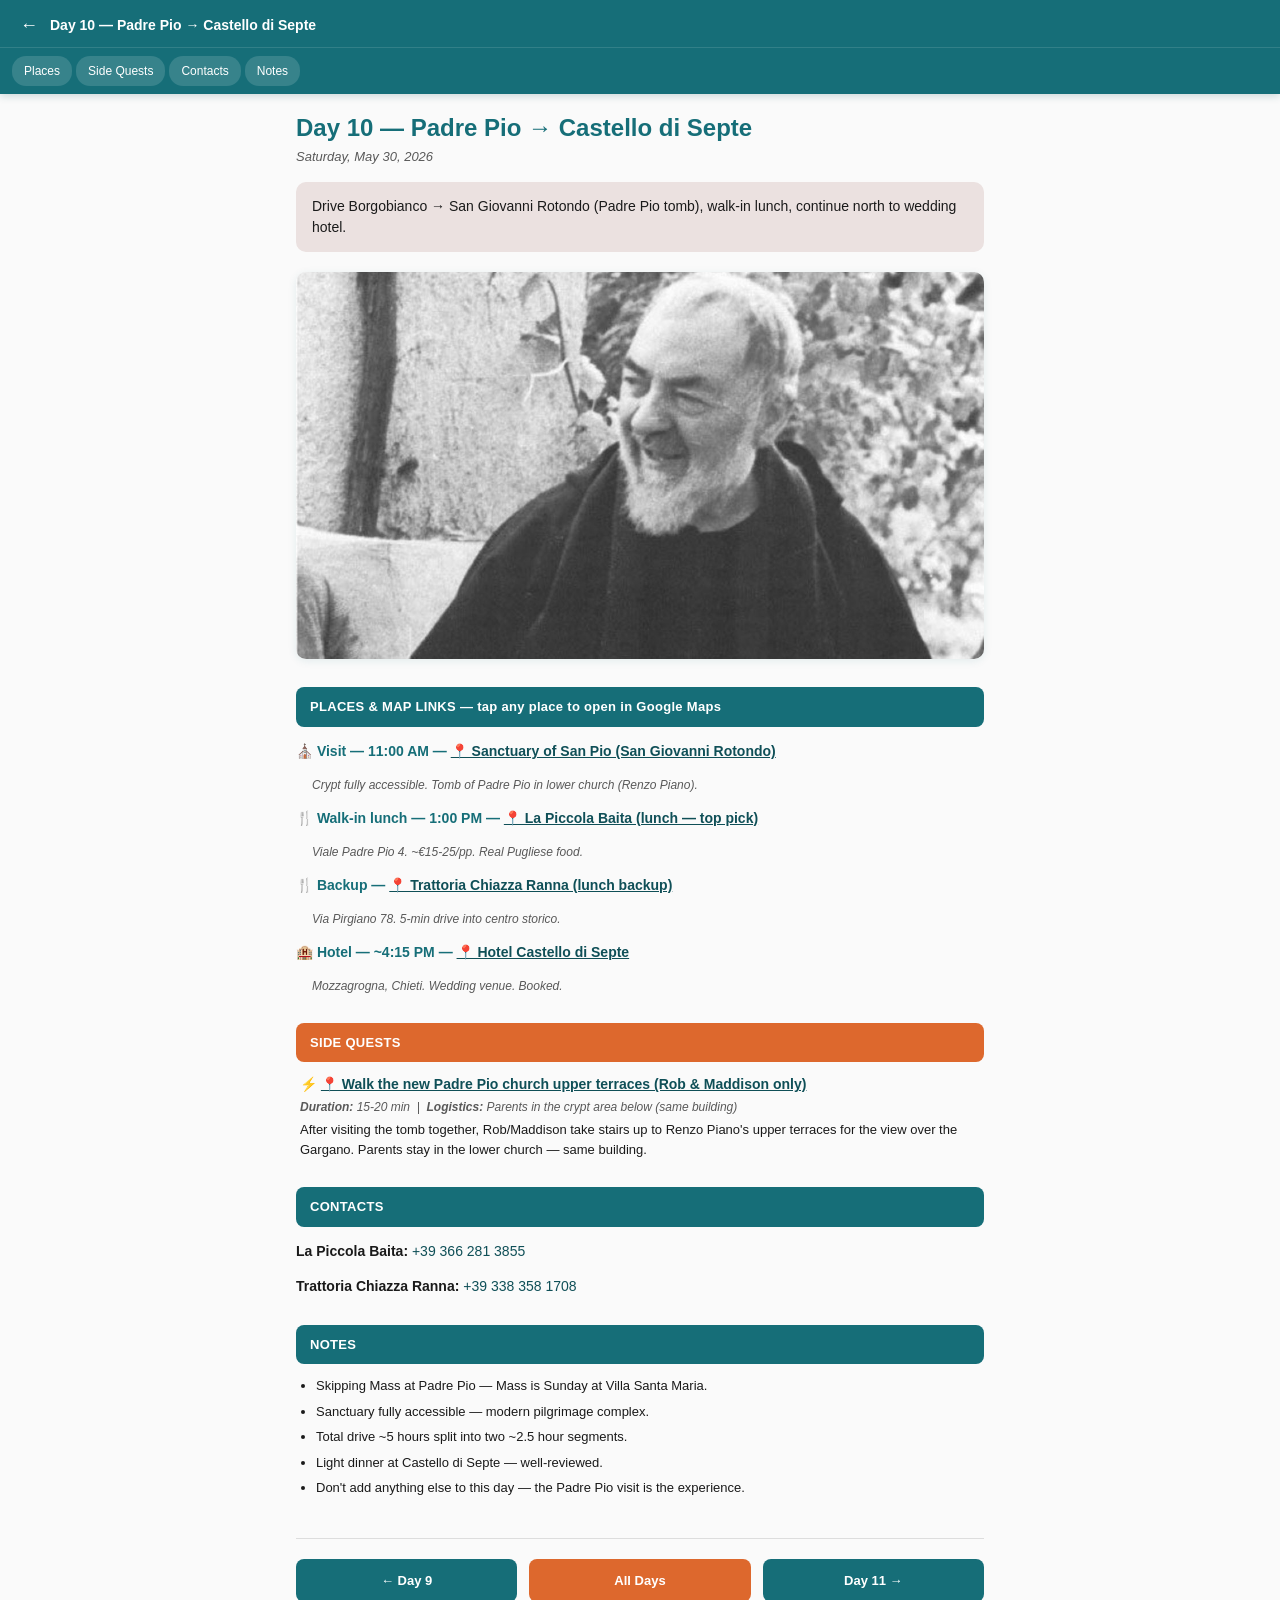
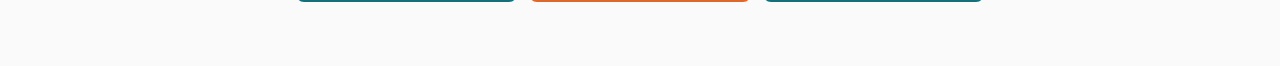
<file: days/day-10.html>
<!DOCTYPE html>
<html lang="en">
<head>
<meta charset="UTF-8">
<meta name="viewport" content="width=device-width, initial-scale=1.0, maximum-scale=5.0">
<title>Day 10 — Padre Pio → Castello di Septe</title>
<link rel="stylesheet" href="../css/styles.css">
</head>
<body>

<nav class="sticky-nav">
  <div class="sticky-nav-top">
    <a href="../index.html" class="sticky-nav-back">←</a>
    <span class="sticky-nav-title">Day 10 — Padre Pio → Castello di Septe</span>
  </div>
  <div class="sticky-nav-scroll">
    <a href="#places" class="sticky-nav-link">Places</a><a href="#sidequests" class="sticky-nav-link">Side Quests</a><a href="#contacts" class="sticky-nav-link">Contacts</a><a href="#notes" class="sticky-nav-link">Notes</a>
  </div>
</nav>

<main class="day-page">
  <h1 class="day-title">Day 10 — Padre Pio → Castello di Septe</h1>
  <p class="day-date">Saturday, May 30, 2026</p>
  
  <div class="summary-box">Drive Borgobianco → San Giovanni Rotondo (Padre Pio tomb), walk-in lunch, continue north to wedding hotel.</div>
  
  <div class="hero"><img src="../img/day10-hero.jpg" alt="Padre Pio → Castello di Septe"></div>
  
  
  
  <h2 class="section-header" id="places">PLACES & MAP LINKS — tap any place to open in Google Maps</h2>
  
        <div class="place-item">
          <p class="place-label">⛪ Visit — 11:00 AM — <a href="https://www.google.com/maps/search/?api=1&amp;query=Santuario+San+Pio+San+Giovanni+Rotondo" class="place-link" target="_blank" rel="noopener">📍 Sanctuary of San Pio (San Giovanni Rotondo)</a></p>
          <p class="place-note">Crypt fully accessible. Tomb of Padre Pio in lower church (Renzo Piano).</p>
        </div>
        
        <div class="place-item">
          <p class="place-label">🍴 Walk-in lunch — 1:00 PM — <a href="https://www.google.com/maps/search/?api=1&amp;query=La+Piccola+Baita+San+Giovanni+Rotondo+Viale+Padre+Pio" class="place-link" target="_blank" rel="noopener">📍 La Piccola Baita (lunch — top pick)</a></p>
          <p class="place-note">Viale Padre Pio 4. ~€15-25/pp. Real Pugliese food.</p>
        </div>
        
        <div class="place-item">
          <p class="place-label">🍴 Backup — <a href="https://www.google.com/maps/search/?api=1&amp;query=Trattoria+Chiazza+Ranna+San+Giovanni+Rotondo" class="place-link" target="_blank" rel="noopener">📍 Trattoria Chiazza Ranna (lunch backup)</a></p>
          <p class="place-note">Via Pirgiano 78. 5-min drive into centro storico.</p>
        </div>
        
        <div class="place-item">
          <p class="place-label">🏨 Hotel — ~4:15 PM — <a href="https://www.google.com/maps/search/?api=1&amp;query=Hotel+Castello+di+Septe+Mozzagrogna" class="place-link" target="_blank" rel="noopener">📍 Hotel Castello di Septe</a></p>
          <p class="place-note">Mozzagrogna, Chieti. Wedding venue. Booked.</p>
        </div>
        
  
  
        <h2 class="section-header sidequest" id="sidequests">SIDE QUESTS</h2>
        
            <div class="sidequest-item">
              <p class="sidequest-name">⚡ <a href="https://www.google.com/maps/search/?api=1&amp;query=Santuario+San+Pio+San+Giovanni+Rotondo" class="place-link" target="_blank" rel="noopener">📍 Walk the new Padre Pio church upper terraces (Rob &amp; Maddison only)</a></p>
              <p class="sidequest-meta"><strong>Duration:</strong> 15-20 min &nbsp;|&nbsp; <strong>Logistics:</strong> Parents in the crypt area below (same building)</p>
              <p class="sidequest-desc">After visiting the tomb together, Rob/Maddison take stairs up to Renzo Piano&#x27;s upper terraces for the view over the Gargano. Parents stay in the lower church — same building.</p>
            </div>
            
        
  
  
        <h2 class="section-header" id="contacts">CONTACTS</h2>
        <p class="contact-item"><span class="contact-label">La Piccola Baita:</span> <a href="tel:+393662813855">+39 366 281 3855</a></p><p class="contact-item"><span class="contact-label">Trattoria Chiazza Ranna:</span> <a href="tel:+393383581708">+39 338 358 1708</a></p>
        
  
  
        <h2 class="section-header" id="notes">NOTES</h2>
        <ul class="notes-list"><li>Skipping Mass at Padre Pio — Mass is Sunday at Villa Santa Maria.</li><li>Sanctuary fully accessible — modern pilgrimage complex.</li><li>Total drive ~5 hours split into two ~2.5 hour segments.</li><li>Light dinner at Castello di Septe — well-reviewed.</li><li>Don&#x27;t add anything else to this day — the Padre Pio visit is the experience.</li></ul>
        
  
  <div class="day-nav-footer">
    <a class="day-nav-btn" href="day-09.html">← Day 9</a>
    <a class="day-nav-btn home" href="../index.html">All Days</a>
    <a class="day-nav-btn" href="day-11.html">Day 11 →</a>
  </div>
</main>

</body>
</html>
</file>
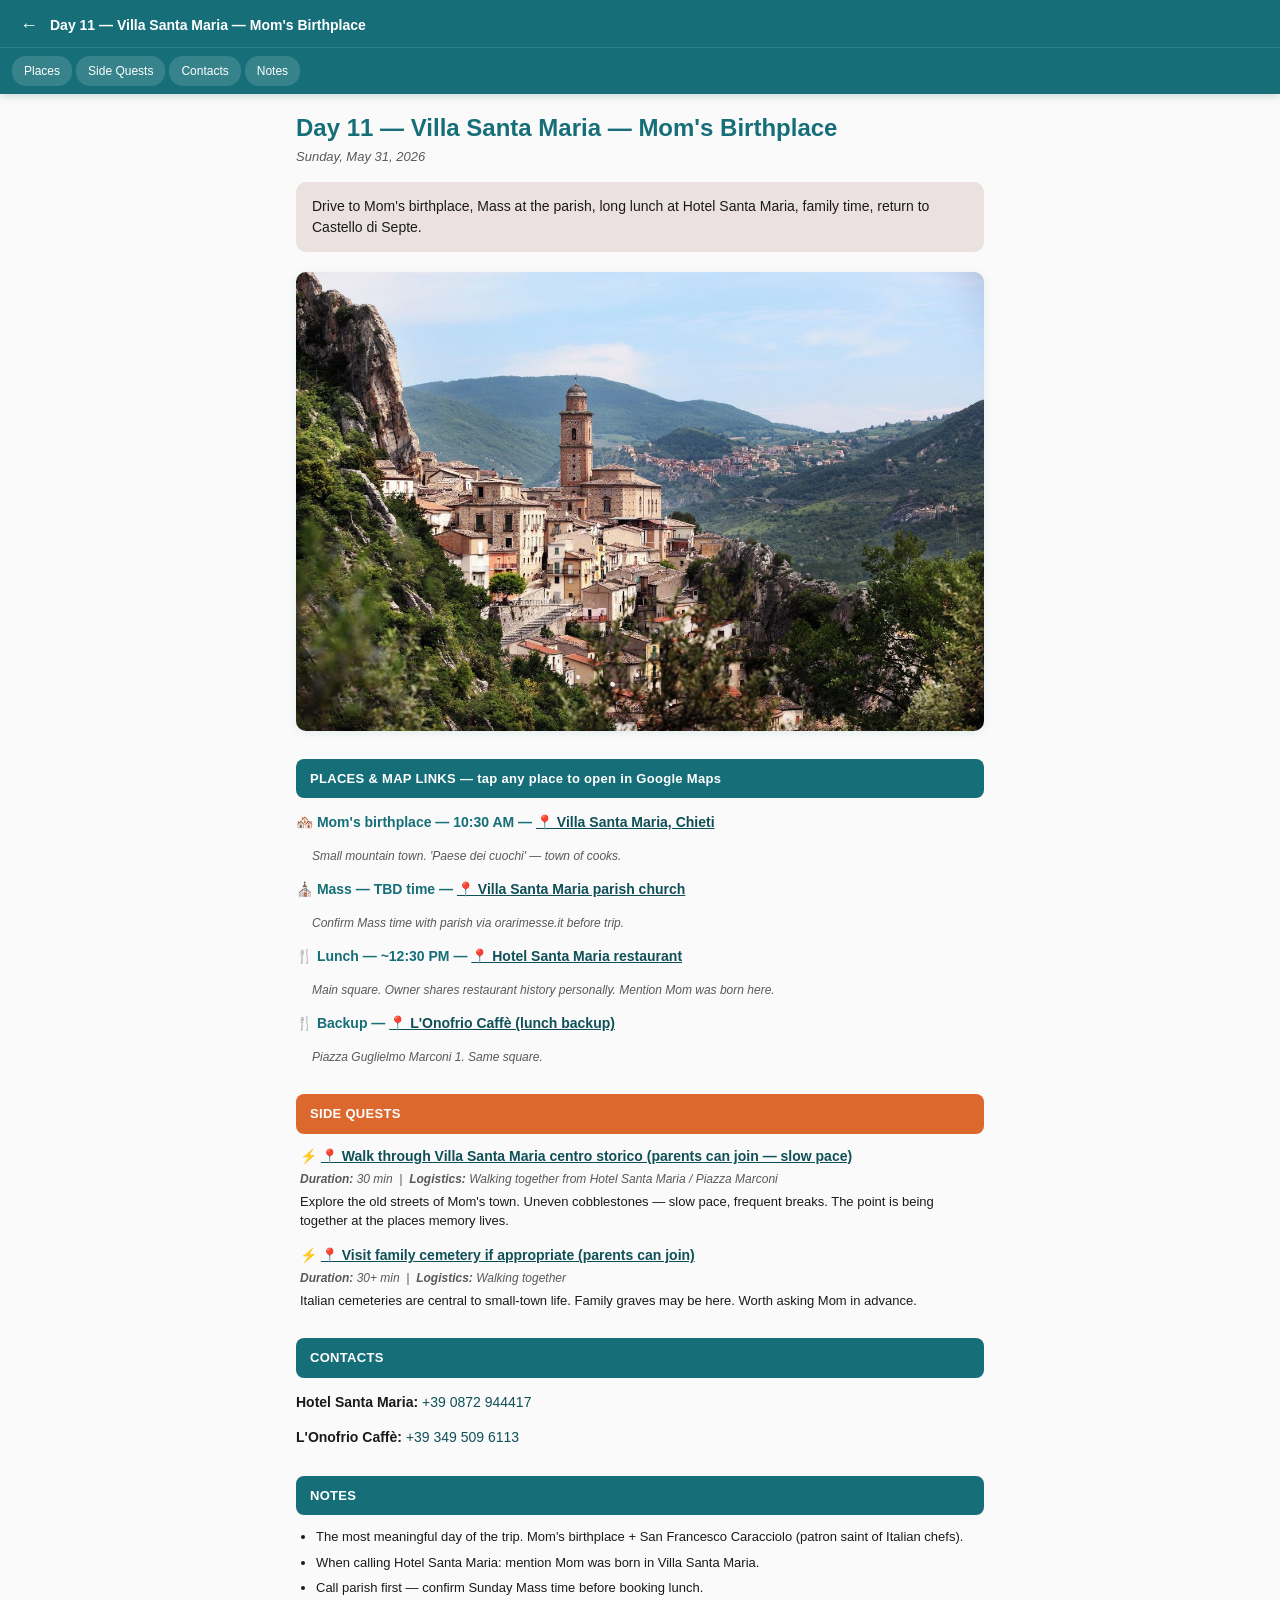
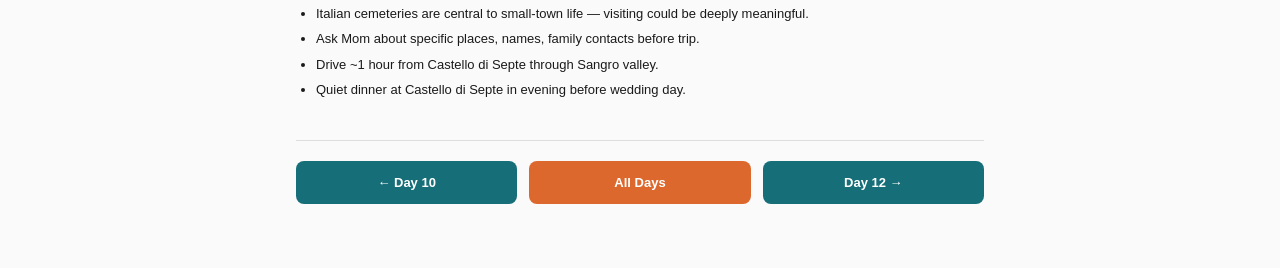
<file: days/day-11.html>
<!DOCTYPE html>
<html lang="en">
<head>
<meta charset="UTF-8">
<meta name="viewport" content="width=device-width, initial-scale=1.0, maximum-scale=5.0">
<title>Day 11 — Villa Santa Maria — Mom&#x27;s Birthplace</title>
<link rel="stylesheet" href="../css/styles.css">
</head>
<body>

<nav class="sticky-nav">
  <div class="sticky-nav-top">
    <a href="../index.html" class="sticky-nav-back">←</a>
    <span class="sticky-nav-title">Day 11 — Villa Santa Maria — Mom&#x27;s Birthplace</span>
  </div>
  <div class="sticky-nav-scroll">
    <a href="#places" class="sticky-nav-link">Places</a><a href="#sidequests" class="sticky-nav-link">Side Quests</a><a href="#contacts" class="sticky-nav-link">Contacts</a><a href="#notes" class="sticky-nav-link">Notes</a>
  </div>
</nav>

<main class="day-page">
  <h1 class="day-title">Day 11 — Villa Santa Maria — Mom&#x27;s Birthplace</h1>
  <p class="day-date">Sunday, May 31, 2026</p>
  
  <div class="summary-box">Drive to Mom&#x27;s birthplace, Mass at the parish, long lunch at Hotel Santa Maria, family time, return to Castello di Septe.</div>
  
  <div class="hero"><img src="../img/day11-hero.jpg" alt="Villa Santa Maria"></div>
  
  
  
  <h2 class="section-header" id="places">PLACES & MAP LINKS — tap any place to open in Google Maps</h2>
  
        <div class="place-item">
          <p class="place-label">🏘️ Mom&#x27;s birthplace — 10:30 AM — <a href="https://www.google.com/maps/search/?api=1&amp;query=Villa+Santa+Maria+Chieti" class="place-link" target="_blank" rel="noopener">📍 Villa Santa Maria, Chieti</a></p>
          <p class="place-note">Small mountain town. &#x27;Paese dei cuochi&#x27; — town of cooks.</p>
        </div>
        
        <div class="place-item">
          <p class="place-label">⛪ Mass — TBD time — <a href="https://www.google.com/maps/search/?api=1&amp;query=Chiesa+Villa+Santa+Maria+Chieti" class="place-link" target="_blank" rel="noopener">📍 Villa Santa Maria parish church</a></p>
          <p class="place-note">Confirm Mass time with parish via orarimesse.it before trip.</p>
        </div>
        
        <div class="place-item">
          <p class="place-label">🍴 Lunch — ~12:30 PM — <a href="https://www.google.com/maps/search/?api=1&amp;query=Hotel+Santa+Maria+Villa+Santa+Maria+Piazza+Marconi" class="place-link" target="_blank" rel="noopener">📍 Hotel Santa Maria restaurant</a></p>
          <p class="place-note">Main square. Owner shares restaurant history personally. Mention Mom was born here.</p>
        </div>
        
        <div class="place-item">
          <p class="place-label">🍴 Backup — <a href="https://www.google.com/maps/search/?api=1&amp;query=L%27Onofrio+Caff%C3%A8+Villa+Santa+Maria" class="place-link" target="_blank" rel="noopener">📍 L&#x27;Onofrio Caffè (lunch backup)</a></p>
          <p class="place-note">Piazza Guglielmo Marconi 1. Same square.</p>
        </div>
        
  
  
        <h2 class="section-header sidequest" id="sidequests">SIDE QUESTS</h2>
        
            <div class="sidequest-item">
              <p class="sidequest-name">⚡ <a href="https://www.google.com/maps/search/?api=1&amp;query=Villa+Santa+Maria+Chieti+centro" class="place-link" target="_blank" rel="noopener">📍 Walk through Villa Santa Maria centro storico (parents can join — slow pace)</a></p>
              <p class="sidequest-meta"><strong>Duration:</strong> 30 min &nbsp;|&nbsp; <strong>Logistics:</strong> Walking together from Hotel Santa Maria / Piazza Marconi</p>
              <p class="sidequest-desc">Explore the old streets of Mom&#x27;s town. Uneven cobblestones — slow pace, frequent breaks. The point is being together at the places memory lives.</p>
            </div>
            
            <div class="sidequest-item">
              <p class="sidequest-name">⚡ <a href="https://www.google.com/maps/search/?api=1&amp;query=Cimitero+Villa+Santa+Maria+Chieti" class="place-link" target="_blank" rel="noopener">📍 Visit family cemetery if appropriate (parents can join)</a></p>
              <p class="sidequest-meta"><strong>Duration:</strong> 30+ min &nbsp;|&nbsp; <strong>Logistics:</strong> Walking together</p>
              <p class="sidequest-desc">Italian cemeteries are central to small-town life. Family graves may be here. Worth asking Mom in advance.</p>
            </div>
            
        
  
  
        <h2 class="section-header" id="contacts">CONTACTS</h2>
        <p class="contact-item"><span class="contact-label">Hotel Santa Maria:</span> <a href="tel:+390872944417">+39 0872 944417</a></p><p class="contact-item"><span class="contact-label">L&#x27;Onofrio Caffè:</span> <a href="tel:+393495096113">+39 349 509 6113</a></p>
        
  
  
        <h2 class="section-header" id="notes">NOTES</h2>
        <ul class="notes-list"><li>The most meaningful day of the trip. Mom&#x27;s birthplace + San Francesco Caracciolo (patron saint of Italian chefs).</li><li>When calling Hotel Santa Maria: mention Mom was born in Villa Santa Maria.</li><li>Call parish first — confirm Sunday Mass time before booking lunch.</li><li>Italian cemeteries are central to small-town life — visiting could be deeply meaningful.</li><li>Ask Mom about specific places, names, family contacts before trip.</li><li>Drive ~1 hour from Castello di Septe through Sangro valley.</li><li>Quiet dinner at Castello di Septe in evening before wedding day.</li></ul>
        
  
  <div class="day-nav-footer">
    <a class="day-nav-btn" href="day-10.html">← Day 10</a>
    <a class="day-nav-btn home" href="../index.html">All Days</a>
    <a class="day-nav-btn" href="day-12.html">Day 12 →</a>
  </div>
</main>

</body>
</html>
</file>
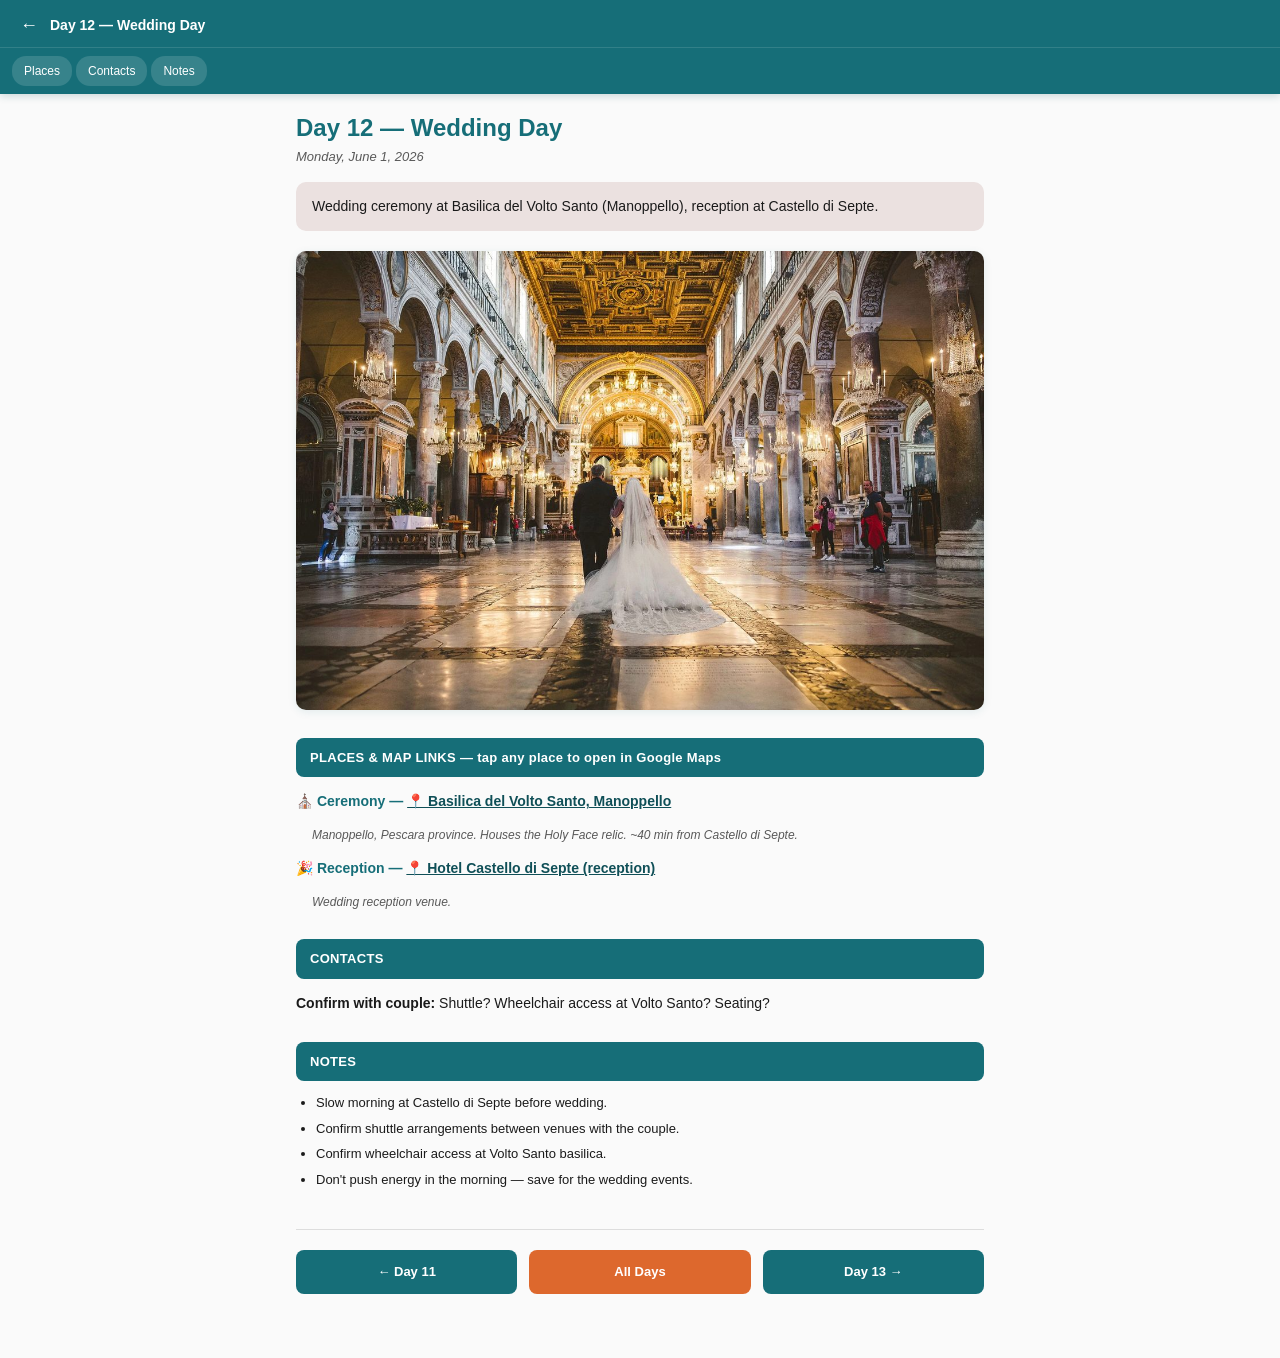
<file: days/day-12.html>
<!DOCTYPE html>
<html lang="en">
<head>
<meta charset="UTF-8">
<meta name="viewport" content="width=device-width, initial-scale=1.0, maximum-scale=5.0">
<title>Day 12 — Wedding Day</title>
<link rel="stylesheet" href="../css/styles.css">
</head>
<body>

<nav class="sticky-nav">
  <div class="sticky-nav-top">
    <a href="../index.html" class="sticky-nav-back">←</a>
    <span class="sticky-nav-title">Day 12 — Wedding Day</span>
  </div>
  <div class="sticky-nav-scroll">
    <a href="#places" class="sticky-nav-link">Places</a><a href="#contacts" class="sticky-nav-link">Contacts</a><a href="#notes" class="sticky-nav-link">Notes</a>
  </div>
</nav>

<main class="day-page">
  <h1 class="day-title">Day 12 — Wedding Day</h1>
  <p class="day-date">Monday, June 1, 2026</p>
  
  <div class="summary-box">Wedding ceremony at Basilica del Volto Santo (Manoppello), reception at Castello di Septe.</div>
  
  <div class="hero"><img src="../img/day12-hero.jpg" alt="Wedding Day"></div>
  
  
  
  <h2 class="section-header" id="places">PLACES & MAP LINKS — tap any place to open in Google Maps</h2>
  
        <div class="place-item">
          <p class="place-label">⛪ Ceremony — <a href="https://www.google.com/maps/search/?api=1&amp;query=Basilica+del+Volto+Santo+Manoppello" class="place-link" target="_blank" rel="noopener">📍 Basilica del Volto Santo, Manoppello</a></p>
          <p class="place-note">Manoppello, Pescara province. Houses the Holy Face relic. ~40 min from Castello di Septe.</p>
        </div>
        
        <div class="place-item">
          <p class="place-label">🎉 Reception — <a href="https://www.google.com/maps/search/?api=1&amp;query=Hotel+Castello+di+Septe+Mozzagrogna" class="place-link" target="_blank" rel="noopener">📍 Hotel Castello di Septe (reception)</a></p>
          <p class="place-note">Wedding reception venue.</p>
        </div>
        
  
  
  
  
        <h2 class="section-header" id="contacts">CONTACTS</h2>
        <p class="contact-item"><span class="contact-label">Confirm with couple:</span> Shuttle? Wheelchair access at Volto Santo? Seating?</p>
        
  
  
        <h2 class="section-header" id="notes">NOTES</h2>
        <ul class="notes-list"><li>Slow morning at Castello di Septe before wedding.</li><li>Confirm shuttle arrangements between venues with the couple.</li><li>Confirm wheelchair access at Volto Santo basilica.</li><li>Don&#x27;t push energy in the morning — save for the wedding events.</li></ul>
        
  
  <div class="day-nav-footer">
    <a class="day-nav-btn" href="day-11.html">← Day 11</a>
    <a class="day-nav-btn home" href="../index.html">All Days</a>
    <a class="day-nav-btn" href="day-13.html">Day 13 →</a>
  </div>
</main>

</body>
</html>
</file>
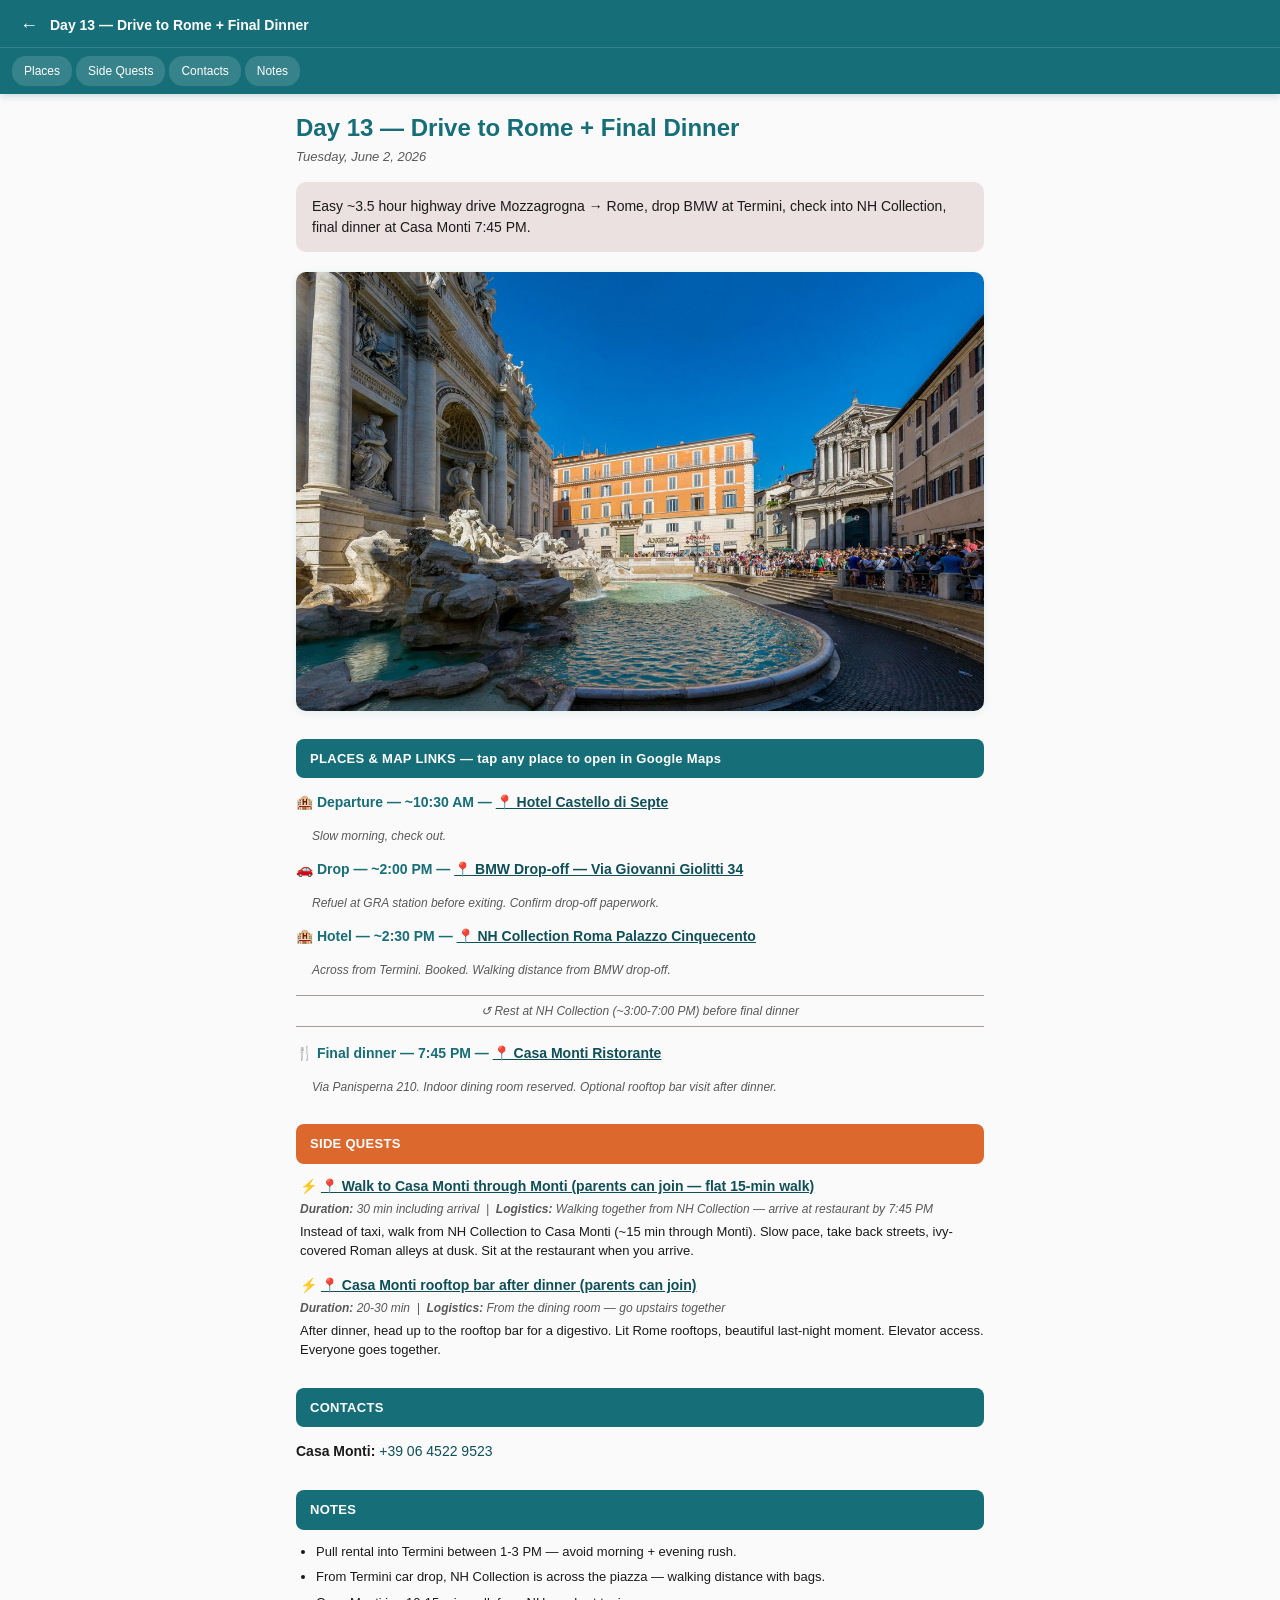
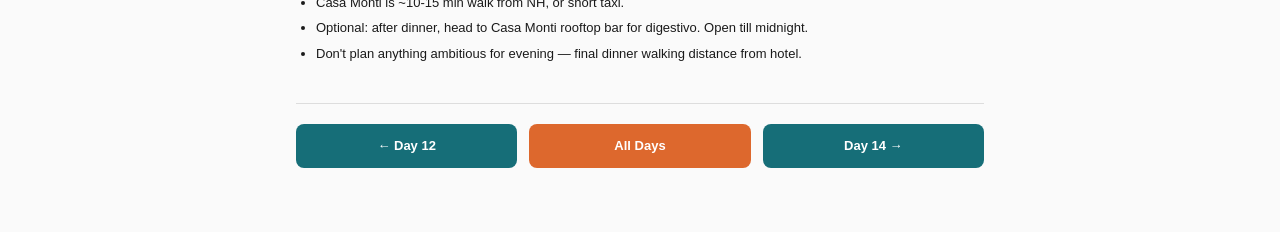
<file: days/day-13.html>
<!DOCTYPE html>
<html lang="en">
<head>
<meta charset="UTF-8">
<meta name="viewport" content="width=device-width, initial-scale=1.0, maximum-scale=5.0">
<title>Day 13 — Drive to Rome + Final Dinner</title>
<link rel="stylesheet" href="../css/styles.css">
</head>
<body>

<nav class="sticky-nav">
  <div class="sticky-nav-top">
    <a href="../index.html" class="sticky-nav-back">←</a>
    <span class="sticky-nav-title">Day 13 — Drive to Rome + Final Dinner</span>
  </div>
  <div class="sticky-nav-scroll">
    <a href="#places" class="sticky-nav-link">Places</a><a href="#sidequests" class="sticky-nav-link">Side Quests</a><a href="#contacts" class="sticky-nav-link">Contacts</a><a href="#notes" class="sticky-nav-link">Notes</a>
  </div>
</nav>

<main class="day-page">
  <h1 class="day-title">Day 13 — Drive to Rome + Final Dinner</h1>
  <p class="day-date">Tuesday, June 2, 2026</p>
  
  <div class="summary-box">Easy ~3.5 hour highway drive Mozzagrogna → Rome, drop BMW at Termini, check into NH Collection, final dinner at Casa Monti 7:45 PM.</div>
  
  <div class="hero"><img src="../img/day13-hero.jpg" alt="Return to Rome"></div>
  
  
  
  <h2 class="section-header" id="places">PLACES & MAP LINKS — tap any place to open in Google Maps</h2>
  
        <div class="place-item">
          <p class="place-label">🏨 Departure — ~10:30 AM — <a href="https://www.google.com/maps/search/?api=1&amp;query=Hotel+Castello+di+Septe+Mozzagrogna" class="place-link" target="_blank" rel="noopener">📍 Hotel Castello di Septe</a></p>
          <p class="place-note">Slow morning, check out.</p>
        </div>
        
        <div class="place-item">
          <p class="place-label">🚗 Drop — ~2:00 PM — <a href="https://www.google.com/maps/search/?api=1&amp;query=Via+Giovanni+Giolitti+34+Roma" class="place-link" target="_blank" rel="noopener">📍 BMW Drop-off — Via Giovanni Giolitti 34</a></p>
          <p class="place-note">Refuel at GRA station before exiting. Confirm drop-off paperwork.</p>
        </div>
        
        <div class="place-item">
          <p class="place-label">🏨 Hotel — ~2:30 PM — <a href="https://www.google.com/maps/search/?api=1&amp;query=NH+Collection+Roma+Palazzo+Cinquecento" class="place-link" target="_blank" rel="noopener">📍 NH Collection Roma Palazzo Cinquecento</a></p>
          <p class="place-note">Across from Termini. Booked. Walking distance from BMW drop-off.</p>
        </div>
        <div class="break-divider">↺ Rest at NH Collection (~3:00-7:00 PM) before final dinner</div>
        <div class="place-item">
          <p class="place-label">🍴 Final dinner — 7:45 PM — <a href="https://www.google.com/maps/search/?api=1&amp;query=Casa+Monti+Ristorante+Via+Panisperna+Roma" class="place-link" target="_blank" rel="noopener">📍 Casa Monti Ristorante</a></p>
          <p class="place-note">Via Panisperna 210. Indoor dining room reserved. Optional rooftop bar visit after dinner.</p>
        </div>
        
  
  
        <h2 class="section-header sidequest" id="sidequests">SIDE QUESTS</h2>
        
            <div class="sidequest-item">
              <p class="sidequest-name">⚡ <a href="https://www.google.com/maps/search/?api=1&amp;query=Rione+Monti+Rome" class="place-link" target="_blank" rel="noopener">📍 Walk to Casa Monti through Monti (parents can join — flat 15-min walk)</a></p>
              <p class="sidequest-meta"><strong>Duration:</strong> 30 min including arrival &nbsp;|&nbsp; <strong>Logistics:</strong> Walking together from NH Collection — arrive at restaurant by 7:45 PM</p>
              <p class="sidequest-desc">Instead of taxi, walk from NH Collection to Casa Monti (~15 min through Monti). Slow pace, take back streets, ivy-covered Roman alleys at dusk. Sit at the restaurant when you arrive.</p>
            </div>
            
            <div class="sidequest-item">
              <p class="sidequest-name">⚡ <a href="https://www.google.com/maps/search/?api=1&amp;query=Casa+Monti+Ristorante+Via+Panisperna+Rome" class="place-link" target="_blank" rel="noopener">📍 Casa Monti rooftop bar after dinner (parents can join)</a></p>
              <p class="sidequest-meta"><strong>Duration:</strong> 20-30 min &nbsp;|&nbsp; <strong>Logistics:</strong> From the dining room — go upstairs together</p>
              <p class="sidequest-desc">After dinner, head up to the rooftop bar for a digestivo. Lit Rome rooftops, beautiful last-night moment. Elevator access. Everyone goes together.</p>
            </div>
            
        
  
  
        <h2 class="section-header" id="contacts">CONTACTS</h2>
        <p class="contact-item"><span class="contact-label">Casa Monti:</span> <a href="tel:+390645229523">+39 06 4522 9523</a></p>
        
  
  
        <h2 class="section-header" id="notes">NOTES</h2>
        <ul class="notes-list"><li>Pull rental into Termini between 1-3 PM — avoid morning + evening rush.</li><li>From Termini car drop, NH Collection is across the piazza — walking distance with bags.</li><li>Casa Monti is ~10-15 min walk from NH, or short taxi.</li><li>Optional: after dinner, head to Casa Monti rooftop bar for digestivo. Open till midnight.</li><li>Don&#x27;t plan anything ambitious for evening — final dinner walking distance from hotel.</li></ul>
        
  
  <div class="day-nav-footer">
    <a class="day-nav-btn" href="day-12.html">← Day 12</a>
    <a class="day-nav-btn home" href="../index.html">All Days</a>
    <a class="day-nav-btn" href="day-14.html">Day 14 →</a>
  </div>
</main>

</body>
</html>
</file>
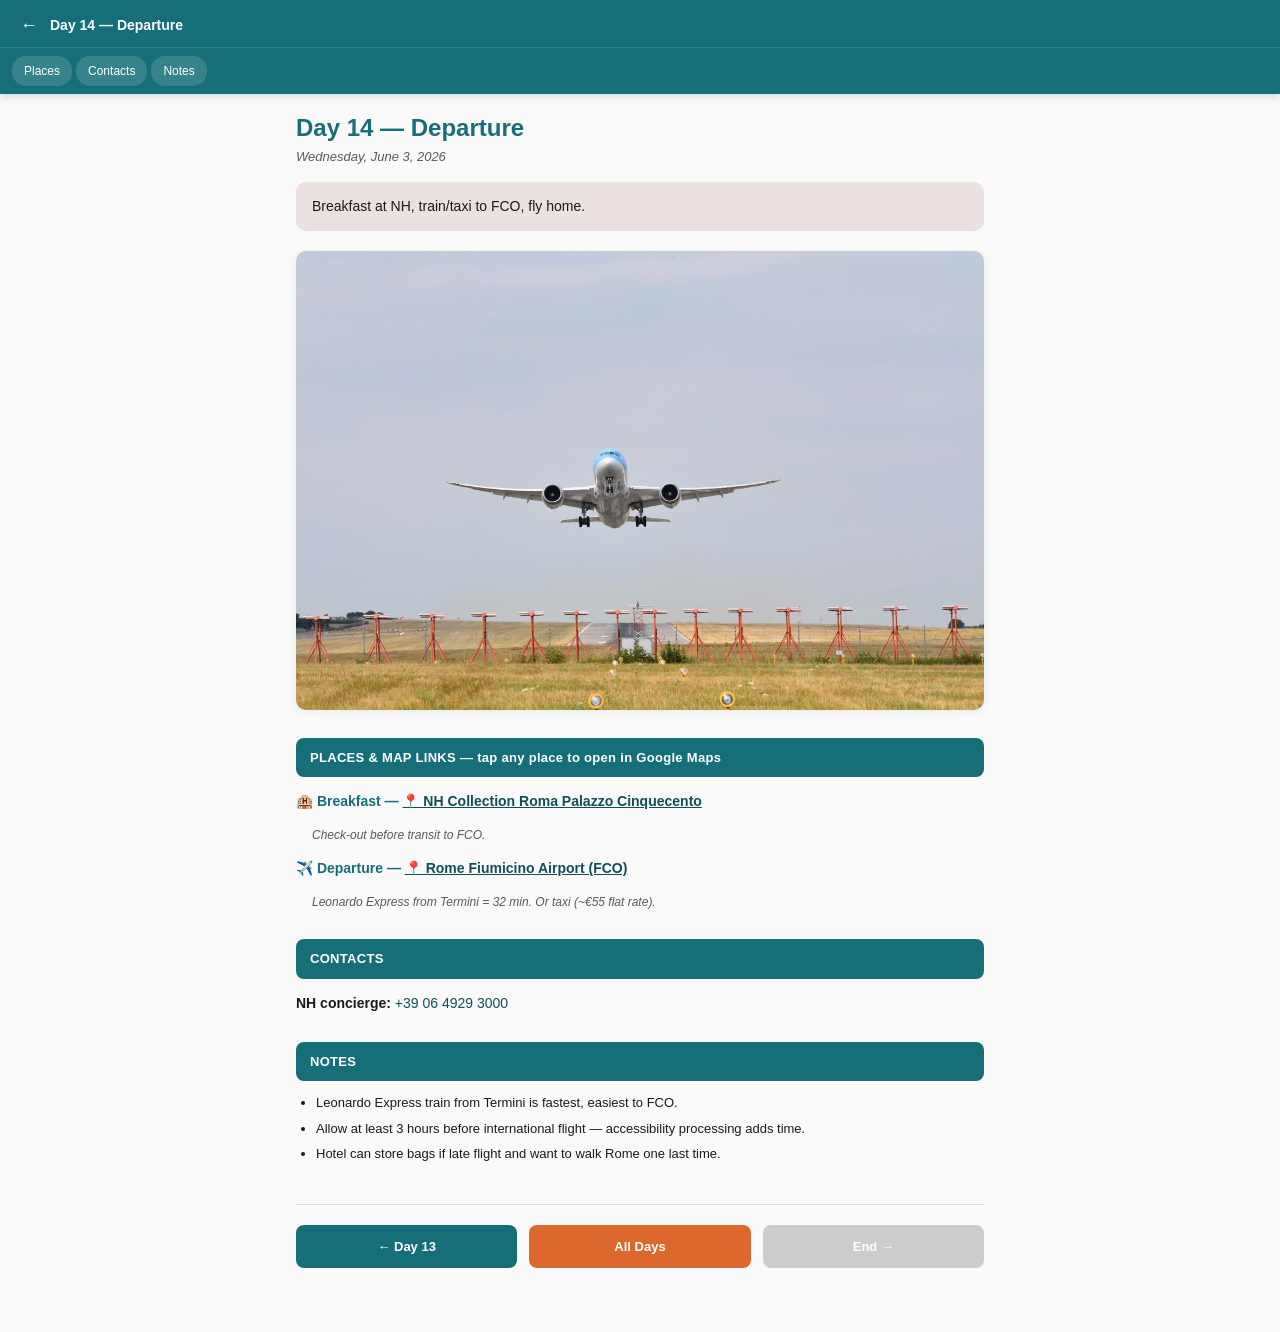
<file: days/day-14.html>
<!DOCTYPE html>
<html lang="en">
<head>
<meta charset="UTF-8">
<meta name="viewport" content="width=device-width, initial-scale=1.0, maximum-scale=5.0">
<title>Day 14 — Departure</title>
<link rel="stylesheet" href="../css/styles.css">
</head>
<body>

<nav class="sticky-nav">
  <div class="sticky-nav-top">
    <a href="../index.html" class="sticky-nav-back">←</a>
    <span class="sticky-nav-title">Day 14 — Departure</span>
  </div>
  <div class="sticky-nav-scroll">
    <a href="#places" class="sticky-nav-link">Places</a><a href="#contacts" class="sticky-nav-link">Contacts</a><a href="#notes" class="sticky-nav-link">Notes</a>
  </div>
</nav>

<main class="day-page">
  <h1 class="day-title">Day 14 — Departure</h1>
  <p class="day-date">Wednesday, June 3, 2026</p>
  
  <div class="summary-box">Breakfast at NH, train/taxi to FCO, fly home.</div>
  
  <div class="hero"><img src="../img/day14-hero.jpg" alt="Departure"></div>
  
  
  
  <h2 class="section-header" id="places">PLACES & MAP LINKS — tap any place to open in Google Maps</h2>
  
        <div class="place-item">
          <p class="place-label">🏨 Breakfast — <a href="https://www.google.com/maps/search/?api=1&amp;query=NH+Collection+Roma+Palazzo+Cinquecento" class="place-link" target="_blank" rel="noopener">📍 NH Collection Roma Palazzo Cinquecento</a></p>
          <p class="place-note">Check-out before transit to FCO.</p>
        </div>
        
        <div class="place-item">
          <p class="place-label">✈️ Departure — <a href="https://www.google.com/maps/search/?api=1&amp;query=Rome+Fiumicino+Airport+Terminal+3" class="place-link" target="_blank" rel="noopener">📍 Rome Fiumicino Airport (FCO)</a></p>
          <p class="place-note">Leonardo Express from Termini = 32 min. Or taxi (~€55 flat rate).</p>
        </div>
        
  
  
  
  
        <h2 class="section-header" id="contacts">CONTACTS</h2>
        <p class="contact-item"><span class="contact-label">NH concierge:</span> <a href="tel:+390649293000">+39 06 4929 3000</a></p>
        
  
  
        <h2 class="section-header" id="notes">NOTES</h2>
        <ul class="notes-list"><li>Leonardo Express train from Termini is fastest, easiest to FCO.</li><li>Allow at least 3 hours before international flight — accessibility processing adds time.</li><li>Hotel can store bags if late flight and want to walk Rome one last time.</li></ul>
        
  
  <div class="day-nav-footer">
    <a class="day-nav-btn" href="day-13.html">← Day 13</a>
    <a class="day-nav-btn home" href="../index.html">All Days</a>
    <span class="day-nav-btn disabled">End →</span>
  </div>
</main>

</body>
</html>
</file>
<file: css/styles.css>
:root {
  /* Primary palette — derived from the family travel palette */
  --teal: #166E78;        /* deep teal — primary brand */
  --teal-dark: #0F4F57;   /* darker teal for hover */
  --teal-deep: #103F47;   /* deepest teal for shadows */
  --blue-pale: #B2C3D3;   /* pale sky */
  --blue-mid: #689CAE;    /* mid blue — Rome region */
  --orange: #DD682D;      /* vibrant orange — side quests / accent */
  --orange-soft: #EDA180; /* soft coral */
  --cream: #EBE1E0;       /* warm cream */
  --cream-light: #F5EDE9; /* lighter cream for softer backgrounds */
  --coral-cream: #F9E8DC; /* highlight box background */
  --dark-gray: #595959;
  --link-blue: #0F4F57;   /* deep teal links for harmony */
  --break-gray: #A89B95;
  --white: #ffffff;
  --shadow: 0 2px 8px rgba(22, 110, 120, 0.10);
  --shadow-strong: 0 4px 16px rgba(22, 110, 120, 0.16);

  /* Region accent colors — preserved for at-a-glance distinction */
  --region-rome: #689CAE;     /* mid blue */
  --region-puglia: #166E78;   /* deep teal */
  --region-wedding: #DD682D;  /* orange */
}

* { box-sizing: border-box; }

html { scroll-behavior: smooth; scroll-padding-top: 70px; }

body {
  margin: 0;
  padding: 0;
  font-family: -apple-system, BlinkMacSystemFont, "Segoe UI", Roboto, Helvetica, Arial, sans-serif;
  color: #1a1a1a;
  background: #fafafa;
  line-height: 1.5;
  -webkit-font-smoothing: antialiased;
}

a { color: var(--link-blue); text-decoration: none; }
a:hover { text-decoration: underline; }

img { max-width: 100%; height: auto; display: block; }

/* === Cover page === */
.cover {
  max-width: 720px;
  margin: 0 auto;
  padding: 24px 16px 64px;
}

.cover-header {
  text-align: center;
  padding: 32px 0 24px;
}

.cover-header h1 {
  font-size: 28px;
  font-weight: 700;
  color: var(--teal);
  margin: 0 0 8px;
  line-height: 1.2;
}

.cover-header .subtitle {
  font-size: 14px;
  color: var(--dark-gray);
  font-style: italic;
  margin: 0;
}

.cover-section-title {
  font-size: 11px;
  font-weight: 700;
  color: var(--dark-gray);
  letter-spacing: 1.2px;
  text-transform: uppercase;
  margin: 32px 0 12px 4px;
}

.day-grid {
  display: grid;
  grid-template-columns: 1fr;
  gap: 12px;
}

.day-card {
  display: block;
  background: var(--white);
  border-radius: 12px;
  padding: 16px;
  box-shadow: var(--shadow);
  transition: transform 0.15s ease, box-shadow 0.15s ease;
  text-decoration: none;
  color: inherit;
  border-left: 4px solid var(--teal);
}

.day-card:hover, .day-card:active {
  transform: translateY(-1px);
  box-shadow: var(--shadow-strong);
  text-decoration: none;
}

.day-card.region-rome { border-left-color: var(--region-rome); }
.day-card.region-puglia { border-left-color: var(--region-puglia); }
.day-card.region-wedding { border-left-color: var(--region-wedding); }

.day-card-top {
  display: flex;
  align-items: baseline;
  gap: 8px;
  margin-bottom: 6px;
}

.day-card-num {
  font-size: 11px;
  font-weight: 700;
  color: var(--dark-gray);
  letter-spacing: 0.5px;
  text-transform: uppercase;
}

.day-card-date {
  font-size: 11px;
  color: var(--dark-gray);
}

.day-card-title {
  font-size: 16px;
  font-weight: 600;
  color: var(--teal);
  margin: 0 0 4px;
  line-height: 1.3;
}

.day-card-summary {
  font-size: 13px;
  color: var(--dark-gray);
  margin: 0;
}

/* === Day page sticky nav === */
.sticky-nav {
  position: sticky;
  top: 0;
  z-index: 100;
  background: var(--teal);
  color: var(--white);
  box-shadow: 0 2px 8px rgba(15, 79, 87, 0.20);
}

.sticky-nav-top {
  display: flex;
  align-items: center;
  gap: 8px;
  padding: 12px 16px 8px;
  border-bottom: 1px solid rgba(255,255,255,0.12);
}

.sticky-nav-back {
  color: var(--white);
  font-size: 18px;
  text-decoration: none;
  padding: 0 4px;
}

.sticky-nav-title {
  flex: 1;
  font-size: 14px;
  font-weight: 600;
  white-space: nowrap;
  overflow: hidden;
  text-overflow: ellipsis;
}

.sticky-nav-scroll {
  display: flex;
  gap: 4px;
  padding: 8px 12px;
  overflow-x: auto;
  -webkit-overflow-scrolling: touch;
  scrollbar-width: none;
}

.sticky-nav-scroll::-webkit-scrollbar { display: none; }

.sticky-nav-link {
  font-size: 12px;
  color: var(--white);
  background: rgba(255,255,255,0.14);
  padding: 6px 12px;
  border-radius: 14px;
  white-space: nowrap;
  text-decoration: none;
  flex-shrink: 0;
}

.sticky-nav-link:hover, .sticky-nav-link:active {
  background: rgba(255,255,255,0.24);
  text-decoration: none;
}

/* === Day page content === */
.day-page {
  max-width: 720px;
  margin: 0 auto;
  padding: 20px 16px 64px;
}

.day-title {
  font-size: 24px;
  font-weight: 700;
  color: var(--teal);
  margin: 0 0 4px;
  line-height: 1.2;
}

.day-date {
  font-size: 13px;
  color: var(--dark-gray);
  font-style: italic;
  margin: 0 0 16px;
}

/* Summary box */
.summary-box {
  background: var(--cream);
  border-radius: 10px;
  padding: 14px 16px;
  font-size: 14px;
  margin-bottom: 20px;
}

/* Hero image (full width banner) */
.hero {
  margin: 0 0 20px;
  border-radius: 10px;
  overflow: hidden;
  box-shadow: var(--shadow);
}

.hero img, .hero svg {
  width: 100%;
  height: auto;
  display: block;
}

/* Section headers */
.section-header {
  background: var(--teal);
  color: var(--white);
  font-size: 13px;
  font-weight: 700;
  padding: 10px 14px;
  border-radius: 8px;
  margin: 28px 0 12px;
  letter-spacing: 0.3px;
}

.section-header.sidequest { background: var(--orange); }

/* Highlights / Options boxes */
.highlight-box {
  background: var(--coral-cream);
  border-radius: 10px;
  padding: 14px 16px;
  margin: 20px 0;
}

.highlight-title {
  font-weight: 700;
  color: var(--teal);
  font-size: 14px;
  margin: 0 0 8px;
}

.highlight-body {
  font-size: 14px;
}

/* Place items */
.place-item {
  margin-bottom: 12px;
}

.place-label {
  font-weight: 700;
  color: var(--teal);
  font-size: 14px;
}

.place-link {
  font-weight: 700;
  color: var(--link-blue);
  text-decoration: underline;
}

.place-link:hover { color: var(--orange); }

.place-note {
  font-size: 12px;
  color: var(--dark-gray);
  font-style: italic;
  margin: 4px 0 0 16px;
}

/* Break divider */
.break-divider {
  margin: 16px 0;
  text-align: center;
  font-size: 12px;
  font-style: italic;
  color: var(--dark-gray);
  padding: 6px 0;
  border-top: 1px solid var(--break-gray);
  border-bottom: 1px solid var(--break-gray);
}

/* Side quest items */
.sidequest-item {
  margin-bottom: 14px;
  padding-left: 4px;
}

.sidequest-name {
  font-weight: 700;
  color: var(--orange);
  font-size: 14px;
  margin: 0;
}

.sidequest-name a {
  color: var(--link-blue);
  text-decoration: underline;
}

.sidequest-name a:hover {
  color: var(--orange);
}

.sidequest-meta {
  font-size: 12px;
  font-style: italic;
  color: var(--dark-gray);
  margin: 3px 0;
}

.sidequest-desc {
  font-size: 13px;
  margin: 4px 0 0;
}

/* Contacts */
.contact-item {
  font-size: 14px;
  margin-bottom: 6px;
}

.contact-label { font-weight: 700; }

/* Notes */
.notes-list {
  font-size: 13px;
  padding-left: 20px;
  margin: 0;
}

.notes-list li {
  margin-bottom: 6px;
}

/* Day-to-day footer nav */
.day-nav-footer {
  display: flex;
  justify-content: space-between;
  gap: 12px;
  margin-top: 40px;
  padding-top: 20px;
  border-top: 1px solid #ddd;
}

.day-nav-btn {
  flex: 1;
  display: block;
  padding: 12px 16px;
  background: var(--teal);
  color: var(--white);
  border-radius: 8px;
  text-align: center;
  font-size: 13px;
  font-weight: 600;
  text-decoration: none;
}

.day-nav-btn:hover { background: var(--teal-dark); text-decoration: none; }
.day-nav-btn.disabled { background: #ccc; pointer-events: none; }
.day-nav-btn.home { background: var(--orange); }
.day-nav-btn.home:hover { background: #b8541f; }

/* Print-friendly fallback */
@media print {
  .sticky-nav, .day-nav-footer { display: none; }
}
</file>
